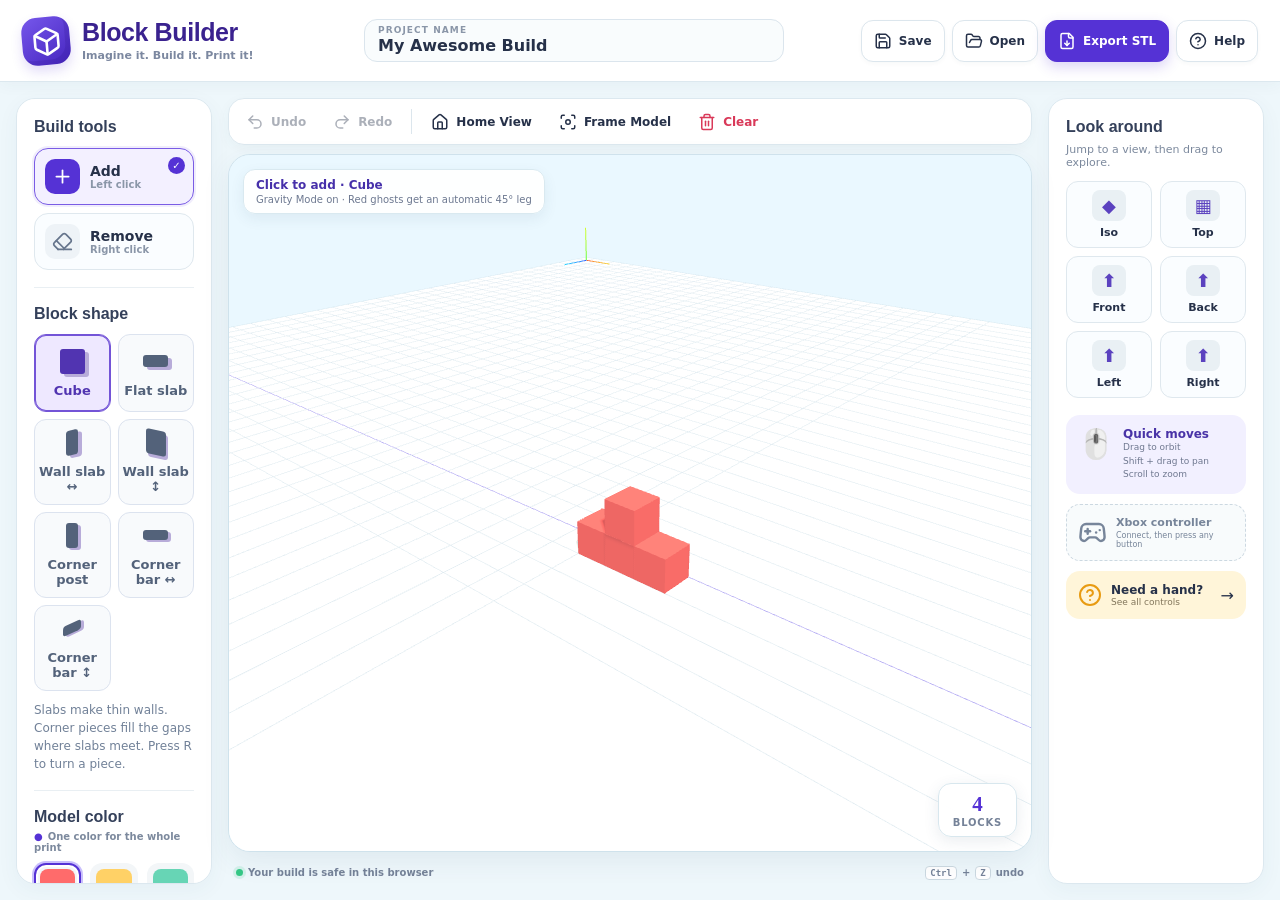
<file: games/block-builder/index.html>
<!doctype html>
<html lang="en">
  <head>
    <meta charset="UTF-8" />
    <meta name="viewport" content="width=device-width, initial-scale=1.0" />
    <meta name="theme-color" content="#5532d5" />
    <meta name="description" content="Build colorful 3D creations from blocks and export them for 3D printing." />
    <meta property="og:type" content="website" />
    <meta property="og:title" content="Block Builder" />
    <meta property="og:description" content="Imagine it. Build it. Print it!" />
    <meta property="og:image" content="http://localhost:5173/og.png" />
    <meta property="og:image:width" content="1200" />
    <meta property="og:image:height" content="630" />
    <meta property="og:image:alt" content="Block Builder with colorful toy-like voxel creations" />
    <meta name="twitter:card" content="summary_large_image" />
    <meta name="twitter:title" content="Block Builder" />
    <meta name="twitter:description" content="Imagine it. Build it. Print it!" />
    <meta name="twitter:image" content="http://localhost:5173/og.png" />
    <title>Block Builder</title>
    <script type="module" crossorigin src="/games/block-builder/assets/index-C-D2N-CK.js"></script>
    <link rel="stylesheet" crossorigin href="/games/block-builder/assets/index-Du6dbFU4.css">
  </head>
  <body><div id="root"></div></body>
</html>
</file>
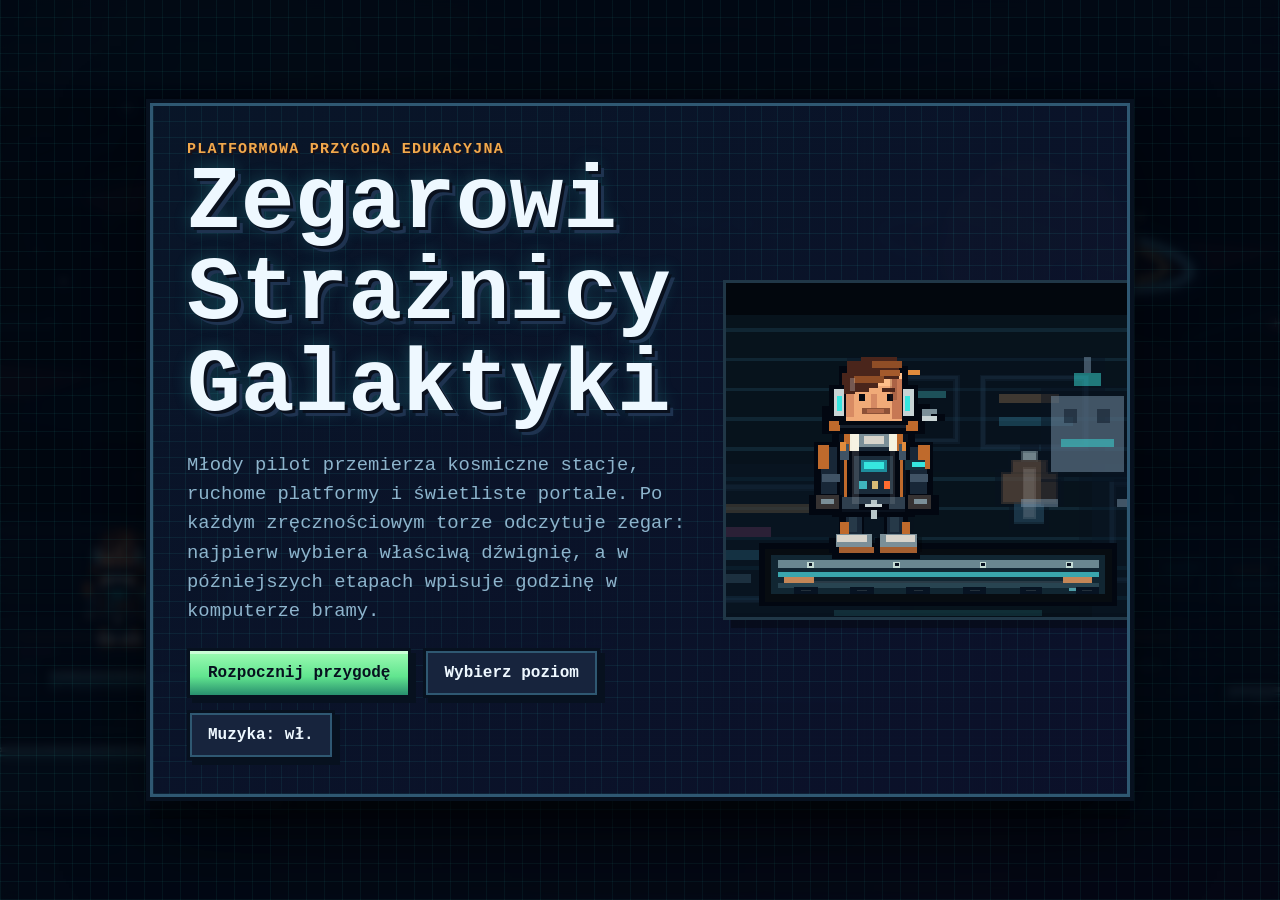
<file: games/clock/index.html>
<!doctype html>
<html lang="pl">
<head>
  <meta charset="utf-8">
  <meta name="viewport" content="width=device-width, initial-scale=1, viewport-fit=cover">
  <title>Zegarowi Strażnicy Galaktyki</title>
  <style>
    :root {
      --ink: #eef8ff;
      --muted: #8db4cc;
      --panel: rgba(8, 19, 37, 0.90);
      --panel-strong: rgba(7, 17, 34, 0.96);
      --cyan: #38e6df;
      --lime: #67f6a3;
      --gold: #f2a84b;
      --pink: #df4c9f;
      --violet: #5f73b7;
      --danger: #f0675e;
      --ok: #61e58f;
      --shadow: 0 0 0 4px #07111f, 0 22px 0 rgba(0, 0, 0, 0.24), 0 34px 80px rgba(0, 0, 0, 0.55);
    }

    * {
      box-sizing: border-box;
      -webkit-tap-highlight-color: transparent;
    }

    html,
    body {
      width: 100%;
      height: 100%;
      margin: 0;
      overflow: hidden;
      color: var(--ink);
      font-family: "Courier New", "Trebuchet MS", system-ui, monospace;
      background:
        linear-gradient(90deg, rgba(255,255,255,0.03) 1px, transparent 1px),
        linear-gradient(0deg, rgba(255,255,255,0.03) 1px, transparent 1px),
        radial-gradient(circle at 15% 8%, rgba(56, 230, 223, 0.12), transparent 28%),
        radial-gradient(circle at 78% 62%, rgba(223, 76, 159, 0.12), transparent 36%),
        linear-gradient(145deg, #030611 0%, #081728 44%, #180b25 100%);
      background-size: auto, 24px 24px, auto, auto, auto;
    }

    button {
      font: inherit;
    }

    #gameShell {
      position: relative;
      width: 100vw;
      height: 100vh;
      display: grid;
      place-items: center;
      isolation: isolate;
    }

    #gameCanvas {
      width: min(100vw, calc(100vh * 16 / 9));
      height: min(100vh, calc(100vw * 9 / 16));
      display: block;
      border-radius: 0;
      image-rendering: pixelated;
      image-rendering: crisp-edges;
      box-shadow: var(--shadow), inset 0 0 0 3px #1c3554, inset 0 0 0 6px #030611;
      background: #050b18;
    }

    .screen {
      position: absolute;
      inset: 0;
      z-index: 20;
      display: grid;
      place-items: center;
      padding: 22px;
      background:
        linear-gradient(90deg, rgba(56,230,223,0.06) 1px, transparent 1px),
        linear-gradient(0deg, rgba(56,230,223,0.06) 1px, transparent 1px),
        rgba(2, 7, 18, 0.86);
      background-size: 18px 18px;
      backdrop-filter: blur(4px);
    }

    .screen.hidden,
    .hidden {
      display: none !important;
    }

    .panel {
      width: min(980px, 94vw);
      max-height: min(92vh, 820px);
      overflow: auto;
      padding: clamp(20px, 3vw, 34px);
      border: 3px solid #2f5872;
      border-radius: 0;
      background:
        linear-gradient(90deg, rgba(56,230,223,0.07) 1px, transparent 1px),
        linear-gradient(0deg, rgba(56,230,223,0.07) 1px, transparent 1px),
        linear-gradient(145deg, rgba(9, 22, 41, 0.96), rgba(12, 17, 43, 0.94));
      background-size: 16px 16px, 16px 16px, auto;
      box-shadow: var(--shadow);
    }

    .panel.narrow {
      width: min(760px, 94vw);
    }

    .eyebrow {
      color: var(--gold);
      font-size: 0.94rem;
      font-weight: 800;
      letter-spacing: 0.08em;
      text-transform: uppercase;
      text-shadow: 2px 2px 0 #1b1117;
    }

    h1,
    h2 {
      margin: 0;
      letter-spacing: 0;
      line-height: 1.02;
    }

    h1 {
      max-width: 760px;
      font-size: clamp(2.25rem, 7vw, 5.8rem);
      text-shadow: 3px 3px 0 #09101d, 6px 6px 0 #1f3350, 0 0 18px rgba(56, 230, 223, 0.26);
    }

    h2 {
      font-size: clamp(1.7rem, 4vw, 3.2rem);
    }

    p {
      color: var(--muted);
      font-size: clamp(1rem, 2.2vw, 1.18rem);
      line-height: 1.55;
    }

    .hero-layout {
      display: grid;
      grid-template-columns: minmax(0, 1.15fr) minmax(240px, 0.85fr);
      gap: clamp(18px, 4vw, 36px);
      align-items: center;
    }

    .hero-art {
      min-height: 320px;
      position: relative;
      border-radius: 0;
      overflow: hidden;
      background:
        linear-gradient(90deg, rgba(56,230,223,0.11) 1px, transparent 1px),
        linear-gradient(0deg, rgba(56,230,223,0.08) 1px, transparent 1px),
        radial-gradient(circle at 78% 24%, rgba(223, 76, 159, 0.26), transparent 32%),
        linear-gradient(160deg, rgba(5, 13, 28, 0.96), rgba(15, 22, 46, 0.92));
      background-size: 18px 18px, 18px 18px, auto, auto;
      border: 3px solid #2f5872;
      box-shadow: inset 0 0 0 3px #07111f, 8px 8px 0 rgba(0,0,0,0.32);
    }

    .hero-art::before {
      content: "";
      position: absolute;
      width: 172px;
      height: 172px;
      left: 48%;
      top: 46%;
      transform: translate(-50%, -50%);
      border-radius: 50%;
      background:
        linear-gradient(90deg, transparent 0 22%, rgba(255,255,255,0.12) 22% 26%, transparent 26% 100%),
        radial-gradient(circle at 36% 30%, #fff4b2 0 0.48rem, transparent 0.54rem),
        radial-gradient(circle at 50% 50%, #f2a84b 0 36%, #cf6758 37% 58%, #5269a8 59% 100%);
      box-shadow: 0 0 0 4px #07111f, 0 0 0 8px #38e6df, 0 0 34px rgba(56, 230, 223, 0.34);
    }

    .hero-art::after {
      content: "";
      position: absolute;
      width: 250px;
      height: 54px;
      left: 48%;
      top: 46%;
      transform: translate(-50%, -50%) rotate(-12deg);
      border: 5px solid rgba(56, 230, 223, 0.62);
      border-left-color: transparent;
      border-right-color: transparent;
      border-radius: 50%;
      filter: drop-shadow(0 0 8px rgba(56, 230, 223, 0.65));
    }

    .hero-art.scene-card {
      min-height: 340px;
      aspect-ratio: 702 / 514;
      background: #03080e;
      border-color: #203747;
    }

    .hero-art.scene-card::before,
    .hero-art.scene-card::after {
      content: none;
    }

    .hero-scene {
      position: absolute;
      inset: 0;
      width: 100%;
      height: 100%;
      object-fit: cover;
      object-position: center;
      image-rendering: pixelated;
    }

    .tiny-ship,
    .tiny-robot,
    .tiny-sword,
    .tiny-astronaut,
    .tiny-astronaut span {
      position: absolute;
    }

    .tiny-ship,
    .tiny-robot,
    .tiny-sword,
    .tiny-astronaut {
      filter: drop-shadow(0 0 12px rgba(83, 225, 255, 0.48));
    }

    .tiny-ship {
      width: 108px;
      height: 54px;
      left: 10%;
      top: 18%;
      z-index: 1;
      border-radius: 0;
      background: linear-gradient(90deg, #6b7f99, #38e6df 55%, #24364e);
      clip-path: polygon(0 55%, 58% 10%, 100% 50%, 58% 90%);
      box-shadow: inset -8px -8px 0 rgba(0,0,0,0.28);
    }

    .tiny-robot {
      right: 13%;
      bottom: 15%;
      z-index: 2;
      width: 74px;
      height: 86px;
      border-radius: 0;
      background: linear-gradient(180deg, #b7d1d9, #38e6df);
      box-shadow: 0 0 0 4px #07111f, inset -8px -10px 0 rgba(30, 77, 150, 0.38);
    }

    .tiny-robot::before,
    .tiny-robot::after {
      content: "";
      position: absolute;
      top: 24px;
      width: 12px;
      height: 12px;
      border-radius: 0;
      background: #142650;
    }

    .tiny-robot::before {
      left: 20px;
    }

    .tiny-robot::after {
      right: 20px;
    }

    .tiny-sword {
      width: 12px;
      height: 136px;
      right: 28%;
      top: 12%;
      border-radius: 0;
      background: linear-gradient(180deg, transparent 0 12%, #82fff0 13% 82%, #45536f 83% 100%);
      box-shadow: 0 0 12px #38e6df, 0 0 28px rgba(56, 230, 223, 0.65);
      transform: rotate(35deg);
      z-index: 1;
    }

    .tiny-astronaut {
      left: 10%;
      bottom: 10%;
      width: 176px;
      height: 226px;
      filter: drop-shadow(10px 10px 0 rgba(0,0,0,0.34));
      z-index: 3;
    }

    .tiny-astronaut .pack {
      left: 16px;
      top: 88px;
      width: 36px;
      height: 82px;
      background: #314866;
      box-shadow: 0 0 0 5px #07111f, inset -8px -8px 0 #15243b;
    }

    .tiny-astronaut .torso {
      left: 50px;
      top: 86px;
      width: 78px;
      height: 100px;
      background: #1b2a45;
      box-shadow: 0 0 0 6px #07111f, inset 0 12px 0 #7f9cb2, inset 0 -14px 0 #0d1b32;
    }

    .tiny-astronaut .chest {
      left: 66px;
      top: 108px;
      width: 46px;
      height: 38px;
      background:
        linear-gradient(90deg, #38e6df 0 34%, transparent 34% 44%, #f2a84b 44% 62%, transparent 62% 72%, #61e58f 72%);
      box-shadow: 0 0 0 5px #07111f;
    }

    .tiny-astronaut .strap-a,
    .tiny-astronaut .strap-b {
      top: 96px;
      width: 14px;
      height: 96px;
      background: #c07a45;
      box-shadow: 0 0 0 4px #07111f;
    }

    .tiny-astronaut .strap-a {
      left: 52px;
      transform: skewX(-14deg);
    }

    .tiny-astronaut .strap-b {
      right: 48px;
      transform: skewX(14deg);
    }

    .tiny-astronaut .neck {
      left: 62px;
      top: 66px;
      width: 54px;
      height: 30px;
      background: #c07a45;
      box-shadow: 0 0 0 6px #07111f;
    }

    .tiny-astronaut .head {
      left: 54px;
      top: 30px;
      width: 66px;
      height: 58px;
      background: #f1b188;
      box-shadow: 0 0 0 6px #07111f, inset -8px -7px 0 #c78367;
    }

    .tiny-astronaut .hair {
      left: 48px;
      top: 16px;
      width: 76px;
      height: 30px;
      background: #6b3b2d;
      box-shadow: 0 0 0 5px #07111f, inset 18px 0 0 #8d5137, inset 42px 0 0 #4b2b24;
    }

    .tiny-astronaut .eye-a,
    .tiny-astronaut .eye-b {
      top: 54px;
      width: 7px;
      height: 7px;
      background: #07111f;
    }

    .tiny-astronaut .eye-a {
      left: 72px;
    }

    .tiny-astronaut .eye-b {
      left: 98px;
    }

    .tiny-astronaut .helmet {
      left: 0;
      bottom: 2px;
      width: 70px;
      height: 58px;
      background: #d2e2e8;
      box-shadow: 0 0 0 6px #07111f, inset 10px 12px 0 #38e6df, inset -10px -12px 0 #315071;
    }

    .tiny-astronaut .arm-a,
    .tiny-astronaut .arm-b {
      top: 98px;
      width: 24px;
      height: 82px;
      background: #223654;
      box-shadow: 0 0 0 5px #07111f, inset 0 18px 0 #c07a45;
    }

    .tiny-astronaut .arm-a {
      left: 26px;
      transform: rotate(13deg);
    }

    .tiny-astronaut .arm-b {
      right: 18px;
      transform: rotate(-18deg);
    }

    .tiny-astronaut .leg-a,
    .tiny-astronaut .leg-b {
      top: 184px;
      width: 30px;
      height: 40px;
      background: #223654;
      box-shadow: 0 0 0 5px #07111f, inset 0 25px 0 #c07a45;
    }

    .tiny-astronaut .leg-a {
      left: 58px;
    }

    .tiny-astronaut .leg-b {
      left: 98px;
    }

    .tiny-astronaut {
      left: 7%;
      bottom: 4%;
      width: 192px;
      height: 246px;
      filter: drop-shadow(12px 12px 0 rgba(0,0,0,0.38));
      z-index: 3;
    }

    .tiny-astronaut span {
      image-rendering: pixelated;
    }

    .tiny-astronaut .pack {
      left: 24px;
      top: 98px;
      width: 34px;
      height: 84px;
      background: linear-gradient(180deg, #30475e, #182536);
      box-shadow: 0 0 0 5px #050b15, inset -7px -8px 0 #0b1625, inset 0 14px 0 #496276;
      z-index: 1;
    }

    .tiny-astronaut .torso {
      left: 58px;
      top: 96px;
      width: 80px;
      height: 96px;
      background: linear-gradient(180deg, #263949, #0d1827 62%, #07101d);
      box-shadow:
        0 0 0 6px #050b15,
        inset 0 12px 0 #d8e5e8,
        inset 0 23px 0 #5d7182,
        inset -10px -8px 0 #07111f;
      z-index: 3;
    }

    .tiny-astronaut .chest {
      left: 74px;
      top: 124px;
      width: 48px;
      height: 42px;
      background:
        linear-gradient(90deg, transparent 0 10%, #38e6df 10% 62%, transparent 62% 100%),
        linear-gradient(180deg, #233648, #101c2b);
      box-shadow:
        0 0 0 5px #050b15,
        inset 0 -10px 0 #0a1320,
        8px 28px 0 -4px #f07a36,
        -8px 28px 0 -4px #67d6e6,
        0 28px 0 -4px #d5bb69;
      z-index: 5;
    }

    .tiny-astronaut .strap-a,
    .tiny-astronaut .strap-b {
      top: 104px;
      width: 12px;
      height: 88px;
      background: #edf4f0;
      box-shadow: 0 0 0 4px #050b15, inset -4px 0 0 #aab9bd;
      z-index: 4;
    }

    .tiny-astronaut .strap-a {
      left: 55px;
      transform: skewX(-10deg);
    }

    .tiny-astronaut .strap-b {
      right: 50px;
      transform: skewX(10deg);
    }

    .tiny-astronaut .belt {
      left: 56px;
      top: 186px;
      width: 82px;
      height: 18px;
      background: #111a24;
      box-shadow: 0 0 0 5px #050b15, inset 28px 0 0 #d0d7d8, inset 36px 4px 0 #526575, inset 58px 0 0 #c06d37;
      z-index: 6;
    }

    .tiny-astronaut .neck {
      left: 69px;
      top: 74px;
      width: 56px;
      height: 30px;
      background: #c06d37;
      box-shadow: 0 0 0 6px #050b15, inset 0 8px 0 #f0b783;
      z-index: 3;
    }

    .tiny-astronaut .head {
      left: 59px;
      top: 30px;
      width: 72px;
      height: 62px;
      background: #f0ab7a;
      box-shadow: 0 0 0 6px #050b15, inset -9px -8px 0 #bd7258, inset 14px 0 0 rgba(255,255,255,0.16);
      z-index: 7;
    }

    .tiny-astronaut .hair {
      left: 52px;
      top: 16px;
      width: 78px;
      height: 34px;
      background:
        linear-gradient(90deg, #9c562f 0 28%, #5d2c22 28% 56%, #301a19 56% 100%);
      box-shadow:
        0 0 0 5px #050b15,
        9px -7px 0 #6a3324,
        24px -9px 0 #3b201d,
        47px -5px 0 #2c1716,
        inset 0 10px 0 rgba(230, 137, 70, 0.25);
      z-index: 9;
    }

    .tiny-astronaut .eye-a,
    .tiny-astronaut .eye-b {
      top: 57px;
      width: 8px;
      height: 9px;
      background: #07111f;
      box-shadow: 0 -2px 0 #233648;
      z-index: 10;
    }

    .tiny-astronaut .eye-a {
      left: 76px;
    }

    .tiny-astronaut .eye-b {
      left: 104px;
    }

    .tiny-astronaut .mouth {
      left: 83px;
      top: 78px;
      width: 28px;
      height: 6px;
      background: #7b3f2c;
      box-shadow: 0 2px 0 #d58b64;
      z-index: 10;
    }

    .tiny-astronaut .ear-a,
    .tiny-astronaut .ear-b {
      top: 52px;
      width: 16px;
      height: 46px;
      background: #d7e0de;
      box-shadow: 0 0 0 5px #050b15, inset 5px 14px 0 #38e6df, inset -4px 0 0 #87979c;
      z-index: 8;
    }

    .tiny-astronaut .ear-a {
      left: 43px;
    }

    .tiny-astronaut .ear-b {
      left: 130px;
    }

    .tiny-astronaut .mic {
      left: 124px;
      top: 84px;
      width: 34px;
      height: 8px;
      background: #d7e0de;
      box-shadow: 0 0 0 4px #050b15, 22px 8px 0 -2px #d7e0de, 22px 8px 0 2px #050b15;
      z-index: 10;
    }

    .tiny-astronaut .shoulder-a,
    .tiny-astronaut .shoulder-b {
      top: 104px;
      width: 30px;
      height: 24px;
      background: #c06d37;
      box-shadow: 0 0 0 5px #050b15, inset -7px -5px 0 #733d27;
      z-index: 2;
    }

    .tiny-astronaut .shoulder-a {
      left: 34px;
    }

    .tiny-astronaut .shoulder-b {
      left: 132px;
    }

    .tiny-astronaut .arm-a,
    .tiny-astronaut .arm-b {
      top: 124px;
      width: 26px;
      height: 74px;
      background: #233648;
      box-shadow: 0 0 0 5px #050b15, inset 0 30px 0 #30475e, inset 0 48px 0 #c06d37;
      z-index: 2;
    }

    .tiny-astronaut .arm-a {
      left: 28px;
      transform: rotate(6deg);
    }

    .tiny-astronaut .arm-b {
      right: 22px;
      transform: rotate(-7deg);
    }

    .tiny-astronaut .glove-a,
    .tiny-astronaut .glove-b {
      top: 196px;
      width: 31px;
      height: 24px;
      background: #2c3134;
      box-shadow: 0 0 0 5px #050b15, inset 0 9px 0 #4a5052;
      z-index: 4;
    }

    .tiny-astronaut .glove-a {
      left: 22px;
    }

    .tiny-astronaut .glove-b {
      right: 16px;
    }

    .tiny-astronaut .leg-a,
    .tiny-astronaut .leg-b {
      top: 200px;
      width: 34px;
      height: 42px;
      background: #263949;
      box-shadow: 0 0 0 5px #050b15, inset 0 22px 0 #121c29, inset 0 -8px 0 #c06d37;
      z-index: 2;
    }

    .tiny-astronaut .leg-a {
      left: 62px;
    }

    .tiny-astronaut .leg-b {
      left: 106px;
    }

    .tiny-astronaut .boot-a,
    .tiny-astronaut .boot-b {
      top: 236px;
      width: 42px;
      height: 18px;
      background: #303335;
      box-shadow: 0 0 0 5px #050b15, inset 0 8px 0 #67615a;
      z-index: 3;
    }

    .tiny-astronaut .boot-a {
      left: 54px;
    }

    .tiny-astronaut .boot-b {
      left: 106px;
    }

    .tiny-astronaut .helmet {
      left: 0;
      bottom: 4px;
      width: 72px;
      height: 60px;
      background: #d8e5e8;
      box-shadow: 0 0 0 6px #050b15, inset 9px 12px 0 #38e6df, inset -12px -14px 0 #30475e;
      z-index: 5;
    }

    .tiny-astronaut .visor {
      left: 12px;
      bottom: 22px;
      width: 38px;
      height: 22px;
      background: #07111f;
      box-shadow: 0 0 0 4px #38e6df, inset 8px 4px 0 rgba(255,255,255,0.24);
      z-index: 6;
    }

    .actions,
    .row-actions {
      display: flex;
      flex-wrap: wrap;
      gap: 12px;
      align-items: center;
      margin-top: 22px;
    }

    .btn {
      min-height: 48px;
      padding: 13px 18px;
      border: 3px solid #07111f;
      border-radius: 0;
      color: #07111f;
      font-weight: 900;
      cursor: pointer;
      background: linear-gradient(180deg, #ffd779, #f2a84b 58%, #8e5438);
      box-shadow: 5px 5px 0 #07111f, inset 0 3px 0 rgba(255, 255, 255, 0.46);
      transition: transform 0.16s ease, filter 0.16s ease;
    }

    .btn:hover {
      transform: translateY(-2px);
      filter: brightness(1.06);
    }

    .btn:active {
      transform: translateY(1px) scale(0.99);
    }

    .btn.secondary {
      color: var(--ink);
      background: #17243d;
      box-shadow: 5px 5px 0 #07111f, inset 0 0 0 2px #2f5872;
    }

    .btn.green {
      background: linear-gradient(180deg, #9efcb4, #61e58f 58%, #288f6e);
      box-shadow: 5px 5px 0 #07111f, inset 0 3px 0 rgba(255, 255, 255, 0.46);
    }

    .level-grid {
      display: grid;
      grid-template-columns: repeat(2, minmax(0, 1fr));
      gap: 14px;
      margin: 22px 0;
    }

    .level-card {
      min-height: 158px;
      padding: 18px;
      border: 3px solid #2f5872;
      border-radius: 0;
      color: var(--ink);
      text-align: left;
      cursor: pointer;
      background:
        linear-gradient(90deg, rgba(56,230,223,0.06) 1px, transparent 1px),
        linear-gradient(145deg, rgba(12, 29, 52, 0.96), rgba(18, 25, 55, 0.92));
      background-size: 14px 14px, auto;
      box-shadow: 6px 6px 0 rgba(0, 0, 0, 0.38);
    }

    .level-card strong {
      display: block;
      font-size: 1.2rem;
      color: #fff;
      margin-bottom: 8px;
    }

    .level-card span {
      display: block;
      color: var(--muted);
      line-height: 1.38;
    }

    .tutorial-list {
      display: grid;
      grid-template-columns: repeat(2, minmax(0, 1fr));
      gap: 12px;
      margin: 18px 0;
    }

    .tip {
      padding: 14px 16px;
      border-radius: 0;
      background: #0d1b32;
      border: 2px solid #2f5872;
      color: #c9e3ef;
      line-height: 1.45;
    }

    #hud {
      position: absolute;
      z-index: 8;
      top: max(12px, env(safe-area-inset-top));
      right: max(12px, env(safe-area-inset-right));
      display: flex;
      flex-wrap: wrap;
      gap: 9px;
      justify-content: flex-end;
      max-width: min(720px, 58vw);
      pointer-events: none;
    }

    .hud-pill {
      min-height: 38px;
      display: inline-flex;
      align-items: center;
      gap: 8px;
      padding: 8px 12px;
      border-radius: 0;
      background: #081322;
      border: 2px solid #2f5872;
      color: #eaf3ff;
      font-weight: 800;
      box-shadow: 4px 4px 0 #030611;
    }

    #menuButton,
    #musicButton {
      pointer-events: auto;
      min-height: 38px;
      border-radius: 0;
      padding: 8px 13px;
      border: 2px solid #07111f;
      color: #07111f;
      font-weight: 900;
      background: linear-gradient(180deg, #a8ffff, #38e6df 62%, #237b8d);
      cursor: pointer;
    }

    #musicButton.off {
      color: #c9e3ef;
      background: linear-gradient(180deg, #25394d, #10203a 62%, #07111f);
      border-color: #2f5872;
    }

    #feedback {
      position: absolute;
      z-index: 11;
      left: 50%;
      top: max(18px, env(safe-area-inset-top));
      width: min(560px, 90vw);
      transform: translate(-50%, -140%);
      padding: 14px 18px;
      border-radius: 0;
      background: var(--panel-strong);
      border: 3px solid #2f5872;
      box-shadow: var(--shadow);
      opacity: 0;
      transition: transform 0.24s ease, opacity 0.24s ease;
      pointer-events: none;
      text-align: center;
    }

    #feedback.visible {
      transform: translate(-50%, 0);
      opacity: 1;
    }

    #feedback strong {
      display: block;
      font-size: 1.08rem;
      margin-bottom: 4px;
    }

    #feedback.ok strong {
      color: var(--ok);
    }

    #feedback.try strong {
      color: var(--gold);
    }

    #feedback small {
      display: block;
      color: #dbe8ff;
      font-size: 0.96rem;
      line-height: 1.35;
    }

    .terminal-overlay {
      position: absolute;
      inset: 0;
      z-index: 30;
      display: grid;
      place-items: center;
      padding: 18px;
      background: rgba(2, 7, 18, 0.54);
      backdrop-filter: blur(2px);
    }

    .terminal-card {
      width: min(760px, 94vw);
      padding: 22px;
      border: 3px solid #38e6df;
      border-radius: 0;
      background:
        linear-gradient(90deg, rgba(56,230,223,0.10) 1px, transparent 1px),
        linear-gradient(0deg, rgba(56,230,223,0.08) 1px, transparent 1px),
        #07111f;
      background-size: 16px 16px;
      box-shadow: var(--shadow), inset 0 0 0 3px #10203a;
    }

    .terminal-card h2 {
      margin-top: 6px;
      font-size: clamp(1.55rem, 4vw, 2.45rem);
    }

    .terminal-card p {
      margin: 12px 0;
      font-size: 1rem;
    }

    .terminal-content {
      display: grid;
      grid-template-columns: 220px minmax(0, 1fr);
      gap: 18px;
      align-items: center;
      margin-top: 14px;
    }

    #terminalClock {
      width: 220px;
      height: 220px;
      display: block;
      border: 3px solid #2f5872;
      background: #07111f;
      image-rendering: pixelated;
      box-shadow: inset 0 0 0 4px #030914, 0 0 22px rgba(56, 230, 223, 0.22);
    }

    .terminal-row {
      display: grid;
      grid-template-columns: minmax(0, 1fr) auto;
      gap: 12px;
      align-items: center;
      margin-top: 18px;
    }

    #terminalInput {
      width: 100%;
      min-height: 54px;
      padding: 10px 14px;
      border: 3px solid #2f5872;
      border-radius: 0;
      color: #eef8ff;
      font: 900 1.35rem "Courier New", monospace;
      background: #030914;
      outline: none;
      box-shadow: inset 0 0 0 3px #07111f;
    }

    #terminalInput:focus {
      border-color: #61e58f;
      box-shadow: 0 0 0 3px rgba(97, 229, 143, 0.24), inset 0 0 0 3px #07111f;
    }

    #terminalMessage {
      min-height: 24px;
      color: #bdf6c9;
      font-weight: 800;
    }

    @media (max-width: 560px) {
      .terminal-content,
      .terminal-row {
        grid-template-columns: 1fr;
      }

      #terminalClock {
        width: min(220px, 70vw);
        height: min(220px, 70vw);
        margin: 0 auto;
      }
    }

    #robotSpeech {
      position: absolute;
      z-index: 9;
      left: max(14px, env(safe-area-inset-left));
      bottom: max(16px, calc(env(safe-area-inset-bottom) + 12px));
      width: min(520px, calc(100vw - 28px));
      padding: 13px 16px 13px 58px;
      border-radius: 0;
      background: rgba(7, 17, 34, 0.94);
      border: 3px solid #2f5872;
      color: #eaf3ff;
      font-weight: 800;
      box-shadow: 5px 5px 0 #030611;
      pointer-events: none;
    }

    #robotSpeech::before {
      content: "";
      position: absolute;
      left: 14px;
      top: 50%;
      width: 30px;
      height: 30px;
      transform: translateY(-50%);
      border-radius: 0;
      background:
        linear-gradient(90deg, transparent 0 22%, #081322 22% 32%, transparent 32% 64%, #081322 64% 74%, transparent 74%),
        linear-gradient(180deg, #c5f7ff, #38e6df);
      box-shadow: 0 0 0 3px #07111f;
    }

    #touchControls {
      position: absolute;
      z-index: 10;
      inset: auto 0 max(14px, env(safe-area-inset-bottom)) 0;
      display: none;
      justify-content: space-between;
      align-items: flex-end;
      padding: 0 max(18px, env(safe-area-inset-right)) 0 max(18px, env(safe-area-inset-left));
      pointer-events: none;
    }

    .touch-cluster {
      display: flex;
      gap: 12px;
      pointer-events: auto;
    }

    .touch-btn {
      width: clamp(58px, 12vw, 78px);
      height: clamp(58px, 12vw, 78px);
      border-radius: 0;
      border: 3px solid #07111f;
      color: #fff;
      font-size: 1.55rem;
      font-weight: 900;
      background: #10203a;
      box-shadow: 5px 5px 0 rgba(0, 0, 0, 0.44), inset 0 0 0 2px #2f5872;
    }

    .touch-btn.jump {
      background: #f2a84b;
      color: #07111f;
    }

    .touch-btn.action {
      width: clamp(92px, 18vw, 124px);
      background: #61e58f;
      color: #07111f;
      font-size: 0.92rem;
    }

    @media (pointer: coarse), (max-width: 820px) {
      #touchControls.playing {
        display: flex;
      }

      #hud {
        left: 10px;
        right: 10px;
        max-width: none;
        justify-content: center;
      }

      #robotSpeech {
        bottom: 102px;
        font-size: 0.92rem;
      }
    }

    @media (max-width: 760px) {
      .hero-layout,
      .level-grid,
      .tutorial-list {
        grid-template-columns: 1fr;
      }

      .hero-art {
        min-height: 210px;
      }

      .tiny-astronaut {
        transform: scale(0.72);
        transform-origin: left bottom;
      }

      .panel {
        border-radius: 0;
      }
    }
  </style>
</head>
<body>
  <main id="gameShell" aria-label="Gra edukacyjna o zegarze analogowym">
    <canvas id="gameCanvas" width="1280" height="720"></canvas>

    <div id="hud" class="hidden">
      <div class="hud-pill" id="hudPlanet">Planeta 1</div>
      <div class="hud-pill" id="hudStage">Etap 1/4</div>
      <button id="musicButton" type="button" aria-pressed="true">Muzyka: wł.</button>
      <button id="menuButton" type="button">Menu</button>
    </div>

    <div id="feedback" role="status" aria-live="polite"></div>
    <div id="robotSpeech" class="hidden" aria-live="polite"></div>

    <div id="terminalOverlay" class="terminal-overlay hidden" role="dialog" aria-modal="true" aria-labelledby="terminalTitle">
      <form id="terminalForm" class="terminal-card">
        <div class="eyebrow">Komputer bramy</div>
        <h2 id="terminalTitle">Wpisz godzinę</h2>
        <div class="terminal-content">
          <canvas id="terminalClock" width="240" height="240" aria-label="Zegar do odczytania"></canvas>
          <div>
            <p>Odczytaj tarczę zegara i wpisz czas cyframi. Przykład: <strong>7:05</strong> albo <strong>7.05</strong>.</p>
            <div class="terminal-row">
              <input id="terminalInput" type="text" inputmode="numeric" autocomplete="off" spellcheck="false" placeholder="na przykład: 4.25" aria-label="Wpisz godzinę z zegara">
              <button class="btn green" type="submit">Podłącz</button>
            </div>
        <p id="terminalMessage" aria-live="polite">Wpisz godzinę i naciśnij Podłącz.</p>
          </div>
        </div>
        <div class="row-actions">
          <button class="btn secondary" type="button" id="terminalClose">Wróć do etapu</button>
        </div>
      </form>
    </div>

    <div id="touchControls" aria-label="Sterowanie dotykowe">
      <div class="touch-cluster">
        <button class="touch-btn" type="button" data-touch="left" aria-label="W lewo">‹</button>
        <button class="touch-btn" type="button" data-touch="right" aria-label="W prawo">›</button>
      </div>
      <div class="touch-cluster">
        <button class="touch-btn jump" type="button" data-touch="jump" aria-label="Skok">↑</button>
        <button class="touch-btn action" type="button" data-touch="action" aria-label="Użyj dźwigni albo komputera spacją">SPACJA</button>
      </div>
    </div>

    <section id="screen" class="screen"></section>
  </main>

  <script>
    (() => {
      "use strict";

      const canvas = document.getElementById("gameCanvas");
      const ctx = canvas.getContext("2d");
      const screen = document.getElementById("screen");
      const hud = document.getElementById("hud");
      const musicButton = document.getElementById("musicButton");
      const touchControls = document.getElementById("touchControls");
      const feedback = document.getElementById("feedback");
      const robotSpeech = document.getElementById("robotSpeech");
      const terminalOverlay = document.getElementById("terminalOverlay");
      const terminalForm = document.getElementById("terminalForm");
      const terminalInput = document.getElementById("terminalInput");
      const terminalMessage = document.getElementById("terminalMessage");
      const terminalClose = document.getElementById("terminalClose");
      const terminalClock = document.getElementById("terminalClock");
      const terminalClockCtx = terminalClock.getContext("2d");

      const W = canvas.width;
      const H = canvas.height;
      const TAU = Math.PI * 2;

      const keys = {
        left: false,
        right: false,
        jump: false,
        action: false,
        down: false
      };

      let jumpQueued = false;
      let actionQueued = false;
      let lastTime = 0;
      let audioCtx = null;
      let feedbackTimer = 0;
      let robotTimer = 0;

      const player = {
        x: 92,
        y: 480,
        w: 52,
        h: 76,
        vx: 0,
        vy: 0,
        onGround: false,
        onLadder: false,
        facing: 1,
        answerCooldown: 0,
        actionCooldown: 0,
        dead: false,
        coyote: 0
      };

      const state = {
        playing: false,
        mode: "adventure",
        pendingStart: null,
        levelIndex: 0,
        stageIndex: 0,
        currentQuestion: null,
        stageTask: null,
        answerMode: "lever",
        answerLevers: [],
        terminal: null,
        crate: null,
        layout: null,
        activeLever: null,
        activeTerminal: false,
        terminalOpen: false,
        worldWidth: 3260,
        cameraX: 0,
        gateOpen: false,
        stageSolved: false,
        resetTimer: 0,
        musicEnabled: true,
        stageTime: 0,
        hintShown: false,
        boss: null,
        particles: [],
        stars: []
      };

      const music = {
        master: null,
        timer: null,
        track: "moonlight",
        profileKey: "",
        nextTime: 0,
        step: 0,
        beatSeconds: 60 / 144,
        stepsPerBeat: 4,
        totalSteps: 512
      };

      const heroicBars = [
        { bass: 36, chord: [48, 55, 60, 63, 67], dyn: 0.78 },
        { bass: 31, chord: [43, 50, 55, 59, 62, 65], dyn: 0.82 },
        { bass: 39, chord: [51, 55, 60, 63, 67], dyn: 0.72 },
        { bass: 31, chord: [43, 50, 55, 59, 62, 67], dyn: 0.94 },
        { bass: 32, chord: [44, 51, 56, 60, 63], dyn: 1.08 },
        { bass: 41, chord: [41, 48, 53, 56, 60], dyn: 0.55 },
        { bass: 38, chord: [50, 56, 62, 65, 68], dyn: 0.68 },
        { bass: 31, chord: [43, 50, 55, 59, 62, 67], dyn: 1.16 },
        { bass: 39, chord: [51, 55, 58, 63, 67], dyn: 0.52 },
        { bass: 34, chord: [46, 53, 58, 62, 65], dyn: 0.50 },
        { bass: 36, chord: [48, 55, 60, 63, 67], dyn: 0.60 },
        { bass: 43, chord: [43, 50, 55, 58, 62], dyn: 0.46 },
        { bass: 32, chord: [44, 51, 56, 60, 63], dyn: 0.72 },
        { bass: 41, chord: [41, 48, 53, 56, 60], dyn: 0.62 },
        { bass: 38, chord: [50, 56, 62, 65, 68], dyn: 0.86 },
        { bass: 31, chord: [43, 50, 55, 59, 62, 67], dyn: 1.18 },
        { bass: 36, chord: [48, 54, 57, 63, 66], dyn: 0.72 },
        { bass: 41, chord: [41, 48, 53, 56, 65], dyn: 0.82 },
        { bass: 34, chord: [46, 53, 58, 62, 67], dyn: 0.88 },
        { bass: 39, chord: [51, 55, 58, 63, 70], dyn: 0.62 },
        { bass: 32, chord: [44, 51, 56, 59, 63], dyn: 1.06 },
        { bass: 39, chord: [51, 55, 60, 63, 67], dyn: 0.42 },
        { bass: 38, chord: [50, 56, 62, 65, 68], dyn: 0.94 },
        { bass: 31, chord: [43, 50, 55, 59, 62, 67], dyn: 1.28 },
        { bass: 36, chord: [48, 55, 60, 63, 67], dyn: 0.90 },
        { bass: 31, chord: [43, 50, 55, 59, 62, 65], dyn: 0.96 },
        { bass: 36, chord: [48, 55, 60, 63, 67], dyn: 0.78 },
        { bass: 41, chord: [41, 48, 53, 56, 60], dyn: 0.74 },
        { bass: 38, chord: [50, 56, 62, 65, 68], dyn: 1.12 },
        { bass: 31, chord: [43, 50, 55, 59, 62, 67], dyn: 1.24 },
        { bass: 36, chord: [48, 55, 60, 63, 67, 72], dyn: 1.34 },
        { bass: 31, chord: [43, 50, 55, 59, 62, 67, 72], dyn: 1.42 }
      ];

      const moonlightBars = [
        { bass: 37, chord: [49, 56, 61, 64, 68], melody: 73 },
        { bass: 44, chord: [44, 51, 56, 59, 63, 68], melody: 71 },
        { bass: 45, chord: [45, 52, 57, 61, 64, 69], melody: 76 },
        { bass: 40, chord: [40, 52, 56, 59, 64, 68], melody: 75 },
        { bass: 42, chord: [42, 49, 54, 57, 61, 66], melody: 73 },
        { bass: 44, chord: [44, 49, 56, 61, 64, 68], melody: 71 },
        { bass: 39, chord: [39, 51, 54, 57, 63, 66], melody: 70 },
        { bass: 44, chord: [44, 51, 56, 59, 63, 68], melody: 68 }
      ];

      const levelMusicProfiles = [
        {
          tempo: 144,
          transpose: 0,
          barOffset: 0,
          stringGain: 1,
          bassGain: 1,
          brassGain: 1,
          accentGain: 1,
          fluteGain: 0.8,
          sparkle: 0.25,
          arpeggioOctave: 0,
          bassOctave: 0,
          density: 1,
          motif: [0, 2, 4, 6],
          accentBars: [0, 8, 15, 23, 28, 30, 31]
        },
        {
          tempo: 156,
          transpose: 7,
          barOffset: 8,
          stringGain: 0.92,
          bassGain: 0.72,
          brassGain: 0.62,
          accentGain: 0.74,
          fluteGain: 1.35,
          sparkle: 1.2,
          arpeggioOctave: 12,
          bassOctave: 0,
          density: 1.34,
          motif: [0, 3, 6, 10],
          accentBars: [1, 5, 9, 13, 21, 25, 29]
        },
        {
          tempo: 150,
          transpose: 4,
          barOffset: 16,
          stringGain: 1.08,
          bassGain: 0.96,
          brassGain: 1.24,
          accentGain: 1.12,
          fluteGain: 1.05,
          sparkle: 0.72,
          arpeggioOctave: 0,
          bassOctave: 0,
          density: 1.16,
          motif: [0, 1, 4, 8],
          accentBars: [0, 4, 12, 16, 20, 24, 31]
        },
        {
          tempo: 132,
          transpose: -5,
          barOffset: 24,
          stringGain: 0.86,
          bassGain: 1.34,
          brassGain: 0.96,
          accentGain: 1.18,
          fluteGain: 0.58,
          sparkle: 0.35,
          arpeggioOctave: -5,
          bassOctave: -5,
          density: 0.86,
          motif: [0, 4, 8, 12],
          accentBars: [0, 7, 15, 16, 23, 30, 31]
        }
      ];

      const stageMusicVariants = [
        { tempoAdd: 0, transposeAdd: 0, barShift: 0, density: 1, accent: 1, color: 0 },
        { tempoAdd: 6, transposeAdd: 3, barShift: 3, density: 1.12, accent: 0.92, color: 1 },
        { tempoAdd: -4, transposeAdd: -2, barShift: 6, density: 0.92, accent: 1.18, color: 2 },
        { tempoAdd: 8, transposeAdd: 0, barShift: 11, density: 1.25, accent: 1.28, color: 3 }
      ];

      const motivational = [
        "Świetnie!",
        "Masz kosmiczny refleks!",
        "Zegarowy mistrz!",
        "Piękny skok przez czas!",
        "Wspaniale odczytany zegar!"
      ];

      const robotLines = {
        start: "Jestem R-0BI. Skacz po platformach, przepchnij skrzynię pod pulpit i pociągnij dobrą dźwignię.",
        full: "Krótka wskazówka mówi godzinę. Długa na 12 oznacza równo.",
        quarter: "Długa wskazówka pokazuje minuty: 3 to kwadrans, 6 to trzydzieści, 9 to za kwadrans.",
        five: "Każdy numer na tarczy to kolejne 5 minut. Policz: 1 to 5, 2 to 10, 3 to 15.",
        hard: "Przy trudnych minutach patrz na małe kreski między cyframi. Każda mała kreska to jedna minuta."
      };

      const levels = [
        {
          name: "Planeta Równych Godzin",
          shortName: "Pełne godziny",
          planet: "Aurelia",
          theme: ["#3aa6ad", "#c48658", "#9d4b57"],
          guide: robotLines.full,
          stageCount: 15,
          tasks: [
            q(1, 0, "pierwsza", ["pierwsza", "trzecia", "dziewiąta"], "Długa wskazówka jest na 12, więc jest równo. Krótka wskazuje 1."),
            q(7, 0, "siódma", ["druga", "siódma", "jedenasta"], "Długa wskazówka jest na 12, więc patrzymy na krótką. Ona wskazuje 7."),
            q(12, 0, "dwunasta", ["czwarta", "dwunasta", "ósma"], "Obie wskazówki są przy 12, więc to dwunasta równo."),
            q(5, 0, "piąta", ["piąta", "szósta", "dziewiąta"], "Długa wskazówka stoi na 12, a krótka na 5. To piąta.")
          ]
        },
        {
          name: "Księżyc Kwadransów",
          shortName: "Połówki i kwadranse",
          planet: "Lumina",
          theme: ["#78a88b", "#4c9ba5", "#6d668a"],
          guide: robotLines.quarter,
          stageCount: 15,
          tasks: [
            q(3, 15, "kwadrans po trzeciej (3:15)", ["kwadrans po trzeciej (3:15)", "wpół do trzeciej (2:30)", "za kwadrans czwarta (3:45)"], "Długa wskazówka jest na 3, więc to 15 minut: kwadrans po trzeciej."),
            q(6, 30, "wpół do siódmej (6:30)", ["wpół do siódmej (6:30)", "kwadrans po szóstej (6:15)", "za kwadrans szósta (5:45)"], "Długa wskazówka jest na 6, więc to 30 minut. Mówimy: wpół do siódmej."),
            q(8, 45, "za kwadrans dziewiąta (8:45)", ["kwadrans po ósmej (8:15)", "za kwadrans dziewiąta (8:45)", "wpół do dziewiątej (8:30)"], "Długa wskazówka jest na 9, więc zostało 15 minut do następnej godziny."),
            q(12, 15, "kwadrans po dwunastej (12:15)", ["kwadrans po dwunastej (12:15)", "wpół do pierwszej (12:30)", "za kwadrans dwunasta (11:45)"], "Długa wskazówka jest na 3, czyli 15 minut po dwunastej.")
          ]
        },
        {
          name: "Pas Pięciominutowych Meteorów",
          shortName: "Co 5 minut",
          planet: "Orionek",
          theme: ["#a8546a", "#c98b4d", "#3f9aa2"],
          guide: robotLines.five,
          stageCount: 15,
          tasks: [
            q(4, 5, "4:05", ["4:05", "4:25", "5:04"], "Długa wskazówka jest na 1. Jeden krok po 5 minut daje 5 minut, czyli 4:05."),
            q(9, 10, "9:10", ["9:10", "10:09", "9:50"], "Długa wskazówka jest na 2. Dwa razy 5 minut to 10 minut."),
            q(2, 25, "2:25", ["2:20", "2:25", "3:25"], "Długa wskazówka jest na 5. Pięć razy 5 minut to 25 minut."),
            q(11, 55, "11:55", ["11:55", "12:55", "11:05"], "Długa wskazówka jest na 11. Jedenaście razy 5 minut to 55 minut.")
          ]
        },
        {
          name: "Mgławica Dokładnych Minut",
          shortName: "Trudne minuty",
          planet: "Minutia",
          theme: ["#4d9ba5", "#b95452", "#c48a50"],
          guide: robotLines.hard,
          stageCount: 15,
          tasks: [
            q(7, 13, "7:13", ["7:13", "7:15", "8:13"], "Policz małe kreski. Długa wskazówka jest na 13. minucie, więc to 7:13."),
            q(10, 47, "10:47", ["10:47", "10:45", "11:47"], "Długa wskazówka minęła 9 i stoi na 47. małej kresce. To 10:47."),
            q(1, 29, "1:29", ["1:29", "1:30", "2:29"], "Długa wskazówka jest jedną kreskę przed 30 minutami. To 1:29."),
            {
              boss: true,
              questions: [
                q(2, 38, "2:38", ["2:38", "2:35", "3:38"], "Długa wskazówka jest na 38. minucie. Krótka jest po 2, więc to 2:38."),
                q(11, 56, "11:56", ["11:56", "12:56", "11:55"], "Długa wskazówka jest blisko 12, na 56. minucie. To 11:56."),
                q(4, 22, "4:22", ["4:22", "4:20", "5:22"], "Długa wskazówka jest dwie kreski po 20 minutach. To 4:22.")
              ]
            }
          ]
        }
      ];

      function q(hour, minute, correct, answers, explanation) {
        return {
          hour,
          minute,
          correct,
          answers,
          explanation,
          digital: formatTime(hour, minute)
        };
      }

      function levelStageCount(levelOrIndex) {
        const level = typeof levelOrIndex === "number" ? levels[levelOrIndex] : levelOrIndex;
        return level?.stageCount || level?.tasks?.length || 1;
      }

      function isTerminalStage(levelIndex = state.levelIndex, stageIndex = state.stageIndex) {
        const total = levelStageCount(levelIndex);
        return stageIndex >= Math.max(0, total - 5);
      }

      function minuteLabelsForStage(levelIndex = state.levelIndex, stageIndex = state.stageIndex) {
        if (stageIndex >= 5) {
          return [];
        }
        if (levelIndex === 1) {
          return [15, 30, 45];
        }
        if (levelIndex === 2 || levelIndex === 3) {
          return [5, 10, 15, 20, 25, 30, 35, 40, 45, 50, 55];
        }
        return [];
      }

      const hourNames = ["", "pierwsza", "druga", "trzecia", "czwarta", "piąta", "szósta", "siódma", "ósma", "dziewiąta", "dziesiąta", "jedenasta", "dwunasta"];
      const hourCaseNames = ["", "pierwszej", "drugiej", "trzeciej", "czwartej", "piątej", "szóstej", "siódmej", "ósmej", "dziewiątej", "dziesiątej", "jedenastej", "dwunastej"];

      function normalizeHour(hour) {
        return ((hour - 1 + 12) % 12) + 1;
      }

      function randomInt(min, max) {
        return Math.floor(Math.random() * (max - min + 1)) + min;
      }

      function buildAnswers(correct, makeWrong) {
        const answers = [correct];
        let guard = 0;
        while (answers.length < 3 && guard < 80) {
          const candidate = makeWrong();
          if (!answers.includes(candidate)) {
            answers.push(candidate);
          }
          guard += 1;
        }
        return answers;
      }

      function quarterAnswerLabel(hour, minute) {
        const nextHour = normalizeHour(hour + 1);
        if (minute === 15) {
          return `kwadrans po ${hourCaseNames[hour]} (${formatTime(hour, minute)})`;
        }
        if (minute === 30) {
          return `wpół do ${hourCaseNames[nextHour]} (${formatTime(hour, minute)})`;
        }
        return `za kwadrans ${hourNames[nextHour]} (${formatTime(hour, minute)})`;
      }

      function randomQuestionForLevel(levelIndex) {
        if (levelIndex === 0) {
          const hour = randomInt(1, 12);
          const correct = hourNames[hour];
          return q(
            hour,
            0,
            correct,
            buildAnswers(correct, () => hourNames[randomInt(1, 12)]),
            `Długa wskazówka jest na 12, więc jest równo. Krótka wskazuje ${hour}.`
          );
        }

        if (levelIndex === 1) {
          const hour = randomInt(1, 12);
          const minute = [15, 30, 45][randomInt(0, 2)];
          const nextHour = normalizeHour(hour + 1);
          const correct = quarterAnswerLabel(hour, minute);
          const explanation = minute === 15
            ? `Długa wskazówka jest na 3, więc to 15 minut: kwadrans po ${hourCaseNames[hour]}.`
            : minute === 30
              ? `Długa wskazówka jest na 6, więc to 30 minut. Mówimy: wpół do ${hourCaseNames[nextHour]}.`
              : `Długa wskazówka jest na 9, więc zostało 15 minut do następnej godziny: ${hourNames[nextHour]}.`;
          return q(
            hour,
            minute,
            correct,
            buildAnswers(correct, () => quarterAnswerLabel(randomInt(1, 12), [15, 30, 45][randomInt(0, 2)])),
            explanation
          );
        }

        if (levelIndex === 2) {
          const hour = randomInt(1, 12);
          const minute = randomInt(1, 11) * 5;
          const minuteMark = minute / 5;
          const correct = formatTime(hour, minute);
          return q(
            hour,
            minute,
            correct,
            buildAnswers(correct, () => formatTime(randomInt(1, 12), randomInt(1, 11) * 5)),
            `Długa wskazówka jest na ${minuteMark}. ${minuteMark} razy 5 minut to ${minute} minut, czyli ${correct}.`
          );
        }

        const hour = randomInt(1, 12);
        let minute = randomInt(1, 59);
        while (minute % 5 === 0) {
          minute = randomInt(1, 59);
        }
        const correct = formatTime(hour, minute);
        const roundedMinute = clamp(Math.round(minute / 5) * 5, 1, 59);
        return q(
          hour,
          minute,
          correct,
          buildAnswers(correct, () => {
            const variant = randomInt(0, 2);
            if (variant === 0) return formatTime(hour, roundedMinute === minute ? clamp(minute + 1, 1, 59) : roundedMinute);
            if (variant === 1) return formatTime(normalizeHour(hour + 1), minute);
            return formatTime(randomInt(1, 12), randomInt(1, 59));
          }),
          `Policz małe kreski. Długa wskazówka jest na ${minute}. minucie, więc to ${correct}.`
        );
      }

      function formatTime(hour, minute) {
        return `${hour}:${String(minute).padStart(2, "0")}`;
      }

      function startStars() {
        const stars = [];
        for (let i = 0; i < 160; i += 1) {
          stars.push({
            x: Math.random() * W,
            y: Math.random() * H,
            r: 0.7 + Math.random() * 1.9,
            speed: 0.08 + Math.random() * 0.35,
            twinkle: Math.random() * TAU
          });
        }
        state.stars = stars;
      }

      function musicLabel() {
        return `Muzyka: ${state.musicEnabled ? "wł." : "wył."}`;
      }

      function showStartScreen() {
        state.playing = false;
        closeTerminal();
        hud.classList.add("hidden");
        touchControls.classList.remove("playing");
        robotSpeech.classList.add("hidden");
        screen.classList.remove("hidden");
        setMusicTrack("moonlight");
        screen.innerHTML = `
          <div class="panel">
            <div class="hero-layout">
              <div>
                <div class="eyebrow">Platformowa przygoda edukacyjna</div>
                <h1>Zegarowi Strażnicy Galaktyki</h1>
                <p>Młody pilot przemierza kosmiczne stacje, ruchome platformy i świetliste portale. Po każdym zręcznościowym torze odczytuje zegar: najpierw wybiera właściwą dźwignię, a w późniejszych etapach wpisuje godzinę w komputerze bramy.</p>
                <div class="actions">
                  <button class="btn green" type="button" data-action="adventure">Rozpocznij przygodę</button>
                  <button class="btn secondary" type="button" data-action="levels">Wybierz poziom</button>
                  <button class="btn secondary" type="button" data-action="toggleMusic">${musicLabel()}</button>
                </div>
              </div>
              <div class="hero-art scene-card" aria-hidden="true">
                <img class="hero-scene" src="assets/title-pilot-scene.png" alt="">
              </div>
            </div>
          </div>
        `;
        updateMusicButton();
      }

      function showLevelScreen() {
        closeTerminal();
        setMusicTrack("moonlight");
        screen.classList.remove("hidden");
        screen.innerHTML = `
          <div class="panel">
            <div class="eyebrow">Wybór planety</div>
            <h2>Wybierz poziom trudności</h2>
            <p>Każdy poziom ma 15 etapów: pierwsze 5 z podpowiedziami i dźwigniami, drugie 5 bez podpowiedzi i z dźwigniami, ostatnie 5 bez podpowiedzi i z komputerem bramy.</p>
            <div class="level-grid">
              ${levels.map((level, index) => `
                <button class="level-card" type="button" data-action="level" data-level="${index}">
                  <strong>Poziom ${index + 1}: ${level.shortName}</strong>
                  <span>${level.name}</span>
                  <span>${levelStageCount(level)} plansz do ukończenia</span>
                  <span>1-5: podpowiedzi + dźwignie</span>
                  <span>6-10: dźwignie bez podpowiedzi</span>
                  <span>11-15: komputer bramy</span>
                </button>
              `).join("")}
            </div>
            <div class="row-actions">
              <button class="btn green" type="button" data-action="adventure">Przygoda od początku</button>
              <button class="btn secondary" type="button" data-action="toggleMusic">${musicLabel()}</button>
              <button class="btn secondary" type="button" data-action="back">Powrót</button>
            </div>
          </div>
        `;
        updateMusicButton();
      }

      function showTutorial(startConfig) {
        state.pendingStart = startConfig;
        setMusicTrack("moonlight");
        screen.classList.remove("hidden");
        screen.innerHTML = `
          <div class="panel narrow">
            <div class="eyebrow">Krótki samouczek</div>
            <h2>Jak otwierać kosmiczne portale?</h2>
            <div class="tutorial-list">
              <div class="tip">Poruszaj się klawiszami <strong>strzałek</strong> albo <strong>WASD</strong>.</div>
              <div class="tip">Naciśnij <strong>W</strong> albo <strong>strzałkę w górę</strong>, żeby skoczyć.</div>
              <div class="tip">Podejdź do jasno oznaczonej skrzyni PCHAJ i przesuń ją pod wysoki pulpit.</div>
              <div class="tip">Przy dźwigni naciśnij <strong>spację</strong>. Na telefonie użyj zielonego przycisku SPACJA.</div>
              <div class="tip">W końcowych planszach podłącz się do komputera i wpisz godzinę cyframi, np. <strong>8:45</strong>.</div>
            </div>
            <p>Krótka wskazówka pokazuje godzinę, a długa minuty. Skacz po platformach i omijaj pionowe czerwone lasery w dobrym momencie. Zła dźwignia, błędny kod albo laser uruchamia impuls czasu i etap zaczyna się od początku z podpowiedzią robota.</p>
            <div class="row-actions">
              <button class="btn green" type="button" data-action="tutorialStart">Start</button>
              <button class="btn secondary" type="button" data-action="toggleMusic">${musicLabel()}</button>
              <button class="btn secondary" type="button" data-action="levels">Wybierz inną planetę</button>
            </div>
          </div>
        `;
        updateMusicButton();
      }

      function showStageComplete() {
        const level = levels[state.levelIndex];
        const stageTotal = levelStageCount(level);
        const isLastStage = state.stageIndex >= stageTotal - 1;
        const isLastLevel = state.levelIndex >= levels.length - 1;

        state.playing = false;
        touchControls.classList.remove("playing");
        screen.classList.remove("hidden");
        setMusicTrack("moonlight");

        let title = "Etap ukończony!";
        let copy = `${randomMotivation()} Plansza ${state.stageIndex + 1}/${stageTotal} za Tobą.`;
        let primary = "Następny etap";
        let action = "nextStage";

        if (isLastStage && isLastLevel) {
          title = "Galaktyka uratowana!";
          copy = "Ostatni kod czasu stabilizuje galaktykę. Jesteś Zegarowym Mistrzem!";
          primary = "Zagraj od początku";
          action = "adventure";
        } else if (isLastStage) {
          title = "Planeta ukończona!";
          copy = `${level.name} świeci spokojnie. Możesz ruszyć na następną planetę.`;
          primary = state.mode === "adventure" ? "Następna planeta" : "Wybierz planetę";
          action = state.mode === "adventure" ? "nextLevel" : "levels";
        }

        screen.innerHTML = `
          <div class="panel narrow">
            <div class="eyebrow">${level.planet}</div>
            <h2>${title}</h2>
            <p>${copy}</p>
            <p><strong>Poprawna godzina:</strong> ${state.currentQuestion.digital}. ${state.currentQuestion.explanation}</p>
            <div class="row-actions">
              <button class="btn green" type="button" data-action="${action}">${primary}</button>
              <button class="btn secondary" type="button" data-action="levels">Poziomy</button>
              <button class="btn secondary" type="button" data-action="toggleMusic">${musicLabel()}</button>
              <button class="btn secondary" type="button" data-action="back">Menu</button>
            </div>
          </div>
        `;
        updateMusicButton();
      }

      function randomMotivation() {
        return motivational[Math.floor(Math.random() * motivational.length)];
      }

      function beginGame(config) {
        initAudio();
        state.mode = config.mode === "level" ? "level" : "adventure";
        state.levelIndex = config.levelIndex || 0;
        state.stageIndex = config.stageIndex || 0;
        state.stageTask = null;
        screen.classList.add("hidden");
        hud.classList.remove("hidden");
        touchControls.classList.add("playing");
        setupStage();
        setMusicTrack("heroic");
      }

      function setupStage(options = {}) {
        const level = levels[state.levelIndex];
        const keepStageTask = (options.preserveQuestion || options.preserveLayout) && state.stageTask;
        const task = keepStageTask ? state.stageTask : createStageTask(level);
        state.stageTask = task;

        state.boss = null;
        if (task.boss) {
          state.boss = {
            questions: task.questions,
            index: 0,
            hits: 0
          };
          applyQuestion(task.questions[0]);
        } else {
          applyQuestion(task);
        }

        state.gateOpen = false;
        state.stageSolved = false;
        state.resetTimer = 0;
        state.stageTime = 0;
        state.hintShown = false;
        state.particles.length = 0;
        if (!options.preserveLayout || !state.layout) {
          state.layout = createStageLayout();
        }
        state.crate = {
          x: state.layout.crateStartX,
          y: state.layout.crateY,
          w: state.layout.crateW,
          h: state.layout.crateH,
          minX: state.layout.crateMinX,
          maxX: state.layout.crateTargetX,
          glow: 0
        };
        state.activeLever = null;
        state.activeTerminal = false;
        closeTerminal();
        player.x = 90;
        player.y = 470;
        player.vx = 0;
        player.vy = 0;
        player.answerCooldown = 0;
        player.actionCooldown = 0;
        player.dead = false;
        player.coyote = 0;
        player.onLadder = false;
        state.cameraX = 0;
        state.playing = true;
        const finalInstruction = state.answerMode === "terminal"
          ? "Po torze zręcznościowym podejdź do komputera bramy, naciśnij spację i wpisz godzinę cyframi."
          : "Po torze zręcznościowym wybierz dobrą dźwignię spacją.";
        setRobot(`${level.guide} Skacz tylko po platformach. Pionowe lasery przeskakuj, gdy platforma jest w dobrym miejscu. ${finalInstruction}`, 6400);
        updateHud();
      }

      function createStageLayout() {
        const startGround = { x: -80, y: 650, w: 330, h: 90, active: true };
        const crateGround = { x: 1420, y: 650, w: 780, h: 90, active: true, safeZone: true };
        const endGround = { x: 2700, y: 650, w: 460, h: 90, active: true };
        const answerDeck = { x: 2020, y: 420, w: 650, h: 32, active: true, deck: true };
        const crateMinX = 1480;
        const crateTargetX = 1920;
        const crateSafeStart = crateMinX - 80;
        const variants = [
          {
            platforms: [
              startGround,
              crateGround,
              endGround,
              { x: 50, y: 575, w: 210, h: 32, active: true },
              { x: 330, y: 598, w: 116, h: 26, active: true },
              { x: 535, y: 542, w: 138, h: 26, active: true },
              { x: 770, y: 590, w: 138, h: 26, active: true },
              { x: 1010, y: 550, w: 130, h: 26, active: true },
              { x: 1215, y: 590, w: 130, h: 26, active: true },
              answerDeck
            ],
            lasers: [
              { x: 454, y: 494, w: 16, h: 156, label: "LASER", vertical: true },
              { x: 668, y: 500, w: 16, h: 150, label: "LASER", vertical: true },
              { x: 934, y: 488, w: 16, h: 162, label: "LASER", vertical: true },
              { x: 1162, y: 498, w: 16, h: 152, label: "LASER", vertical: true }
            ]
          },
          {
            platforms: [
              startGround,
              crateGround,
              endGround,
              { x: 46, y: 590, w: 170, h: 30, active: true },
              { x: 286, y: 552, w: 126, h: 26, active: true },
              { x: 510, y: 602, w: 122, h: 26, active: true },
              { x: 746, y: 548, w: 140, h: 26, active: true },
              { x: 1002, y: 590, w: 120, h: 26, active: true },
              { x: 1228, y: 552, w: 122, h: 26, active: true },
              answerDeck
            ],
            lasers: [
              { x: 236, y: 502, w: 16, h: 148, label: "LASER", vertical: true },
              { x: 452, y: 490, w: 16, h: 160, label: "LASER", vertical: true },
              { x: 908, y: 498, w: 16, h: 152, label: "LASER", vertical: true },
              { x: 1154, y: 488, w: 16, h: 162, label: "LASER", vertical: true }
            ]
          },
          {
            platforms: [
              startGround,
              crateGround,
              endGround,
              { x: 64, y: 560, w: 128, h: 28, active: true },
              { x: 278, y: 610, w: 120, h: 26, active: true },
              { x: 492, y: 550, w: 132, h: 26, active: true },
              { x: 732, y: 592, w: 116, h: 26, active: true },
              { x: 982, y: 540, w: 132, h: 26, active: true },
              { x: 1218, y: 592, w: 128, h: 26, active: true },
              answerDeck
            ],
            lasers: [
              { x: 220, y: 500, w: 16, h: 150, label: "LASER", vertical: true },
              { x: 424, y: 492, w: 16, h: 158, label: "LASER", vertical: true },
              { x: 852, y: 500, w: 16, h: 150, label: "LASER", vertical: true },
              { x: 1146, y: 490, w: 16, h: 160, label: "LASER", vertical: true }
            ]
          },
          {
            platforms: [
              startGround,
              crateGround,
              endGround,
              { x: 38, y: 584, w: 184, h: 30, active: true },
              { x: 308, y: 544, w: 118, h: 26, active: true },
              { x: 532, y: 596, w: 116, h: 26, active: true },
              { x: 778, y: 560, w: 122, h: 26, active: true },
              { x: 1028, y: 596, w: 116, h: 26, active: true },
              { x: 1240, y: 548, w: 124, h: 26, active: true },
              answerDeck
            ],
            lasers: [
              { x: 252, y: 498, w: 16, h: 152, label: "LASER", vertical: true },
              { x: 466, y: 486, w: 16, h: 164, label: "LASER", vertical: true },
              { x: 904, y: 498, w: 16, h: 152, label: "LASER", vertical: true },
              { x: 1168, y: 492, w: 16, h: 158, label: "LASER", vertical: true }
            ]
          }
        ];
        const variant = variants[Math.floor(Math.random() * variants.length)];
        const safeLasers = variant.lasers.filter((laser) => laser.x + laser.w < crateSafeStart);
        const difficultyLasers = clamp(state.levelIndex + 1, 1, safeLasers.length);
        const lasers = shuffle(safeLasers.slice()).slice(0, difficultyLasers).sort((a, b) => a.x - b.x);

        return {
          platforms: variant.platforms.map((platform, index) => decoratePlatform(platform, index)),
          lasers: lasers.map((laser, index) => ({ ...laser, phase: Math.random() * TAU + index })),
          crateStartX: 1570,
          crateY: 568,
          crateW: 78,
          crateH: 82,
          crateMinX,
          crateTargetX,
          crateTargetY: 650
        };
      }

      function createStageTask(level) {
        const question = randomQuestionForLevel(state.levelIndex);
        return {
          ...question,
          answerMode: isTerminalStage(state.levelIndex, state.stageIndex) ? "terminal" : "lever",
          minuteLabels: minuteLabelsForStage(state.levelIndex, state.stageIndex)
        };
      }

      function decoratePlatform(platform, index) {
        const canFloat = platform.w <= 220 && platform.y < 635 && !platform.deck && !platform.safeZone;
        return {
          ...platform,
          baseY: platform.y,
          floatAmp: canFloat ? (5 + index % 3 * 2) * 4 : 0,
          floatSpeed: canFloat ? 1.05 + index % 4 * 0.18 : 0,
          floatPhase: canFloat ? Math.random() * TAU + index * 0.7 : 0
        };
      }

      function platformY(platform, time = state.stageTime) {
        const baseY = platform.baseY ?? platform.y;
        if (!platform.floatAmp) return baseY;
        return Math.round(baseY + Math.sin(time * platform.floatSpeed + platform.floatPhase) * platform.floatAmp);
      }

      function resolvedPlatform(platform, time = state.stageTime) {
        return { ...platform, y: platformY(platform, time) };
      }

      function applyQuestion(question, answerMode = question.answerMode || "lever") {
        state.currentQuestion = question;
        state.answerMode = answerMode;
        state.activeLever = null;
        state.activeTerminal = false;
        state.terminal = answerMode === "terminal"
          ? { x: 2350, y: 420, w: 136, h: 120, pulse: 0, error: 0 }
          : null;
        if (answerMode === "terminal") {
          state.answerLevers = [];
          return;
        }

        const shuffled = shuffle(question.answers.slice());
        const xs = [2098, 2290, 2482];
        state.answerLevers = shuffled.map((answer, index) => ({
          x: xs[index],
          y: 420,
          w: 42,
          h: 72,
          label: answer,
          correct: answer === question.correct,
          pulled: false,
          pulse: 0,
          shake: 0
        }));
      }

      function shuffle(items) {
        for (let i = items.length - 1; i > 0; i -= 1) {
          const j = Math.floor(Math.random() * (i + 1));
          [items[i], items[j]] = [items[j], items[i]];
        }
        return items;
      }

      function updateHud() {
        const level = levels[state.levelIndex];
        document.getElementById("hudPlanet").textContent = `Poziom ${state.levelIndex + 1}: ${level.shortName}`;
        document.getElementById("hudStage").textContent = `Etap ${state.stageIndex + 1}/${levelStageCount(level)}`;
      }

      function initAudio() {
        if (!audioCtx) {
          const AudioContext = window.AudioContext || window.webkitAudioContext;
          if (AudioContext) {
            audioCtx = new AudioContext();
          }
        }
        if (audioCtx && audioCtx.state === "suspended") {
          audioCtx.resume();
        }
        ensureMusicMaster();
      }

      function playTone(frequency, duration, type, gainValue, delay = 0) {
        if (!audioCtx) return;
        const now = audioCtx.currentTime + delay;
        const osc = audioCtx.createOscillator();
        const gain = audioCtx.createGain();
        osc.type = type;
        osc.frequency.setValueAtTime(frequency, now);
        gain.gain.setValueAtTime(0.0001, now);
        gain.gain.exponentialRampToValueAtTime(gainValue, now + 0.015);
        gain.gain.exponentialRampToValueAtTime(0.0001, now + duration);
        osc.connect(gain);
        gain.connect(audioCtx.destination);
        osc.start(now);
        osc.stop(now + duration + 0.03);
      }

      function playSuccess() {
        playTone(523.25, 0.18, "sine", 0.08);
        playTone(659.25, 0.18, "sine", 0.07, 0.09);
        playTone(783.99, 0.24, "triangle", 0.07, 0.18);
      }

      function playWrong() {
        playTone(220, 0.16, "triangle", 0.055);
        playTone(196, 0.18, "sine", 0.045, 0.12);
      }

      function playPortal() {
        playTone(392, 0.16, "sine", 0.06);
        playTone(784, 0.32, "triangle", 0.045, 0.08);
      }

      function ensureMusicMaster() {
        if (!audioCtx || music.master) return;
        music.master = audioCtx.createGain();
        music.master.gain.value = state.musicEnabled ? 0.16 : 0;
        music.master.connect(audioCtx.destination);
      }

      function updateMusicButton() {
        const label = musicLabel();
        musicButton.textContent = label;
        musicButton.setAttribute("aria-pressed", String(state.musicEnabled));
        musicButton.classList.toggle("off", !state.musicEnabled);
        screen.querySelectorAll("[data-action='toggleMusic']").forEach((button) => {
          button.textContent = label;
        });
      }

      function loadMusicPreference() {
        try {
          const saved = localStorage.getItem("zegarowi-straznicy-muzyka");
          if (saved !== null) state.musicEnabled = saved === "true";
        } catch (error) {
          state.musicEnabled = true;
        }
        updateMusicButton();
      }

      function saveMusicPreference() {
        try {
          localStorage.setItem("zegarowi-straznicy-muzyka", String(state.musicEnabled));
        } catch (error) {
          // Muzyka ma działać także wtedy, gdy localStorage jest niedostępne.
        }
      }

      function toggleMusic() {
        state.musicEnabled = !state.musicEnabled;
        saveMusicPreference();
        if (state.musicEnabled) {
          initAudio();
          startMusic(state.playing ? "heroic" : "moonlight");
        } else {
          stopMusic();
        }
        updateMusicButton();
      }

      function setMusicTrack(track) {
        const profileKey = musicProfileKey(track);
        const changed = music.track !== track || music.profileKey !== profileKey;
        if (changed) {
          music.track = track;
          music.profileKey = profileKey;
          resetMusicTimeline();
        }
        if (state.musicEnabled && audioCtx) {
          startMusic(track);
        } else {
          updateMusicButton();
        }
      }

      function resetMusicTimeline() {
        const profile = music.track === "heroic" ? activeHeroicProfile() : null;
        const config = music.track === "moonlight"
          ? { tempo: 54, stepsPerBeat: 3, totalSteps: 96 }
          : { tempo: profile.tempo, stepsPerBeat: 4, totalSteps: 512 };
        music.beatSeconds = 60 / config.tempo;
        music.stepsPerBeat = config.stepsPerBeat;
        music.totalSteps = config.totalSteps;
        music.step = 0;
        music.nextTime = audioCtx ? audioCtx.currentTime + 0.08 : 0;
        music.profileKey = musicProfileKey(music.track);
      }

      function startMusic(track = music.track) {
        if (!state.musicEnabled || !audioCtx) {
          updateMusicButton();
          return;
        }
        ensureMusicMaster();
        const profileKey = musicProfileKey(track);
        if (music.track !== track || music.profileKey !== profileKey) {
          music.track = track;
          music.profileKey = profileKey;
          resetMusicTimeline();
        } else if (!music.nextTime || music.nextTime < audioCtx.currentTime) {
          resetMusicTimeline();
        }
        music.master.gain.cancelScheduledValues(audioCtx.currentTime);
        music.master.gain.setTargetAtTime(music.track === "moonlight" ? 0.13 : 0.16, audioCtx.currentTime, 0.18);
        if (!music.timer) {
          music.timer = setInterval(scheduleMusic, 90);
        }
        scheduleMusic();
        updateMusicButton();
      }

      function musicProfileKey(track) {
        if (track !== "heroic") return track;
        return `${track}:${state.levelIndex}:${state.stageIndex}:${state.mode}`;
      }

      function activeHeroicProfile() {
        const base = levelMusicProfiles[state.levelIndex] || levelMusicProfiles[0];
        const variant = stageMusicVariants[state.stageIndex % stageMusicVariants.length] || stageMusicVariants[0];
        return {
          ...base,
          tempo: base.tempo + variant.tempoAdd,
          transpose: base.transpose + variant.transposeAdd,
          barOffset: base.barOffset + variant.barShift,
          density: base.density * variant.density,
          accentGain: base.accentGain * variant.accent,
          stageColor: variant.color
        };
      }

      function stopMusic() {
        if (music.timer) {
          clearInterval(music.timer);
          music.timer = null;
        }
        if (audioCtx && music.master) {
          music.master.gain.cancelScheduledValues(audioCtx.currentTime);
          music.master.gain.setTargetAtTime(0.0001, audioCtx.currentTime, 0.08);
        }
      }

      function scheduleMusic() {
        if (!audioCtx || !state.musicEnabled || !music.master) return;
        const stepSeconds = music.beatSeconds / music.stepsPerBeat;
        const horizon = audioCtx.currentTime + 1.15;
        if (music.nextTime < audioCtx.currentTime) {
          music.nextTime = audioCtx.currentTime + 0.04;
        }
        while (music.nextTime < horizon) {
          if (music.track === "moonlight") {
            scheduleMoonlightStep(music.step, music.nextTime);
          } else {
            scheduleHeroicStep(music.step, music.nextTime);
          }
          music.step = (music.step + 1) % music.totalSteps;
          music.nextTime += stepSeconds;
        }
      }

      function scheduleHeroicStep(step, time) {
        const profile = activeHeroicProfile();
        const stepInBar = step % 16;
        const rawBar = Math.floor(step / 16);
        const bar = (rawBar + profile.barOffset) % heroicBars.length;
        const data = heroicBars[bar];
        const bass = data.bass + profile.transpose + profile.bassOctave;
        const chord = data.chord.map((note) => note + profile.transpose);
        const motif = [chord[2], chord[2], chord[4] || chord[3] + 7, chord[3] || chord[2] + 3];
        const arpeggio = [chord[1], chord[2], chord[3], chord[4] || chord[2] + 7, chord[3], chord[2], chord[1], chord[2]]
          .map((note) => note + profile.arpeggioOctave);
        const phrase = Math.floor(rawBar / 8);
        const dynamic = data.dyn * (phrase === 2 ? 1.08 : 1);
        const arpIndex = (step + profile.stageColor) % arpeggio.length;

        playMusicNote(arpeggio[arpIndex], time, 0.18, "strings", 0.34 * dynamic * profile.stringGain * profile.density);
        if ((phrase === 2 || profile.density > 1.1) && step % 2 === 1) {
          playMusicNote((arpeggio[(arpIndex + 3) % arpeggio.length] || chord[2]) + 12, time, 0.12, "strings", 0.13 * dynamic * profile.stringGain * profile.density);
        }

        if (stepInBar === 0 || stepInBar === 8) {
          playMusicNote(bass, time, profile.stageColor === 3 ? 0.78 : 0.55, "bass", 0.78 * dynamic * profile.bassGain);
          playMusicNote(bass + 12, time, 0.30, "bass", 0.32 * dynamic * profile.bassGain);
        }

        const motifIndex = profile.motif.indexOf(stepInBar);
        if (motifIndex !== -1) {
          const longNote = motifIndex === profile.motif.length - 1;
          const octaveKick = profile.stageColor === 1 && motifIndex >= 2 ? 12 : 0;
          playMusicNote(motif[motifIndex % motif.length] + octaveKick, time, longNote ? 0.72 : 0.18, "brass", (longNote ? 0.78 : 0.46) * dynamic * profile.brassGain);
        }

        if (profile.accentBars.includes(bar) && stepInBar === 0) {
          playMusicChord(chord.slice(1).concat([chord[2] + 12]), time, 0.46, "accent", 0.70 * dynamic * profile.accentGain);
        }

        if ((bar === 23 || bar === 31) && [0, 4, 8, 12].includes(stepInBar)) {
          playMusicChord([bass + 24, chord[2] + 12, chord[3] + 12], time, 0.14, "accent", 0.56 * dynamic * profile.accentGain);
        }

        if ((bar >= 8 && bar <= 11 && stepInBar === 4) || (profile.stageColor === 1 && stepInBar === 10)) {
          playMusicNote((chord[4] || chord[3]) + 12, time, 1.1, "flute", 0.24 * dynamic * profile.fluteGain);
        }

        if (profile.sparkle > 0.5 && step % (profile.stageColor === 1 ? 3 : 6) === 0) {
          const sparkleNote = chord[(step + rawBar) % chord.length] + 24;
          playMusicNote(sparkleNote, time, 0.10, "flute", 0.08 * dynamic * profile.sparkle);
        }

        if (profile.stageColor === 2 && [4, 12].includes(stepInBar)) {
          playMusicChord([chord[1], chord[3], chord[4] || chord[3] + 4].map((note) => note + 12), time, 0.20, "accent", 0.22 * dynamic * profile.accentGain);
        }

        if (profile.stageColor === 3 && stepInBar === 0) {
          playMusicNote(Math.max(24, bass - 12), time, 1.35, "bass", 0.38 * dynamic * profile.bassGain);
        }
      }

      function scheduleMoonlightStep(step, time) {
        const stepInBar = step % 12;
        const bar = Math.floor(step / 12) % moonlightBars.length;
        const data = moonlightBars[bar];
        const triplet = step % 3;
        const pattern = [data.chord[2], data.chord[3], data.chord[4] || data.chord[3] + 4];

        playMusicNote(pattern[triplet], time, 0.70, "piano", triplet === 0 ? 0.34 : 0.25);
        if (stepInBar === 0) {
          playMusicNote(data.bass, time, 3.8, "pianoBass", 0.48);
          playMusicNote(data.bass + 12, time + 0.02, 3.2, "pianoBass", 0.22);
        }
        if (stepInBar === 3 || stepInBar === 9) {
          playMusicNote(data.melody, time, 1.6, "pianoLead", 0.30);
        }
      }

      function playMusicChord(notes, time, beats, instrument, velocity) {
        notes.forEach((note, index) => {
          playMusicNote(note, time + index * 0.006, beats, instrument, velocity * (index === 0 ? 0.92 : 1));
        });
      }

      function playMusicNote(midi, time, beats, instrument, velocity = 1) {
        if (!audioCtx || !music.master) return;
        const preset = musicPreset(instrument);
        const duration = Math.max(0.045, beats * music.beatSeconds);
        const release = preset.release;
        const level = Math.max(0.0001, preset.gain * velocity);
        const osc = audioCtx.createOscillator();
        const gain = audioCtx.createGain();
        const filter = audioCtx.createBiquadFilter();

        osc.type = preset.type;
        osc.frequency.setValueAtTime(midiToFrequency(midi), time);
        if (preset.detune) osc.detune.setValueAtTime(preset.detune, time);
        filter.type = "lowpass";
        filter.frequency.setValueAtTime(preset.filter, time);
        filter.Q.setValueAtTime(preset.q, time);

        gain.gain.setValueAtTime(0.0001, time);
        gain.gain.exponentialRampToValueAtTime(level, time + preset.attack);
        gain.gain.setTargetAtTime(level * preset.sustain, time + Math.max(preset.attack, duration * 0.42), duration * 0.32);
        gain.gain.exponentialRampToValueAtTime(0.0001, time + duration + release);

        osc.connect(filter);
        filter.connect(gain);
        gain.connect(music.master);
        osc.start(time);
        osc.stop(time + duration + release + 0.05);

        if (preset.secondType) {
          const osc2 = audioCtx.createOscillator();
          osc2.type = preset.secondType;
          osc2.frequency.setValueAtTime(midiToFrequency(midi), time);
          osc2.detune.setValueAtTime(preset.secondDetune || 0, time);
          osc2.connect(filter);
          osc2.start(time);
          osc2.stop(time + duration + release + 0.05);
        }
      }

      function musicPreset(instrument) {
        const presets = {
          strings: { type: "sawtooth", secondType: "triangle", secondDetune: 5, gain: 0.010, attack: 0.01, sustain: 0.56, release: 0.08, filter: 1750, q: 0.65 },
          brass: { type: "square", secondType: "sawtooth", secondDetune: -7, gain: 0.020, attack: 0.012, sustain: 0.64, release: 0.10, filter: 1050, q: 0.55 },
          bass: { type: "triangle", secondType: "sine", secondDetune: -4, gain: 0.025, attack: 0.012, sustain: 0.70, release: 0.18, filter: 650, q: 0.55 },
          accent: { type: "sawtooth", secondType: "square", secondDetune: 3, gain: 0.018, attack: 0.006, sustain: 0.52, release: 0.12, filter: 1250, q: 0.80 },
          flute: { type: "sine", secondType: "triangle", secondDetune: 6, gain: 0.015, attack: 0.035, sustain: 0.78, release: 0.22, filter: 2200, q: 0.45 },
          piano: { type: "triangle", secondType: "sine", secondDetune: 4, gain: 0.020, attack: 0.006, sustain: 0.34, release: 0.46, filter: 1900, q: 0.50 },
          pianoBass: { type: "triangle", secondType: "sine", secondDetune: -5, gain: 0.026, attack: 0.010, sustain: 0.42, release: 0.72, filter: 850, q: 0.42 },
          pianoLead: { type: "sine", secondType: "triangle", secondDetune: 3, gain: 0.022, attack: 0.020, sustain: 0.72, release: 0.62, filter: 1800, q: 0.45 }
        };
        return presets[instrument] || presets.piano;
      }

      function midiToFrequency(midi) {
        return 440 * Math.pow(2, (midi - 69) / 12);
      }

      function setRobot(text, duration = 4200) {
        robotSpeech.textContent = text;
        robotSpeech.classList.remove("hidden");
        robotTimer = duration;
      }

      function showFeedback(title, text, type = "ok", duration = 2500) {
        feedback.className = `${type} visible`;
        feedback.innerHTML = `<strong>${title}</strong><small>${text}</small>`;
        feedbackTimer = duration;
      }

      function openTerminal() {
        if (!state.terminal || state.stageSolved || player.dead) return;
        state.terminalOpen = true;
        actionQueued = false;
        jumpQueued = false;
        keys.left = false;
        keys.right = false;
        keys.jump = false;
        keys.action = false;
        keys.down = false;
        terminalInput.value = "";
        terminalMessage.textContent = "Wpisz godzinę cyframi. Dwukropek i kropka działają tak samo.";
        drawTerminalClockPreview();
        terminalOverlay.classList.remove("hidden");
        setTimeout(() => terminalInput.focus(), 0);
      }

      function closeTerminal(restoreFocus = true) {
        state.terminalOpen = false;
        terminalOverlay.classList.add("hidden");
        if (restoreFocus) {
          terminalInput.blur();
        }
      }

      function simplifyPolishText(value) {
        const map = { ą: "a", ć: "c", ę: "e", ł: "l", ń: "n", ó: "o", ś: "s", ż: "z", ź: "z" };
        return String(value).toLowerCase().replace(/[ąćęłńóśżź]/g, (letter) => map[letter] || letter);
      }

      function polishHourFromInput(value) {
        const compact = simplifyPolishText(value).replace(/[^a-z]/g, "");
        for (let i = 1; i <= 12; i += 1) {
          if (compact === simplifyPolishText(hourNames[i]) || compact === simplifyPolishText(hourCaseNames[i])) {
            return i;
          }
        }
        return null;
      }

      function normalizeTypedTime(value) {
        let raw = String(value).trim().toLowerCase();
        if (!raw) return null;
        raw = raw.replace(/[.,：]/g, ":").replace(/\s+/g, "");
        const namedHour = polishHourFromInput(raw);
        if (namedHour) {
          return formatTime(namedHour, 0);
        }

        let hour = null;
        let minute = null;
        if (raw.includes(":")) {
          const parts = raw.split(":");
          if (parts.length !== 2 || !/^\d{1,2}$/.test(parts[0]) || !/^\d{1,2}$/.test(parts[1])) return null;
          hour = Number(parts[0]);
          minute = Number(parts[1]);
        } else if (/^\d{1,4}$/.test(raw)) {
          if (raw.length <= 2) {
            hour = Number(raw);
            minute = 0;
          } else if (raw.length === 3) {
            hour = Number(raw.slice(0, 1));
            minute = Number(raw.slice(1));
          } else {
            hour = Number(raw.slice(0, 2));
            minute = Number(raw.slice(2));
          }
        }

        if (hour === 0) hour = 12;
        if (!Number.isInteger(hour) || !Number.isInteger(minute) || hour < 1 || hour > 12 || minute < 0 || minute > 59) {
          return null;
        }
        return formatTime(hour, minute);
      }

      function isCorrectTypedTime(value, question) {
        return normalizeTypedTime(value) === question.digital;
      }

      function drawTerminalClockPreview() {
        const question = state.currentQuestion;
        if (!question || !terminalClockCtx) return;
        const c = terminalClockCtx;
        const cw = terminalClock.width;
        const ch = terminalClock.height;
        const cx = cw / 2;
        const cy = ch / 2;
        const r = 92;
        const minuteLabels = question.minuteLabels || [];
        c.imageSmoothingEnabled = false;
        c.clearRect(0, 0, cw, ch);
        c.fillStyle = "#07111f";
        c.fillRect(0, 0, cw, ch);
        c.fillStyle = "#edf7fa";
        c.beginPath();
        c.arc(cx, cy, r, 0, TAU);
        c.fill();
        c.strokeStyle = "#d8fbff";
        c.lineWidth = 5;
        c.stroke();
        c.strokeStyle = "#07111f";
        c.lineWidth = 6;
        c.beginPath();
        c.arc(cx, cy, r - 7, 0, TAU);
        c.stroke();

        for (let i = 0; i < 60; i += 1) {
          const angle = i / 60 * TAU - Math.PI / 2;
          const major = i % 5 === 0;
          const quarter = i % 15 === 0;
          const len = quarter ? 18 : major ? 14 : 7;
          c.strokeStyle = quarter ? "#020711" : major ? "#07111f" : "rgba(7,17,31,0.60)";
          c.lineWidth = quarter ? 4 : major ? 3 : 1.4;
          c.beginPath();
          c.moveTo(cx + Math.cos(angle) * (r - len - 5), cy + Math.sin(angle) * (r - len - 5));
          c.lineTo(cx + Math.cos(angle) * (r - 9), cy + Math.sin(angle) * (r - 9));
          c.stroke();
        }

        c.textAlign = "center";
        c.textBaseline = "middle";
        c.font = "900 21px Courier New, monospace";
        for (let n = 1; n <= 12; n += 1) {
          const angle = n / 12 * TAU - Math.PI / 2;
          const tx = cx + Math.cos(angle) * r * 0.67;
          const ty = cy + Math.sin(angle) * r * 0.67 + 1;
          const padW = n >= 10 ? 27 : 20;
          c.fillStyle = "rgba(210,226,232,0.94)";
          c.fillRect(Math.round(tx - padW / 2), Math.round(ty - 10), padW, 20);
          c.fillStyle = "#07111f";
          c.fillText(String(n), tx, ty);
        }

        if (minuteLabels.length) {
          c.font = "900 13px Courier New, monospace";
          for (const minuteValue of minuteLabels) {
            const angle = minuteValue / 60 * TAU - Math.PI / 2;
            const tx = cx + Math.cos(angle) * r * 0.89;
            const ty = cy + Math.sin(angle) * r * 0.89;
            const label = String(minuteValue);
            const padW = label.length > 1 ? 26 : 18;
            c.fillStyle = "rgba(7,17,31,0.90)";
            c.fillRect(Math.round(tx - padW / 2), Math.round(ty - 8), padW, 16);
            c.fillStyle = "#b9ffff";
            c.fillText(label, tx, ty + 1);
          }
        }

        const minuteAngle = question.minute / 60 * TAU - Math.PI / 2;
        const hourAngle = ((question.hour % 12) + question.minute / 60) / 12 * TAU - Math.PI / 2;
        c.lineCap = "round";
        c.strokeStyle = "#c07a45";
        c.lineWidth = 8;
        c.beginPath();
        c.moveTo(cx + Math.cos(hourAngle + Math.PI) * r * 0.08, cy + Math.sin(hourAngle + Math.PI) * r * 0.08);
        c.lineTo(cx + Math.cos(hourAngle) * r * 0.40, cy + Math.sin(hourAngle) * r * 0.40);
        c.stroke();
        c.strokeStyle = "#38e6df";
        c.lineWidth = 5;
        c.beginPath();
        c.moveTo(cx + Math.cos(minuteAngle + Math.PI) * r * 0.10, cy + Math.sin(minuteAngle + Math.PI) * r * 0.10);
        c.lineTo(cx + Math.cos(minuteAngle) * r * 0.84, cy + Math.sin(minuteAngle) * r * 0.84);
        c.stroke();
        c.fillStyle = "#07111f";
        c.beginPath();
        c.arc(cx, cy, 8, 0, TAU);
        c.fill();
        c.fillStyle = "#dffbff";
        c.beginPath();
        c.arc(cx - 2, cy - 2, 3, 0, TAU);
        c.fill();
      }

      function submitTerminalAnswer(event) {
        event.preventDefault();
        if (!state.terminalOpen || !state.currentQuestion) return;
        const typed = terminalInput.value;
        const terminal = state.terminal || { x: player.x + player.w / 2, y: player.y };
        const sourceX = terminal.x;
        const sourceY = terminal.y - 82;
        closeTerminal();
        player.answerCooldown = 0.9;
        player.actionCooldown = 0.35;

        if (isCorrectTypedTime(typed, state.currentQuestion)) {
          if (state.terminal) state.terminal.pulse = 1;
          addBurst(sourceX, sourceY, levels[state.levelIndex].theme[1], 30);
          playSuccess();
          state.stageSolved = true;
          state.gateOpen = true;
          updateHud();
          showFeedback("Kod przyjęty!", `To ${state.currentQuestion.digital}. Portal jest otwarty!`, "ok");
          setRobot(`Poprawnie: ${state.currentQuestion.explanation}`, 5600);
          return;
        }

        addBurst(sourceX, sourceY, "#ff8f9f", 24);
        playWrong();
        showFeedback("Błędny kod!", `${state.currentQuestion.explanation} Etap zaraz zacznie się od początku.`, "try", 4300);
        setRobot("Komputer odrzucił kod. Po restarcie wpisz godzinę w formacie 7:05.", 4300);
        restartStageWithFlash();
      }

      function triggerAnswer(lever) {
        if (!state.playing || player.dead || player.answerCooldown > 0 || state.stageSolved && !state.boss) return;
        player.answerCooldown = 0.9;
        player.actionCooldown = 0.35;
        lever.pulled = true;

        if (lever.correct) {
          lever.pulse = 1;
          addBurst(lever.x + lever.w / 2, lever.y - 62, levels[state.levelIndex].theme[1], 26);
          playSuccess();

          if (state.boss) {
            state.boss.hits += 1;
            state.boss.index += 1;
            if (state.boss.index < state.boss.questions.length) {
              showFeedback("Celny odczyt!", `Zawirowanie słabnie. Trafienia: ${state.boss.hits}/3.`, "ok");
              setRobot("Jeszcze jedna dźwignia. Oddychaj spokojnie i policz minuty.", 3600);
              setTimeout(() => {
                if (state.playing && state.boss && !state.stageSolved) {
                  applyQuestion(state.boss.questions[state.boss.index]);
                  state.stageTime = 0;
                  state.hintShown = false;
                }
              }, 850);
              return;
            }
          }

          state.stageSolved = true;
          state.gateOpen = true;
          updateHud();
          showFeedback(randomMotivation(), `To ${state.currentQuestion.digital}. Portal jest otwarty!`, "ok");
          setRobot(`Poprawnie: ${state.currentQuestion.explanation}`, 5600);
        } else {
          lever.shake = 0.45;
          addBurst(lever.x + lever.w / 2, lever.y - 54, "#ff8f9f", 22);
          playWrong();
          showFeedback("Zła dźwignia!", `${state.currentQuestion.explanation} Etap zaraz zacznie się od początku.`, "try", 4200);
          setRobot("Impuls czasu trafia bohatera. Po restarcie spróbuj z właściwą dźwignią.", 4200);
          restartStageWithFlash();
        }
      }

      function restartStageWithFlash() {
        player.dead = true;
        player.vx = 0;
        player.vy = -260;
        state.resetTimer = 1.15;
      }

      function addBurst(x, y, color, count) {
        for (let i = 0; i < count; i += 1) {
          const angle = Math.random() * TAU;
          const speed = 70 + Math.random() * 260;
          state.particles.push({
            x,
            y,
            vx: Math.cos(angle) * speed,
            vy: Math.sin(angle) * speed - 60,
            life: 0.5 + Math.random() * 0.75,
            maxLife: 1.2,
            color,
            r: 2 + Math.random() * 4
          });
        }
      }

      function update(dt) {
        if (!state.playing) return;

        state.stageTime += dt;
        if (feedbackTimer > 0) {
          feedbackTimer -= dt * 1000;
          if (feedbackTimer <= 0) {
            feedback.classList.remove("visible");
          }
        }
        if (robotTimer > 0) {
          robotTimer -= dt * 1000;
          if (robotTimer <= 0) {
            robotSpeech.classList.add("hidden");
          }
        }

        if (state.levelIndex === 3 && !state.stageSolved && state.stageTime > 7 && !state.hintShown) {
          state.hintShown = true;
          setRobot("Podpowiedź: podświetliłem długą wskazówkę. Policz małe kreski minutowe.", 5200);
        }

        if (state.terminalOpen) {
          actionQueued = false;
          jumpQueued = false;
          updateParticles(dt);
          return;
        }

        if (state.resetTimer > 0) {
          state.resetTimer -= dt;
          player.vy += 1200 * dt;
          player.y += player.vy * dt;
          player.x += Math.sin(state.resetTimer * 32) * 1.6;
          updateParticles(dt);
          if (state.resetTimer <= 0) {
            setupStage({ preserveLayout: true });
          }
          actionQueued = false;
          return;
        }

        const left = keys.left ? 1 : 0;
        const right = keys.right ? 1 : 0;
        const dir = right - left;
        const accel = player.onGround ? 3200 : 2100;
        const maxSpeed = 430;
        const friction = player.onGround ? 2600 : 600;
        const canClimb = canUseLadder();
        player.onLadder = canClimb && rectsOverlap(playerHitbox(), ladderRect());

        if (dir !== 0) {
          player.vx += dir * accel * dt;
          player.vx = clamp(player.vx, -maxSpeed, maxSpeed);
          player.facing = dir;
        } else {
          player.vx = approach(player.vx, 0, friction * dt);
        }

        if (player.onLadder) {
          player.coyote = 0;
          player.onGround = false;
          if (keys.jump) {
            player.vy = -300;
          } else if (keys.down) {
            player.vy = 260;
          } else {
            player.vy = 0;
          }
          jumpQueued = false;
        } else {
          player.coyote = player.onGround ? 0.1 : Math.max(0, player.coyote - dt);
        }

        if (!player.onLadder && jumpQueued && (player.onGround || player.coyote > 0)) {
          player.vy = -760;
          player.onGround = false;
          player.coyote = 0;
          playTone(330, 0.08, "triangle", 0.035);
        }
        jumpQueued = false;

        if (!player.onLadder) {
          player.vy += 1800 * dt;
          player.vy = Math.min(player.vy, 980);
        }
        player.answerCooldown = Math.max(0, player.answerCooldown - dt);
        player.actionCooldown = Math.max(0, player.actionCooldown - dt);

        const previous = {
          x: player.x,
          y: player.y,
          bottom: player.y + player.h,
          right: player.x + player.w
        };

        player.x += player.vx * dt;
        handleBounds();
        handleCratePush(previous);
        handleGateCollision(previous);

        player.y += player.vy * dt;
        player.onGround = false;
        collidePlatforms(previous, dt);
        collideCrateVertical(previous);
        handleGateCollision(previous);
        handleLaserCollision();

        state.activeLever = getNearbyLever();
        state.activeTerminal = getNearbyTerminal();
        if (actionQueued) {
          if (state.activeTerminal && player.actionCooldown <= 0.02) {
            player.actionCooldown = 0.35;
            openTerminal();
          } else if (state.activeLever && player.actionCooldown <= 0.02) {
            triggerAnswer(state.activeLever);
          } else if (!state.gateOpen && !state.stageSolved && player.actionCooldown <= 0.02) {
            player.actionCooldown = 0.35;
            setRobot(state.answerMode === "terminal" ? "Podejdź bliżej komputera bramy i naciśnij spację." : "Podejdź bliżej świecącej dźwigni i naciśnij spację.", 2600);
          }
          actionQueued = false;
        }

        if (player.y > H + 70) {
          showFeedback("Kosmiczna przepaść!", "Etap zaczyna się od początku. Użyj platform i skrzyni spokojnie.", "try", 3000);
          setRobot("To był upadek w próżnię. Wracamy na start etapu.", 3000);
          restartStageWithFlash();
        }

        if (state.gateOpen && rectsOverlap(player, portalRect())) {
          playPortal();
          showStageComplete();
        }

        updateParticles(dt);
        updateCamera();
      }

      function approach(value, target, amount) {
        if (value < target) return Math.min(value + amount, target);
        if (value > target) return Math.max(value - amount, target);
        return target;
      }

      function clamp(value, min, max) {
        return Math.max(min, Math.min(max, value));
      }

      function handleBounds() {
        player.x = clamp(player.x, 12, state.worldWidth - player.w - 20);
      }

      function handleGateCollision(previous) {
        if (state.gateOpen) return;
        const gate = gateRect();
        if (!rectsOverlap(player, gate)) return;

        if (previous.right <= gate.x && player.vx > 0) {
          player.x = gate.x - player.w;
          player.vx = 0;
        } else if (previous.x >= gate.x + gate.w && player.vx < 0) {
          player.x = gate.x + gate.w;
          player.vx = 0;
        } else if (previous.bottom <= gate.y && player.vy > 0) {
          player.y = gate.y - player.h;
          player.vy = 0;
          player.onGround = true;
        } else if (previous.y >= gate.y + gate.h && player.vy < 0) {
          player.y = gate.y + gate.h;
          player.vy = 0;
        } else {
          player.x = gate.x - player.w - 1;
          player.vx = 0;
        }
      }

      function handleCratePush(previous) {
        const crate = state.crate;
        if (!crate || player.dead || !rectsOverlap(player, crate)) return;

        if (previous.right <= crate.x && player.vx > 0) {
          const overlap = player.x + player.w - crate.x;
          const nextX = clamp(crate.x + overlap, crate.minX, crate.maxX);
          crate.glow = 0.8;
          crate.x = nextX;
          player.x = crate.x - player.w;
          if (nextX >= crate.maxX - 0.1) {
            player.vx = 0;
          } else {
            player.vx *= 0.72;
          }
        } else if (previous.x >= crate.x + crate.w && player.vx < 0) {
          const overlap = crate.x + crate.w - player.x;
          const nextX = clamp(crate.x - overlap, crate.minX, crate.maxX);
          crate.glow = 0.8;
          crate.x = nextX;
          player.x = crate.x + crate.w;
          if (nextX <= crate.minX + 0.1) {
            player.vx = 0;
          } else {
            player.vx *= 0.72;
          }
        }
      }

      function collideCrateVertical(previous) {
        const crate = state.crate;
        if (!crate || !rectsOverlap(player, crate)) return;

        if (previous.bottom <= crate.y + 6 && player.vy >= 0) {
          player.y = crate.y - player.h;
          player.vy = 0;
          player.onGround = true;
        } else if (previous.y >= crate.y + crate.h - 4 && player.vy < 0) {
          player.y = crate.y + crate.h;
          player.vy = 40;
        } else if (previous.right <= crate.x && player.vx > 0) {
          player.x = crate.x - player.w;
          player.vx = 0;
        } else if (previous.x >= crate.x + crate.w && player.vx < 0) {
          player.x = crate.x + crate.w;
          player.vx = 0;
        }
      }

      function collidePlatforms(previous, dt) {
        const platforms = getPlatforms();
        const previousTime = Math.max(0, state.stageTime - dt);
        for (const rawPlatform of platforms) {
          const p = resolvedPlatform(rawPlatform);
          const prevP = resolvedPlatform(rawPlatform, previousTime);
          const wasOverPlatform = previous.right > prevP.x + 4 && previous.x < prevP.x + prevP.w - 4;
          const isOverPlatform = player.x + player.w > p.x + 4 && player.x < p.x + p.w - 4;
          const wasStandingOnTop = wasOverPlatform && previous.bottom >= prevP.y - 12 && previous.bottom <= prevP.y + 10;
          const closeToCurrentTop = player.y + player.h >= p.y - 18 && player.y + player.h <= p.y + 36;

          if (wasStandingOnTop && isOverPlatform && closeToCurrentTop && player.vy >= 0) {
            player.y = p.y - player.h;
            player.vy = 0;
            player.onGround = true;
            continue;
          }

          if (!rectsOverlap(player, p)) continue;

          if (previous.bottom <= prevP.y + 6 && player.vy >= 0) {
            player.y = p.y - player.h;
            player.vy = 0;
            player.onGround = true;
          } else if (previous.y >= prevP.y + prevP.h - 4 && player.vy < 0) {
            player.y = p.y + p.h;
            player.vy = 40;
          } else if (previous.right <= p.x && player.vx > 0) {
            player.x = p.x - player.w;
            player.vx = 0;
          } else if (previous.x >= p.x + p.w && player.vx < 0) {
            player.x = p.x + p.w;
            player.vx = 0;
          }
        }
      }

      function getPlatforms() {
        return state.layout?.platforms || [
          { x: -80, y: 650, w: 370, h: 90, active: true },
          { x: 1420, y: 650, w: 780, h: 90, active: true, safeZone: true },
          { x: 2700, y: 650, w: 460, h: 90, active: true },
          { x: 42, y: 575, w: 220, h: 32, active: true },
          { x: 318, y: 598, w: 110, h: 26, active: true },
          { x: 492, y: 542, w: 132, h: 26, active: true },
          { x: 732, y: 598, w: 132, h: 26, active: true },
          { x: 1002, y: 560, w: 132, h: 26, active: true },
          { x: 1220, y: 590, w: 132, h: 26, active: true },
          { x: 2020, y: 420, w: 650, h: 32, active: true, deck: true }
        ];
      }

      function handleLaserCollision() {
        if (player.dead || state.stageSolved || state.gateOpen) return;
        const lasers = state.layout?.lasers || [];
        const hit = lasers.find((laser) => rectsOverlap(playerHitbox(), laser));
        if (!hit) return;

        addBurst(player.x + player.w / 2, player.y + player.h / 2, "#f0675e", 24);
        playWrong();
        showFeedback("Laser czasu!", "Przeskocz czerwone wiązki. Etap zaczyna się od początku.", "try", 3200);
        setRobot("Pionowy laser jest aktywną przeszkodą. Poczekaj na dobrą wysokość platformy i skocz wcześniej.", 4200);
        restartStageWithFlash();
      }

      function gateRect() {
        return { x: 2700, y: 332, w: 48, h: 320 };
      }

      function ladderRect() {
        const gate = gateRect();
        return { x: gate.x - 28, y: gate.y + 8, w: gate.w + 56, h: gate.h - 8 };
      }

      function canUseLadder() {
        return state.gateOpen && !player.dead;
      }

      function portalRect() {
        return { x: 2870, y: 480, w: 110, h: 170 };
      }

      function playerHitbox() {
        return {
          x: player.x + 7,
          y: player.y + 7,
          w: player.w - 14,
          h: player.h - 11
        };
      }

      function getNearbyLever() {
        if (!state.answerLevers.length || state.stageSolved || player.dead) return null;
        const px = player.x + player.w / 2;
        const py = player.y + player.h / 2;
        return state.answerLevers.find((lever) => {
          const lx = lever.x + lever.w / 2;
          const ly = lever.y - 28;
          return Math.abs(px - lx) < 58 && Math.abs(py - ly) < 94;
        }) || null;
      }

      function getNearbyTerminal() {
        if (!state.terminal || state.stageSolved || player.dead) return false;
        const px = player.x + player.w / 2;
        const py = player.y + player.h / 2;
        const terminal = state.terminal;
        return Math.abs(px - terminal.x) < 94 && Math.abs(py - (terminal.y - 54)) < 112;
      }

      function rectsOverlap(a, b) {
        return a.x < b.x + b.w && a.x + a.w > b.x && a.y < b.y + b.h && a.y + a.h > b.y;
      }

      function updateParticles(dt) {
        for (let i = state.particles.length - 1; i >= 0; i -= 1) {
          const p = state.particles[i];
          p.life -= dt;
          p.x += p.vx * dt;
          p.y += p.vy * dt;
          p.vy += 260 * dt;
          if (p.life <= 0) state.particles.splice(i, 1);
        }

        if (state.crate) {
          state.crate.glow = Math.max(0, state.crate.glow - dt * 1.6);
        }

        for (const lever of state.answerLevers) {
          lever.pulse = Math.max(0, lever.pulse - dt * 1.8);
          lever.shake = Math.max(0, lever.shake - dt * 2.5);
        }

        if (state.terminal) {
          state.terminal.pulse = Math.max(0, state.terminal.pulse - dt * 1.8);
          state.terminal.error = Math.max(0, state.terminal.error - dt * 2.5);
        }
      }

      function updateCamera() {
        const target = clamp(player.x - 420, 0, state.worldWidth - W);
        state.cameraX += (target - state.cameraX) * 0.1;
      }

      function draw(time) {
        ctx.imageSmoothingEnabled = false;
        ctx.clearRect(0, 0, W, H);
        drawBackground(time);
        drawWorld(time);
        drawQuestionPanel(time);
      }

      function drawBackground(time) {
        const level = levels[state.levelIndex] || levels[0];
        const bg = levelBackgrounds[state.levelIndex] || levelBackgrounds[0];
        ctx.fillStyle = bg.space;
        ctx.fillRect(0, 0, W, H);
        drawNebulaLayer(time, bg);
        drawSpaceBrushwork(time, bg);
        drawStarField(time, bg);
        drawLevelBackdrop(time);

        ctx.fillStyle = bg.floor;
        ctx.fillRect(0, 430, W, 290);
        ctx.fillStyle = bg.floorLine;
        for (let y = 438; y < H; y += 18) {
          ctx.fillRect(0, y, W, 2);
        }
        ctx.fillStyle = "rgba(3,9,20,0.34)";
        ctx.fillRect(0, 610, W, 110);
        drawHangarSilhouette(time, level.theme[0]);
      }

      const levelBackgrounds = [
        { space: "#02070d", floor: "#07131c", floorLine: "#0f2633", nebulaA: "rgba(38,84,92,0.34)", nebulaB: "rgba(110,49,63,0.26)", star: "#d4f3ef", haze: "#244d52", ink: "#10272a", ember: "#9d4b57" },
        { space: "#03090d", floor: "#0a151c", floorLine: "#172b34", nebulaA: "rgba(135,93,54,0.20)", nebulaB: "rgba(70,112,94,0.16)", star: "#e9dcc0", haze: "#564636", ink: "#162a26", ember: "#b06146" },
        { space: "#070609", floor: "#12141d", floorLine: "#2b2029", nebulaA: "rgba(154,69,62,0.22)", nebulaB: "rgba(173,109,55,0.24)", star: "#f1dab1", haze: "#653536", ink: "#261818", ember: "#c96a45" },
        { space: "#02070f", floor: "#071420", floorLine: "#10273f", nebulaA: "rgba(52,117,122,0.18)", nebulaB: "rgba(75,82,127,0.30)", star: "#d1eceb", haze: "#2e3c64", ink: "#101c30", ember: "#b95452" }
      ];

      function drawNebulaLayer(time, bg) {
        const drift = (state.cameraX * 0.045) % 180;
        const nebula = ctx.createLinearGradient(-100 - drift, 104, W + 180 - drift, 390);
        nebula.addColorStop(0, "rgba(11,35,64,0)");
        nebula.addColorStop(0.28, bg.nebulaA);
        nebula.addColorStop(0.58, bg.nebulaB);
        nebula.addColorStop(1, "rgba(11,35,64,0)");
        ctx.fillStyle = nebula;
        steppedPoly([
          [-60, 332], [118, 286], [324, 314], [510, 245], [722, 282],
          [926, 216], [1124, 242], [1336, 306], [1220, 374], [1012, 344],
          [800, 382], [610, 336], [392, 370], [164, 350]
        ]);
        ctx.fill();

        ctx.save();
        ctx.globalAlpha = 0.18;
        ctx.fillStyle = bg.haze;
        for (let i = 0; i < 7; i += 1) {
          const x = ((i * 245 - state.cameraX * 0.08 + time * 0.004) % (W + 260)) - 120;
          pxRect(x, 230 + (i % 3) * 34, 170 + (i % 2) * 80, 12, bg.haze);
        }
        ctx.restore();
      }

      function drawSpaceBrushwork(time, bg) {
        ctx.save();
        ctx.globalAlpha = 0.34;
        for (let i = 0; i < 24; i += 1) {
          const x = ((i * 87 - state.cameraX * (0.04 + i % 5 * 0.01) + time * 0.002) % (W + 220)) - 120;
          const y = 34 + i % 9 * 36 + Math.sin(time * 0.0008 + i) * 5;
          const w = 58 + i % 6 * 24;
          const h = 4 + i % 3 * 2;
          ctx.fillStyle = i % 3 === 0 ? bg.haze : bg.ink;
          ctx.save();
          ctx.translate(x, y);
          ctx.rotate(-0.34);
          pxRect(0, 0, w, h, ctx.fillStyle);
          pxRect(w * 0.24, h + 5, w * 0.46, 2, "rgba(196,221,213,0.09)");
          ctx.restore();
        }
        ctx.globalAlpha = 0.18;
        for (let i = 0; i < 9; i += 1) {
          const x = ((i * 190 - state.cameraX * 0.07 + 1000) % (W + 280)) - 120;
          const y = 86 + i % 4 * 62;
          ctx.fillStyle = bg.ember;
          steppedPoly([
            [x, y + 24],
            [x + 80, y],
            [x + 210, y + 12],
            [x + 138, y + 36],
            [x + 32, y + 40]
          ]);
          ctx.fill();
        }
        ctx.restore();
      }

      function drawStarField(time, bg) {
        for (const star of state.stars) {
          const x = (star.x - state.cameraX * star.speed + W * 2) % W;
          const glow = 0.45 + Math.sin(time * 0.002 + star.twinkle) * 0.35;
          ctx.globalAlpha = 0.42 + glow * 0.52;
          ctx.fillStyle = star.r > 1.7 ? bg.star : "#7fa8c4";
          const size = star.r > 1.7 ? 3 : 2;
          ctx.fillRect(Math.round(x), Math.round(star.y), size, size);
          if (star.r > 2.2) {
            ctx.fillRect(Math.round(x) - 3, Math.round(star.y) + 1, 9, 1);
            ctx.fillRect(Math.round(x) + 1, Math.round(star.y) - 3, 1, 9);
          }
        }
        ctx.globalAlpha = 1;
      }

      function drawLevelBackdrop(time) {
        if (state.levelIndex === 1) {
          drawCometAsteroidScene(time);
        } else if (state.levelIndex === 2) {
          drawMercurySunScene(time);
        } else if (state.levelIndex === 3) {
          drawJupiterMoonsScene(time);
        } else {
          drawShipSaturnScene(time);
        }
      }

      function drawShipSaturnScene(time) {
        drawPixelSaturn(1036 - state.cameraX * 0.13, 162, 96, time * 0.00025);
        drawPixelCruiser(694 - state.cameraX * 0.22, 132 + Math.sin(time * 0.001) * 4, 1.05, levels[0].theme[0]);
        drawPixelCruiser(888 - state.cameraX * 0.28, 102 + Math.sin(time * 0.0014 + 2) * 3, 0.48, "#c48658");
      }

      function drawPlanet(x, y, r, colorA, colorB, angle) {
        ctx.save();
        ctx.translate(x, y);
        ctx.rotate(angle);
        ctx.fillStyle = "#07111f";
        ctx.beginPath();
        ctx.arc(0, 0, r + 6, 0, TAU);
        ctx.fill();
        ctx.fillStyle = colorB;
        ctx.beginPath();
        ctx.arc(0, 0, r, 0, TAU);
        ctx.fill();
        ctx.fillStyle = colorA;
        for (let yy = -r + 12; yy < r; yy += 18) {
          const width = Math.sqrt(Math.max(0, r * r - yy * yy)) * 2;
          ctx.fillRect(Math.round(-width / 2), yy, Math.round(width), 8);
        }
        ctx.fillStyle = "rgba(255,255,255,0.22)";
        ctx.fillRect(-r * 0.45, -r * 0.52, r * 0.28, r * 0.14);
        ctx.strokeStyle = "#2f5872";
        ctx.lineWidth = 4;
        ctx.beginPath();
        ctx.ellipse(0, 0, r * 1.48, r * 0.34, -0.2, 0, TAU);
        ctx.stroke();
        ctx.strokeStyle = "#07111f";
        ctx.lineWidth = 3;
        ctx.beginPath();
        ctx.arc(0, 0, r + 2, 0, TAU);
        ctx.stroke();
        ctx.restore();
      }

      function drawPixelSaturn(x, y, r, angle) {
        ctx.save();
        ctx.translate(x, y);
        ctx.rotate(angle);
        ctx.save();
        ctx.rotate(-0.20);
        ctx.strokeStyle = "#07111f";
        ctx.lineWidth = 18;
        ctx.beginPath();
        ctx.ellipse(0, 0, r * 1.72, r * 0.42, 0, 0, TAU);
        ctx.stroke();
        ctx.strokeStyle = "#5ea9c6";
        ctx.lineWidth = 8;
        ctx.beginPath();
        ctx.ellipse(0, 0, r * 1.62, r * 0.34, 0, 0, TAU);
        ctx.stroke();
        ctx.strokeStyle = "#f2c16f";
        ctx.lineWidth = 4;
        ctx.beginPath();
        ctx.ellipse(0, 0, r * 1.36, r * 0.26, 0, 0, TAU);
        ctx.stroke();
        ctx.restore();

        ctx.fillStyle = "#07111f";
        ctx.beginPath();
        ctx.arc(0, 0, r + 7, 0, TAU);
        ctx.fill();
        const bands = [
          ["#e9b465", -0.92, -0.58],
          ["#d66f78", -0.58, -0.32],
          ["#efc379", -0.32, -0.02],
          ["#c45d7a", -0.02, 0.28],
          ["#e4a45d", 0.28, 0.58],
          ["#bf536e", 0.58, 0.92]
        ];
        ctx.beginPath();
        ctx.arc(0, 0, r, 0, TAU);
        ctx.clip();
        bands.forEach(([color, from, to]) => {
          ctx.fillStyle = color;
          ctx.fillRect(-r, from * r, r * 2, (to - from) * r);
        });
        ctx.fillStyle = "rgba(255,255,255,0.20)";
        pxRect(-r * 0.46, -r * 0.50, r * 0.26, r * 0.13, "rgba(255,255,255,0.20)");
        ctx.fillStyle = "rgba(6,12,25,0.20)";
        pxRect(r * 0.20, -r * 0.80, r * 0.38, r * 1.55, "rgba(6,12,25,0.20)");
        ctx.restore();
      }

      function drawPixelCruiser(x, y, scale, accent) {
        ctx.save();
        ctx.translate(x, y);
        ctx.scale(scale, scale);
        ctx.fillStyle = "#07111f";
        steppedPoly([[-82, 8], [-44, -22], [22, -26], [92, -8], [122, 8], [70, 30], [-36, 28]]);
        ctx.fill();
        ctx.fillStyle = "#273039";
        steppedPoly([[-70, 6], [-36, -16], [22, -19], [84, -6], [104, 7], [62, 21], [-34, 20]]);
        ctx.fill();
        ctx.fillStyle = "#52656a";
        steppedPoly([[-28, -13], [20, -15], [64, -5], [36, 4], [-40, 4]]);
        ctx.fill();
        pxRect(-64, 3, 20, 5, "#141a20");
        pxRect(-40, -5, 20, 5, "#141a20");
        pxRect(-14, -10, 26, 5, accent);
        pxRect(18, -8, 18, 4, "#22282e");
        pxRect(38, -2, 22, 5, "#4d9ba5");
        pxRect(-50, 8, 28, 6, "#1c2838");
        pxRect(66, 9, 20, 5, "#c4ddd5");
        pxRect(82, 0, 15, 4, "#8b3f45");
        for (let rib = -54; rib <= 54; rib += 18) {
          pxRect(rib, -1 + Math.abs(rib) % 3, 4, 18 - Math.abs(rib) % 5, "#111820");
          pxRect(rib + 5, 4, 7, 2, "rgba(196,221,213,0.18)");
        }
        pxRect(-76, 7, 20, 7, "#07111f");
        pxRect(70, -5, 5, 5, "#b95452");
        pxRect(82, -1, 5, 5, "#b95452");
        pxRect(92, 5, 5, 5, "#b95452");
        ctx.fillStyle = "#b95452";
        ctx.fillRect(-92, 8, 24, 6);
        ctx.fillStyle = "#c48658";
        ctx.fillRect(-106, 10, 16, 3);
        ctx.fillStyle = "rgba(77,155,165,0.18)";
        ctx.fillRect(-20, 16, 72, 4);
        ctx.fillStyle = "rgba(2,7,13,0.34)";
        steppedPoly([[-70, 10], [-10, 13], [58, 8], [96, 10], [62, 21], [-34, 20]]);
        ctx.fill();
        ctx.restore();
      }

      function drawCometAsteroidScene(time) {
        const beltY = 162;
        for (let i = 0; i < 18; i += 1) {
          const x = ((i * 96 - state.cameraX * 0.18 + 1600) % 1480) - 120;
          const y = beltY + Math.sin(i * 1.7 + time * 0.001) * 58;
          drawAsteroid(x, y, 0.42 + (i % 5) * 0.08, i);
        }
        const cometX = 1010 - state.cameraX * 0.21 + Math.sin(time * 0.0008) * 12;
        const cometY = 110 + Math.sin(time * 0.0012) * 10;
        ctx.save();
        ctx.globalAlpha = 0.90;
        for (let i = 0; i < 8; i += 1) {
          ctx.fillStyle = i % 2 ? "rgba(97,229,143,0.14)" : "rgba(242,168,75,0.14)";
          steppedPoly([
            [cometX - 48 - i * 28, cometY + 12 + i * 4],
            [cometX - 14 - i * 22, cometY - 4 + i * 2],
            [cometX + 28, cometY + 6],
            [cometX - 12 - i * 18, cometY + 24 + i * 2]
          ]);
          ctx.fill();
        }
        ctx.restore();
        drawAsteroid(cometX + 28, cometY + 8, 1.0, 23, "#f2a84b");
      }

      function drawAsteroid(x, y, scale, seed, core = "#8a6d4c") {
        ctx.save();
        ctx.translate(x, y);
        ctx.scale(scale, scale);
        ctx.rotate((seed % 7) * 0.08);
        ctx.fillStyle = "#07111f";
        steppedPoly([[-32, -18], [-12, -34], [22, -28], [38, -8], [28, 18], [2, 34], [-26, 24], [-42, 0]]);
        ctx.fill();
        ctx.fillStyle = core;
        steppedPoly([[-26, -16], [-10, -28], [18, -22], [32, -7], [22, 15], [2, 27], [-20, 19], [-34, 0]]);
        ctx.fill();
        pxRect(-17, -17, 18, 8, "#b99468");
        pxRect(8, -4, 12, 8, "#60485b");
        pxRect(-5, 13, 17, 7, "#614a41");
        ctx.restore();
      }

      function drawMercurySunScene(time) {
        const sunX = 1048 - state.cameraX * 0.05;
        const sunY = 210;
        ctx.save();
        ctx.globalAlpha = 0.28;
        for (let r = 260; r >= 96; r -= 34) {
          ctx.fillStyle = r % 68 === 0 ? "rgba(240,103,94,0.10)" : "rgba(242,168,75,0.12)";
          ctx.beginPath();
          ctx.arc(sunX, sunY, r, 0, TAU);
          ctx.fill();
        }
        ctx.restore();
        drawPixelSun(sunX, sunY, 126, time);
        drawPixelMercury(sunX - 318, sunY - 72, 42, time);
      }

      function drawPixelSun(x, y, r, time) {
        ctx.save();
        ctx.translate(x, y);
        for (let i = 0; i < 20; i += 1) {
          const angle = i / 20 * TAU + Math.sin(time * 0.001) * 0.08;
          ctx.fillStyle = i % 2 ? "#f0675e" : "#f2a84b";
          steppedPoly([
            [Math.cos(angle) * (r + 8), Math.sin(angle) * (r + 8)],
            [Math.cos(angle + 0.055) * (r + 48), Math.sin(angle + 0.055) * (r + 48)],
            [Math.cos(angle + 0.11) * (r + 8), Math.sin(angle + 0.11) * (r + 8)]
          ]);
          ctx.fill();
        }
        ctx.fillStyle = "#07111f";
        ctx.beginPath();
        ctx.arc(0, 0, r + 8, 0, TAU);
        ctx.fill();
        ctx.fillStyle = "#f7c75d";
        ctx.beginPath();
        ctx.arc(0, 0, r, 0, TAU);
        ctx.fill();
        ctx.fillStyle = "#f0675e";
        for (let yy = -r + 16; yy < r; yy += 24) {
          const width = Math.sqrt(Math.max(0, r * r - yy * yy)) * 2;
          pxRect(-width / 2, yy, width, 9, "rgba(240,103,94,0.42)");
        }
        ctx.restore();
      }

      function drawPixelMercury(x, y, r, time) {
        ctx.save();
        ctx.translate(x, y + Math.sin(time * 0.001) * 5);
        ctx.fillStyle = "#07111f";
        ctx.beginPath();
        ctx.arc(0, 0, r + 5, 0, TAU);
        ctx.fill();
        ctx.fillStyle = "#8e8275";
        ctx.beginPath();
        ctx.arc(0, 0, r, 0, TAU);
        ctx.fill();
        pxRect(-23, -18, 22, 8, "#b2a28f");
        pxRect(4, -6, 24, 9, "#5d5860");
        pxRect(-12, 14, 20, 7, "#6b625e");
        pxRect(-r, -r, r * 0.46, r * 2, "rgba(3,7,18,0.22)");
        ctx.restore();
      }

      function drawJupiterMoonsScene(time) {
        const baseX = 1015 - state.cameraX * 0.11;
        drawMoon(baseX - 284, 92 + Math.sin(time * 0.001) * 6, 25, "#c9b995", "#7f6c55");
        drawMoon(baseX - 112, 252 + Math.sin(time * 0.0012 + 1) * 7, 36, "#d9d1bd", "#817b72");
        drawJupiterSlice(baseX + 88, 176, 132);
        drawMoon(baseX + 154, 304 + Math.sin(time * 0.0011 + 4) * 6, 22, "#9bb7c9", "#567183");
        drawMoon(baseX + 242, 90 + Math.sin(time * 0.0014 + 2) * 5, 28, "#b88c6a", "#765847");
      }

      function drawJupiterSlice(x, y, r) {
        ctx.save();
        ctx.translate(x, y);
        ctx.fillStyle = "#07111f";
        ctx.beginPath();
        ctx.arc(0, 0, r + 8, 0, TAU);
        ctx.fill();
        ctx.beginPath();
        ctx.arc(0, 0, r, 0, TAU);
        ctx.clip();
        const bands = ["#d6a15e", "#8f5a4d", "#f0c173", "#bc6a57", "#ead19b", "#7b4c58", "#d39b62"];
        for (let i = 0; i < bands.length; i += 1) {
          pxRect(-r, -r + i * 38, r * 2, 30, bands[i]);
        }
        pxRect(18, 38, 62, 23, "#a84653");
        pxRect(30, 43, 36, 11, "#f2a84b");
        ctx.restore();
      }

      function drawMoon(x, y, r, color, crater) {
        ctx.save();
        ctx.translate(x, y);
        ctx.fillStyle = "#07111f";
        ctx.beginPath();
        ctx.arc(0, 0, r + 4, 0, TAU);
        ctx.fill();
        ctx.fillStyle = color;
        ctx.beginPath();
        ctx.arc(0, 0, r, 0, TAU);
        ctx.fill();
        pxRect(-r * 0.45, -r * 0.24, r * 0.34, r * 0.18, crater);
        pxRect(r * 0.10, r * 0.12, r * 0.30, r * 0.16, crater);
        pxRect(-r * 0.10, -r * 0.62, r * 0.24, r * 0.12, "rgba(255,255,255,0.24)");
        ctx.restore();
      }

      function drawHangarSilhouette(time, accent) {
        ctx.save();
        ctx.globalAlpha = 0.42;
        for (let x = -160; x < W + 220; x += 260) {
          const px = x - (state.cameraX * 0.05) % 260;
          pxRect(px, 455, 156, 70, "#07111f");
          pxStrokeRect(px + 14, 468, 52, 38, "#203a52", 3);
          pxRect(px + 22, 476, 38, 4, accent);
          pxRect(px + 22, 488, 26, 3, "#4b7188");
          pxStrokeRect(px + 82, 468, 62, 42, "#203a52", 3);
          pxRect(px + 92, 478, 36, 5, "#8a6d4c");
          pxRect(px + 92, 492, 44, 5, "#2d7590");
        }
        ctx.restore();
      }

      function drawWorld(time) {
        ctx.save();
        ctx.translate(-state.cameraX, 0);
        drawDecorations(time);
        drawPlatforms();
        drawLasers(time);
        drawCrate(time);
        drawTerminal(time);
        drawLevers(time);
        drawGate(time);
        drawLadder(time);
        drawPortal(time);
        if (state.boss) {
          drawBoss(time);
        }
        drawParticles();
        drawPlayer(time);
        drawTerminalPrompt(time);
        drawLeverPrompt(time);
        ctx.restore();
      }

      function drawDecorations(time) {
        const theme = levels[state.levelIndex].theme;
        ctx.save();
        ctx.globalAlpha = 0.30;
        for (let x = -120; x < state.worldWidth; x += 360) {
          pxRect(x, 512, 260, 118, "#06101d");
          pxRect(x + 8, 520, 244, 102, "#0a1728");
          pxStrokeRect(x + 20, 532, 86, 58, "#203a52", 3);
          pxRect(x + 28, 540, 70, 42, "rgba(56,230,223,0.10)");
          for (let line = 0; line < 5; line += 1) {
            pxRect(x + 34, 548 + line * 7, 42 + (line % 2) * 18, 2, "#2d7590");
          }
          pxStrokeRect(x + 128, 534, 96, 68, "#203a52", 3);
          pxRect(x + 138, 544, 76, 6, "#8a6d4c");
          pxRect(x + 138, 558, 36, 6, "#7b3c68");
          pxRect(x + 138, 572, 62, 6, "#2d7590");
          pxRect(x + 138, 586, 24, 6, "#4b7188");
        }
        ctx.restore();

        ctx.save();
        ctx.globalAlpha = 0.48;
        drawCrystal(210, 535 + Math.sin(time * 0.004) * 3, "#83634b", 0.75);
        drawCrystal(1328, 535 + Math.sin(time * 0.004 + 1) * 3, "#236979", 0.65);
        drawRobotGuide(245, 514 + Math.sin(time * 0.003) * 3);
        ctx.restore();

        ctx.save();
        ctx.globalAlpha = 0.48;
        for (let x = 90; x < state.worldWidth; x += 190) {
          pxRect(x, 640, 112, 4, "rgba(56,230,223,0.22)");
          pxRect(x + 28, 628, 84, 3, "rgba(242,168,75,0.20)");
        }
        ctx.restore();
      }

      function drawCrystal(x, y, color, scale) {
        ctx.save();
        ctx.translate(x, y);
        ctx.scale(scale, scale);
        pxRect(-8, -36, 16, 8, "#07111f");
        pxRect(-18, -28, 36, 10, "#07111f");
        pxRect(-28, -16, 56, 30, "#07111f");
        pxRect(-16, 14, 32, 20, "#07111f");
        pxRect(-6, -30, 12, 8, "#dffbff");
        pxRect(-14, -22, 28, 10, color);
        pxRect(-22, -12, 44, 24, color);
        pxRect(-12, 12, 24, 16, "#2f5872");
        pxRect(-5, -16, 10, 40, "rgba(255,255,255,0.32)");
        ctx.restore();
      }

      function drawRobotGuide(x, y) {
        ctx.save();
        ctx.translate(x, y);
        pxRect(-28, -38, 56, 58, "#07111f");
        pxRect(-22, -32, 44, 46, "#7f9cb2");
        pxRect(-14, -24, 8, 8, "#081322");
        pxRect(6, -24, 8, 8, "#081322");
        pxRect(-16, -6, 32, 5, "#38e6df");
        pxRect(-28, 18, 12, 16, "#07111f");
        pxRect(16, 18, 12, 16, "#07111f");
        pxRect(-40, 30, 22, 5, "#7f9cb2");
        pxRect(18, 30, 22, 5, "#7f9cb2");
        pxRect(-8, -46, 16, 8, "#38e6df");
        pxRect(-2, -56, 4, 10, "#7f9cb2");
        ctx.restore();
      }

      function drawPlatforms() {
        const level = levels[state.levelIndex];
        const platforms = getPlatforms();
        for (const rawPlatform of platforms) {
          const p = resolvedPlatform(rawPlatform);
          drawPlatform(p.x, p.y, p.w, p.h, level.theme[0], Boolean(rawPlatform.floatAmp));
        }
      }

      function drawPlatform(x, y, w, h, color, floating = false) {
        ctx.save();
        if (floating) {
          pxRect(x + w * 0.20, y + h + 5, w * 0.60, 4, "rgba(58,166,173,0.18)");
          pxRect(x + w * 0.34, y + h + 10, w * 0.32, 3, "rgba(196,138,80,0.16)");
        }
        pxRect(x - 3, y - 3, w + 6, h + 6, "#020711");
        pxRect(x, y, w, h, "#070c12");
        pxRect(x + 4, y + 4, w - 8, h - 8, "#122532");
        pxRect(x + 8, y + 7, w - 16, 5, "#6a8790");
        pxRect(x + 8, y + 14, w - 16, 3, color);
        pxRect(x + 12, y + 20, w - 24, 2, "rgba(204,221,213,0.12)");
        if (floating) {
          pxRect(x + 12, y + h - 15, 18, 4, "#c48658");
          pxRect(x + w - 30, y + h - 15, 18, 4, "#c48658");
          pxRect(x + 18, y + h - 9, 8, 3, "#4d9ba5");
          pxRect(x + w - 26, y + h - 9, 8, 3, "#4d9ba5");
        }
        pxRect(x + 8, y + h - 11, w - 16, 3, "#284451");
        for (let step = x + 18; step < x + w - 18; step += 34) {
          pxRect(step, y + h - 9, 14, 5, "#081322");
          pxRect(step + 4, y + h - 7, 6, 1, "rgba(196,221,213,0.14)");
        }
        if (w > 160) {
          for (let rivet = x + 26; rivet < x + w - 20; rivet += 52) {
            pxRect(rivet, y + 8, 4, 4, "#c4ddd5");
            pxRect(rivet + 1, y + 9, 2, 2, "#07111f");
          }
        }
        ctx.restore();
      }

      function drawLasers(time) {
        const lasers = state.layout?.lasers || [];
        lasers.forEach((laser) => {
          if (laser.vertical) {
            drawVerticalLaser(laser, time);
            return;
          }
          const pulse = 0.70 + Math.sin(time * 0.014 + laser.phase) * 0.22;
          const beamY = laser.y + Math.round(Math.sin(time * 0.007 + laser.phase) * 1.4);
          const scan = ((time * 0.14 + laser.phase * 31) % (laser.w + 46)) - 23;
          const spark = Math.sin(time * 0.024 + laser.phase) > 0.35;
          ctx.save();
          pxRect(laser.x - 8, laser.y - 12, 10, laser.h + 24, "#07111f");
          pxRect(laser.x + laser.w - 2, laser.y - 12, 10, laser.h + 24, "#07111f");
          pxRect(laser.x - 5, laser.y - 8, 5, laser.h + 16, "#8a6d4c");
          pxRect(laser.x + laser.w, laser.y - 8, 5, laser.h + 16, "#8a6d4c");
          pxRect(laser.x - 3, beamY - 8, laser.w + 6, laser.h + 16, `rgba(240,103,94,${0.18 + pulse * 0.08})`);
          pxRect(laser.x, beamY - 2, laser.w, laser.h + 4, "#b62445");
          pxRect(laser.x, beamY, laser.w, laser.h, "#f0675e");
          pxRect(laser.x, beamY + 3, laser.w, Math.max(2, laser.h - 6), `rgba(255,217,135,${pulse})`);
          for (let segment = laser.x + 10; segment < laser.x + laser.w - 8; segment += 22) {
            const segmentPulse = 0.45 + Math.sin(time * 0.018 + segment * 0.08 + laser.phase) * 0.28;
            pxRect(segment, beamY - 4, 10, laser.h + 8, `rgba(255,248,180,${segmentPulse})`);
          }
          pxRect(laser.x + scan, beamY - 7, 18, laser.h + 14, "rgba(216,251,255,0.34)");
          pxRect(laser.x + scan + 5, beamY - 3, 8, laser.h + 6, "rgba(255,255,255,0.50)");
          pxRect(laser.x + 8, laser.y - 18, 42, 8, "#07111f");
          pxRect(laser.x + 12, laser.y - 16, 34, 4, "#f0675e");
          if (spark) {
            pxRect(laser.x - 18, beamY - 5, 8, 4, "#ffd987");
            pxRect(laser.x + laser.w + 13, beamY + laser.h + 1, 8, 4, "#ffd987");
            pxRect(laser.x - 25, beamY + laser.h + 6, 5, 3, "#d8fbff");
            pxRect(laser.x + laser.w + 24, beamY - 8, 5, 3, "#d8fbff");
          }
          ctx.fillStyle = "#ffd987";
          ctx.font = "900 12px Courier New, monospace";
          ctx.textAlign = "center";
          ctx.fillText("LASER", laser.x + laser.w / 2, laser.y - 10);
          ctx.restore();
        });
      }

      function drawVerticalLaser(laser, time) {
        const pulse = 0.70 + Math.sin(time * 0.014 + laser.phase) * 0.22;
        const beamX = laser.x + Math.round(Math.sin(time * 0.007 + laser.phase) * 1.4);
        const scan = ((time * 0.13 + laser.phase * 27) % (laser.h + 46)) - 23;
        const spark = Math.sin(time * 0.024 + laser.phase) > 0.35;
        ctx.save();
        pxRect(laser.x - 13, laser.y - 12, laser.w + 26, 10, "#07111f");
        pxRect(laser.x - 8, laser.y - 8, laser.w + 16, 5, "#8a6d4c");
        pxRect(laser.x - 13, laser.y + laser.h + 2, laser.w + 26, 10, "#07111f");
        pxRect(laser.x - 8, laser.y + laser.h + 4, laser.w + 16, 5, "#8a6d4c");
        pxRect(beamX - 8, laser.y - 4, laser.w + 16, laser.h + 8, `rgba(240,103,94,${0.18 + pulse * 0.08})`);
        pxRect(beamX - 3, laser.y, laser.w + 6, laser.h, "#b62445");
        pxRect(beamX, laser.y, laser.w, laser.h, "#f0675e");
        pxRect(beamX + 4, laser.y, Math.max(3, laser.w - 8), laser.h, `rgba(255,217,135,${pulse})`);
        for (let segment = laser.y + 10; segment < laser.y + laser.h - 8; segment += 22) {
          const segmentPulse = 0.45 + Math.sin(time * 0.018 + segment * 0.08 + laser.phase) * 0.28;
          pxRect(beamX - 5, segment, laser.w + 10, 10, `rgba(255,248,180,${segmentPulse})`);
        }
        pxRect(beamX - 7, laser.y + scan, laser.w + 14, 18, "rgba(216,251,255,0.34)");
        pxRect(beamX - 3, laser.y + scan + 5, laser.w + 6, 8, "rgba(255,255,255,0.50)");
        if (spark) {
          pxRect(beamX - 20, laser.y - 20, 8, 4, "#ffd987");
          pxRect(beamX + laser.w + 11, laser.y + laser.h + 15, 8, 4, "#ffd987");
          pxRect(beamX - 27, laser.y + laser.h + 22, 5, 3, "#d8fbff");
          pxRect(beamX + laser.w + 22, laser.y - 27, 5, 3, "#d8fbff");
        }
        ctx.fillStyle = "#ffd987";
        ctx.font = "900 12px Courier New, monospace";
        ctx.textAlign = "center";
        ctx.fillText("LASER", laser.x + laser.w / 2, laser.y - 20);
        ctx.restore();
      }

      function drawCrate(time) {
        const crate = state.crate;
        if (!crate) return;
        const targetX = state.layout?.crateTargetX - 6 || 1914;
        const targetY = state.layout?.crateTargetY || 650;
        const near = Math.abs(player.x + player.w / 2 - (crate.x + crate.w / 2)) < 112 && Math.abs(player.y + player.h / 2 - (crate.y + crate.h / 2)) < 112;

        ctx.save();
        ctx.globalAlpha = 0.86;
        pxStrokeRect(targetX, targetY - 94, 92, 94, "rgba(97,229,143,0.62)", 3);
        pxRect(targetX + 6, targetY - 88, 80, 82, "rgba(97,229,143,0.12)");
        ctx.fillStyle = "#bdf6c9";
        ctx.font = "900 16px Courier New, monospace";
        ctx.textAlign = "center";
        ctx.fillText("TU USTAW", targetX + 46, targetY - 86);
        ctx.globalAlpha = 1;
        ctx.restore();

        ctx.save();
        pxRect(crate.x - 5, crate.y - 5, crate.w + 10, crate.h + 10, near || crate.glow > 0 ? "#61e58f" : "#020711");
        pxRect(crate.x, crate.y, crate.w, crate.h, "#07111f");
        pxRect(crate.x + 5, crate.y + 5, crate.w - 10, crate.h - 10, crate.glow > 0 || near ? "#d08b48" : "#9a6140");
        pxRect(crate.x + 10, crate.y + 10, crate.w - 20, 10, "#f2a84b");
        pxRect(crate.x + 10, crate.y + crate.h - 20, crate.w - 20, 8, "#4d3c55");
        pxRect(crate.x + 14, crate.y + 25, 10, crate.h - 42, "#07111f");
        pxRect(crate.x + crate.w - 24, crate.y + 25, 10, crate.h - 42, "#07111f");
        pxRect(crate.x + 25, crate.y + 35, crate.w - 50, 8, "#07111f");
        pxRect(crate.x + 25, crate.y + 52, crate.w - 50, 8, "#07111f");
        pxRect(crate.x + 18, crate.y + 15, 14, 8, "rgba(255,255,255,0.35)");
        pxRect(crate.x - 18, crate.y + 28, 16, 26, "#07111f");
        pxRect(crate.x + crate.w + 2, crate.y + 28, 16, 26, "#07111f");
        pxRect(crate.x - 13, crate.y + 34, 8, 14, "#f2a84b");
        pxRect(crate.x + crate.w + 6, crate.y + 34, 8, 14, "#f2a84b");
        pxRect(crate.x + 13, crate.y + crate.h - 7, 16, 7, "#07111f");
        pxRect(crate.x + crate.w - 29, crate.y + crate.h - 7, 16, 7, "#07111f");

        ctx.fillStyle = near ? "#e8fff0" : "#ffd987";
        ctx.font = "900 15px Courier New, monospace";
        ctx.textAlign = "center";
        ctx.fillText("PCHAJ", crate.x + crate.w / 2, crate.y - 13);
        const arrowOffset = Math.sin(time * 0.01) > 0 ? 0 : 4;
        pxRect(crate.x - 38 - arrowOffset, crate.y + 18, 18, 6, "#61e58f");
        pxRect(crate.x - 44 - arrowOffset, crate.y + 14, 8, 14, "#61e58f");
        pxRect(crate.x + crate.w + 20 + arrowOffset, crate.y + 18, 18, 6, "#61e58f");
        pxRect(crate.x + crate.w + 38 + arrowOffset, crate.y + 14, 8, 14, "#61e58f");
        ctx.restore();
      }

      function drawTerminal(time) {
        const terminal = state.terminal;
        if (!terminal) return;
        const active = state.activeTerminal;
        const level = levels[state.levelIndex];
        const pulse = active ? 0.5 + Math.sin(time * 0.008) * 0.18 : terminal.pulse;
        const x = terminal.x;
        const y = terminal.y;
        ctx.save();
        pxRect(x - 76, y - 18, 152, 22, "#07111f");
        pxRect(x - 68, y - 13, 136, 13, "#20314a");
        pxRect(x - 50, y - 112, 100, 96, "#07111f");
        pxRect(x - 42, y - 104, 84, 68, active ? "#0d2e38" : "#0b1a30");
        pxStrokeRect(x - 36, y - 98, 72, 54, active ? "#61e58f" : level.theme[0], 3);
        pxRect(x - 28, y - 88, 56, 6, "#38e6df");
        pxRect(x - 28, y - 74, 38, 4, "#8db4cc");
        pxRect(x - 28, y - 64, 48, 4, "#8db4cc");
        pxRect(x - 28, y - 54, 24, 4, "#f2a84b");
        pxRect(x - 36, y - 30, 72, 18, "#14243d");
        for (let i = 0; i < 4; i += 1) {
          pxRect(x - 28 + i * 18, y - 25, 8, 7, i === 2 ? "#f2a84b" : "#38e6df");
        }
        pxRect(x - 58, y - 96, 14, 56, "#10203a");
        pxRect(x + 44, y - 96, 14, 56, "#10203a");
        pxRect(x - 55, y - 88, 8, 34, level.theme[1]);
        pxRect(x + 47, y - 88, 8, 34, level.theme[2]);
        pxRect(x - 70, y - 134, 140, 24, "#07111f");
        pxRect(x - 64, y - 129, 128, 15, active ? "#17343b" : "#10203a");
        ctx.fillStyle = active ? "#bdf6c9" : "#d8fbff";
        ctx.font = "900 14px Courier New, monospace";
        ctx.textAlign = "center";
        ctx.fillText("KOMPUTER BRAMY", x, y - 117);

        if (pulse > 0) {
          ctx.globalAlpha = clamp(pulse, 0, 0.8);
          pxStrokeRect(x - 88, y - 126, 176, 126, "#61e58f", 4);
          ctx.globalAlpha = 1;
        }
        ctx.restore();
      }

      function drawLevers(time) {
        const level = levels[state.levelIndex];
        state.answerLevers.forEach((lever, index) => {
          const active = state.activeLever === lever;
          const shakeX = lever.shake > 0 ? Math.sin(performance.now() * 0.07) * 8 * lever.shake : 0;
          const cx = lever.x + lever.w / 2;
          const color = lever.correct && state.stageSolved ? "#a9ff68" : level.theme[(index + 1) % level.theme.length];
          ctx.save();
          ctx.translate(shakeX, 0);

          pxRect(cx - 92, lever.y - 188, 184, 86, "#07111f");
          pxRect(cx - 86, lever.y - 181, 172, 72, active ? "#17343b" : "#0b1a30");
          pxRect(cx - 78, lever.y - 173, 156, 4, color);
          pxRect(cx - 78, lever.y - 113, 156, 4, "#2f5872");
          ctx.fillStyle = "#f8fbff";
          ctx.font = "900 16px Courier New, monospace";
          wrapText(ctx, lever.label, cx, lever.y - 142, 152, 18, 3);

          pxRect(lever.x - 20, lever.y - 12, lever.w + 40, 22, "#07111f");
          pxRect(lever.x - 14, lever.y - 8, lever.w + 28, 14, "#213451");
          pxRect(lever.x, lever.y - 30, lever.w, 30, "#07111f");
          pxRect(lever.x + 5, lever.y - 25, lever.w - 10, 20, color);
          pxRect(lever.x + 10, lever.y - 21, lever.w - 20, 5, "rgba(255,255,255,0.36)");

          const angle = lever.pulled ? 0.78 : active ? -0.72 + Math.sin(time * 0.009) * 0.05 : -0.62;
          ctx.save();
          ctx.translate(cx, lever.y - 28);
          ctx.rotate(angle);
          pxRect(-4, -45, 8, 45, "#d2e2e8");
          pxRect(-10, -58, 20, 16, active ? "#61e58f" : "#f2a84b");
          pxRect(-6, -54, 12, 5, "rgba(255,255,255,0.45)");
          ctx.restore();

          if (active) {
            ctx.fillStyle = "#bdf6c9";
            ctx.font = "900 15px Courier New, monospace";
            ctx.textAlign = "center";
            ctx.fillText("SPACJA", cx, lever.y - 202);
          }
          ctx.restore();
        });
      }

      function drawLeverPrompt(time) {
        if (!state.activeLever || state.stageSolved || player.dead) return;
        const x = player.x + player.w / 2;
        const y = player.y - 32 + Math.sin(time * 0.006) * 4;
        ctx.save();
        pxRect(x - 104, y - 31, 208, 38, "#07111f");
        pxRect(x - 100, y - 27, 200, 30, "#10203a");
        pxStrokeRect(x - 100, y - 27, 200, 30, "#61e58f", 2);
        ctx.fillStyle = "#bdf6c9";
        ctx.font = "900 16px Courier New, monospace";
        ctx.textAlign = "center";
        ctx.textBaseline = "middle";
        ctx.fillText("Pociągnij: SPACJA", x, y - 13);
        ctx.restore();
      }

      function drawTerminalPrompt(time) {
        if (!state.activeTerminal || state.stageSolved || player.dead) return;
        const x = player.x + player.w / 2;
        const y = player.y - 32 + Math.sin(time * 0.006) * 4;
        ctx.save();
        pxRect(x - 122, y - 31, 244, 38, "#07111f");
        pxRect(x - 118, y - 27, 236, 30, "#10203a");
        pxStrokeRect(x - 118, y - 27, 236, 30, "#61e58f", 2);
        ctx.fillStyle = "#bdf6c9";
        ctx.font = "900 16px Courier New, monospace";
        ctx.textAlign = "center";
        ctx.textBaseline = "middle";
        ctx.fillText("Podłącz komputer: SPACJA", x, y - 13);
        ctx.restore();
      }

      function drawGate(time) {
        const gate = gateRect();
        const theme = levels[state.levelIndex].theme;
        ctx.save();
        ctx.translate(gate.x + gate.w / 2, gate.y + gate.h / 2);
        const open = state.gateOpen ? 1 : 0;
        const doorColor = state.gateOpen ? "#61e58f" : theme[2];
        pxRect(-38 - open * 44, -160, 26, 320, "#07111f");
        pxRect(12 + open * 44, -160, 26, 320, "#07111f");
        pxRect(-31 - open * 44, -150, 12, 300, doorColor);
        pxRect(19 + open * 44, -150, 12, 300, doorColor);
        if (!state.gateOpen) {
          for (let y = -126; y <= 126; y += 36) {
            pxRect(-20, y, 40, 5, "#d2e2e8");
          }
          ctx.fillStyle = "#fff";
          ctx.font = "900 18px Courier New, monospace";
          ctx.textAlign = "center";
          ctx.fillText("BRAMA", 0, -178);
        } else {
          ctx.fillStyle = "#bdf6c9";
          ctx.font = "900 19px Courier New, monospace";
          ctx.textAlign = "center";
          ctx.fillText("OTWARTE", 0, -178);
        }
        ctx.restore();
      }

      function drawLadder(time) {
        if (!state.gateOpen) return;
        const ladder = ladderRect();
        const active = rectsOverlap(playerHitbox(), ladder);
        ctx.save();
        pxRect(ladder.x + 18, ladder.y, 10, ladder.h, "#07111f");
        pxRect(ladder.x + ladder.w - 28, ladder.y, 10, ladder.h, "#07111f");
        pxRect(ladder.x + 21, ladder.y + 4, 4, ladder.h - 8, active ? "#61e58f" : "#d2e2e8");
        pxRect(ladder.x + ladder.w - 25, ladder.y + 4, 4, ladder.h - 8, active ? "#61e58f" : "#d2e2e8");
        for (let y = ladder.y + 28; y < ladder.y + ladder.h - 12; y += 32) {
          pxRect(ladder.x + 20, y, ladder.w - 40, 6, "#07111f");
          pxRect(ladder.x + 26, y + 1, ladder.w - 52, 3, active ? "#bdf6c9" : "#8db4cc");
        }
        ctx.fillStyle = active ? "#bdf6c9" : "#d8fbff";
        ctx.font = "900 14px Courier New, monospace";
        ctx.textAlign = "center";
        ctx.fillText("DRABINA", ladder.x + ladder.w / 2, ladder.y - 12 + Math.sin(time * 0.005) * 2);
        if (active) {
          ctx.fillText("W / ↑", ladder.x + ladder.w / 2, ladder.y + ladder.h + 22);
        }
        ctx.restore();
      }

      function drawPortal(time) {
        const portal = portalRect();
        const cx = portal.x + portal.w / 2;
        const cy = portal.y + portal.h / 2 - 4;
        const active = state.gateOpen;
        const theme = levels[state.levelIndex].theme;
        ctx.save();
        ctx.translate(cx, cy);
        ctx.globalAlpha = active ? 1 : 0.42;
        for (let i = 0; i < 4; i += 1) {
          ctx.save();
          ctx.rotate(time * 0.0012 + i * 0.35);
          pxStrokeRect(-44 - i * 5, -74 + i * 4, 88 + i * 10, 148 - i * 8, i % 2 === 0 ? theme[0] : theme[1], 4);
          ctx.restore();
        }
        pxRect(-32, -58, 64, 116, active ? "rgba(97,229,143,0.18)" : "rgba(255,255,255,0.08)");
        ctx.globalAlpha = 1;
        ctx.fillStyle = "#fff";
        ctx.font = "900 18px Courier New, monospace";
        ctx.textAlign = "center";
        ctx.fillText(active ? "PORTAL" : "ZAMKNIĘTY", 0, -104);
        ctx.restore();
      }

      function drawBoss(time) {
        const x = 2848;
        const y = 290 + Math.sin(time * 0.002) * 10;
        const hits = state.boss?.hits || 0;
        ctx.save();
        ctx.translate(x, y);
        pxRect(-78, -78, 156, 156, "#07111f");
        pxRect(-68, -68, 136, 136, "rgba(242,168,75,0.18)");
        pxStrokeRect(-58, -58, 116, 116, "#d2e2e8", 5);
        drawClockFaceOnly(0, 0, 48, true);
        ctx.fillStyle = "#fff";
        ctx.font = "900 18px Courier New, monospace";
        ctx.textAlign = "center";
        ctx.fillText("Zawirowanie Czasu", 0, 105);
        ctx.fillStyle = "#f2a84b";
        ctx.fillText(`${hits}/3`, 0, 132);
        ctx.restore();
      }

      function drawParticles() {
        for (const p of state.particles) {
          const alpha = clamp(p.life / p.maxLife, 0, 1);
          ctx.save();
          ctx.globalAlpha = alpha;
          ctx.fillStyle = p.color;
          ctx.shadowColor = p.color;
          ctx.shadowBlur = 12;
          ctx.beginPath();
          ctx.arc(p.x, p.y, p.r, 0, TAU);
          ctx.fill();
          ctx.restore();
        }
      }

      function drawPlayer(time) {
        ctx.save();
        ctx.translate(player.x + player.w / 2, player.y + player.h / 2);
        ctx.scale(player.facing, 1);
        if (player.dead) {
          ctx.globalAlpha = 0.55 + Math.sin(time * 0.05) * 0.22;
        }

        const running = Math.abs(player.vx) > 35 && player.onGround;
        const airborne = !player.onGround;
        const bob = running ? Math.round(Math.sin(time * 0.013) * 2) : airborne ? -2 : 0;
        const legSwing = running ? Math.round(Math.sin(time * 0.015) * 7) : airborne ? Math.round(Math.sin(time * 0.015) * 2) : 0;
        const armSwing = running ? Math.round(Math.sin(time * 0.012) * 5) : airborne ? Math.round(Math.sin(time * 0.012)) : 0;

        ctx.translate(0, bob - 25);

        const suitDark = "#09111d";
        const suitMid = "#172737";
        const suitLight = "#304557";
        const metal = "#c9d4d5";
        const metalShadow = "#7b8f98";
        const orange = "#c06a2c";
        const orangeLight = "#e18b3b";
        const cyan = "#38e6df";
        const cyanDim = "#1d8d9c";
        const skin = "#f0aa78";
        const skinLight = "#ffc08a";
        const skinShade = "#c77854";
        const hair = "#4a251b";
        const hairLight = "#8f4d25";
        const outline = "#020711";

        pxRect(-27 + legSwing, 56, 27, 9, "rgba(0,0,0,0.30)");
        pxRect(2 - legSwing, 56, 27, 9, "rgba(0,0,0,0.30)");

        pxRect(-21 + legSwing, 34, 15, 26, outline);
        pxRect(-17 + legSwing, 36, 10, 20, suitMid);
        pxRect(-15 + legSwing, 38, 5, 15, "#263849");
        pxRect(-20 + legSwing, 47, 5, 12, orange);
        pxRect(-27 + legSwing, 57, 26, 9, outline);
        pxRect(-23 + legSwing, 54, 22, 8, metalShadow);
        pxRect(-22 + legSwing, 55, 18, 4, "#d7d4cb");
        pxRect(-25 + legSwing, 62, 28, 7, outline);
        pxRect(-21 + legSwing, 62, 22, 4, "#a35e30");

        pxRect(6 - legSwing, 34, 15, 26, outline);
        pxRect(8 - legSwing, 36, 10, 20, suitMid);
        pxRect(10 - legSwing, 38, 5, 15, "#263849");
        pxRect(17 - legSwing, 47, 5, 12, orange);
        pxRect(1 - legSwing, 57, 26, 9, outline);
        pxRect(4 - legSwing, 54, 22, 8, metalShadow);
        pxRect(7 - legSwing, 55, 18, 4, "#d7d4cb");
        pxRect(0 - legSwing, 62, 28, 7, outline);
        pxRect(4 - legSwing, 62, 22, 4, "#a35e30");

        pxRect(-25, -12, 50, 56, outline);
        pxRect(-21, -8, 42, 49, suitDark);
        pxRect(-17, -5, 34, 42, suitMid);
        pxRect(-10, -7, 20, 9, metalShadow);
        pxRect(-6, -5, 12, 5, "#d7d4cb");
        pxRect(-18, -10, 7, 47, orange);
        pxRect(11, -10, 7, 47, orange);
        pxRect(-14, -6, 5, 40, "#f3f0df");
        pxRect(9, -6, 5, 40, "#f3f0df");
        pxRect(-16, 4, 32, 30, outline);
        pxRect(-12, 7, 24, 23, "#1b2b3a");
        pxRect(-8, 10, 16, 7, cyanDim);
        pxRect(-6, 11, 12, 4, cyan);
        pxRect(-9, 22, 5, 5, "#40b4bd");
        pxRect(-1, 22, 4, 5, "#d7bc76");
        pxRect(6, 22, 4, 5, "#ff6c2f");
        pxRect(-19, 32, 38, 7, "#2f3f4e");
        pxRect(-2, 34, 4, 11, "#b9c6c8");
        pxRect(-9, 36, 18, 4, outline);
        pxRect(-5, 36, 10, 2, metal);
        pxRect(-20, 0, 5, 10, "#405365");
        pxRect(15, 0, 5, 10, "#405365");
        pxRect(-23, -1, 6, 5, orangeLight);
        pxRect(17, -1, 6, 5, orangeLight);
        pxRect(-13, -8, 4, 44, "rgba(255,255,255,0.13)");
        pxRect(10, -8, 3, 44, "rgba(255,255,255,0.10)");

        pxRect(-36, -1 + armSwing, 16, 37, outline);
        pxRect(-32, 2 + armSwing, 10, 28, suitMid);
        pxRect(-34, 1 + armSwing, 7, 14, orange);
        pxRect(-31, 18 + armSwing, 11, 5, "#405365");
        pxRect(-39, 31 + armSwing, 20, 12, outline);
        pxRect(-35, 31 + armSwing, 14, 8, "#363232");
        pxRect(-32, 33 + armSwing, 8, 3, metalShadow);

        pxRect(20, -1 - armSwing, 16, 37, outline);
        pxRect(22, 2 - armSwing, 10, 28, suitMid);
        pxRect(27, 1 - armSwing, 7, 14, orange);
        pxRect(22, 18 - armSwing, 11, 5, "#405365");
        pxRect(19, 10 - armSwing, 12, 6, "#15323f");
        pxRect(23, 11 - armSwing, 8, 3, cyan);
        pxRect(19, 31 - armSwing, 20, 12, outline);
        pxRect(21, 31 - armSwing, 14, 8, "#363232");
        pxRect(24, 33 - armSwing, 8, 3, metalShadow);

        pxRect(-31, -23, 62, 17, outline);
        pxRect(-25, -20, 50, 10, "#161f2c");
        pxRect(-20, -18, 40, 6, "#d4c9b7");
        pxRect(-18, -17, 36, 3, "#7f8b90");
        pxRect(-27, -17, 7, 9, orange);
        pxRect(20, -17, 7, 9, orange);

        pxRect(-21, -47, 42, 35, outline);
        pxRect(-17, -42, 34, 28, skin);
        pxRect(-12, -43, 29, 8, skinLight);
        pxRect(11, -39, 6, 24, skinShade);
        pxRect(-17, -35, 5, 19, "#d88b63");
        pxRect(-13, -46, 28, 7, hair);
        pxRect(-19, -43, 22, 9, hair);
        pxRect(-16, -50, 26, 7, hair);
        pxRect(-8, -53, 22, 5, hair);
        pxRect(-1, -50, 18, 4, hairLight);
        pxRect(-18, -38, 7, 8, hair);
        pxRect(-12, -41, 18, 4, hairLight);
        pxRect(4, -45, 12, 4, "#a45a2c");
        pxRect(-11, -34, 8, 3, hair);
        pxRect(5, -34, 8, 3, hair);
        pxRect(-9, -30, 4, 4, outline);
        pxRect(8, -30, 4, 4, outline);
        pxRect(-2, -30, 4, 9, "#d58964");
        pxRect(-7, -22, 17, 4, "#8d5137");
        pxRect(-4, -21, 10, 2, "#b46a4b");
        pxRect(-14, -40, 3, 8, "rgba(255,255,255,0.24)");
        pxRect(10, -41, 4, 14, "rgba(90,36,28,0.26)");

        pxRect(-27, -36, 9, 22, outline);
        pxRect(-24, -33, 6, 16, metal);
        pxRect(-22, -29, 3, 9, cyan);
        pxRect(18, -36, 9, 22, outline);
        pxRect(18, -33, 6, 16, metal);
        pxRect(19, -29, 3, 9, cyan);
        pxRect(24, -24, 10, 5, outline);
        pxRect(29, -21, 9, 4, metalShadow);
        pxRect(35, -18, 8, 4, outline);
        pxRect(29, -17, 9, 3, metal);
        pxRect(21, -45, 7, 3, orangeLight);

        if (player.dead) {
          pxStrokeRect(-38, -56, 76, 116, "rgba(240,103,94,0.74)", 4);
          pxRect(-48, -8, 10, 6, "#f0675e");
          pxRect(38, -2, 10, 6, "#f0675e");
        }
        ctx.restore();
      }

      function drawQuestionPanel(time) {
        if (!state.currentQuestion) return;
        const qn = state.currentQuestion;
        const level = levels[state.levelIndex];
        const x = 22;
        const y = 18;
        const w = 342;
        const h = 316;
        ctx.save();
        pxRect(x, y, w, h, "#07111f");
        pxRect(x + 5, y + 5, w - 10, h - 10, "rgba(7,14,22,0.94)");
        pxStrokeRect(x + 12, y + 12, w - 24, h - 24, "#284451", 2);
        pxRect(x + 18, y + 54, w - 36, 3, "rgba(77,155,165,0.30)");
        pxStrokeRect(x + 28, y + 68, 286, 220, "rgba(77,155,165,0.16)", 3);
        pxRect(x + 34, y + 74, 274, 208, "rgba(196,221,213,0.025)");

        ctx.fillStyle = level.theme[1];
        ctx.font = "900 17px Courier New, monospace";
        ctx.textAlign = "left";
        ctx.fillText(state.answerMode === "terminal" ? "Komputer bramy czeka" : "Otwórz kosmiczną bramę", x + 24, y + 36);

        const minuteLabels = qn.minuteLabels || [];
        const detailed = state.levelIndex >= 3 || minuteLabels.length > 0;
        const highlightMinute = state.hintShown && !state.stageSolved;
        drawClock(x + 171, y + 182, 116, qn.hour, qn.minute, detailed, highlightMinute, time, minuteLabels);
        ctx.restore();
      }

      function drawClock(cx, cy, r, hour, minute, detailed, highlightMinute, time, minuteLabels = []) {
        ctx.save();
        ctx.translate(cx, cy);
        ctx.shadowColor = "rgba(56,230,223,0.55)";
        ctx.shadowBlur = 18;
        ctx.fillStyle = "#07111f";
        ctx.beginPath();
        ctx.arc(0, 0, r + 12, 0, TAU);
        ctx.fill();
        ctx.fillStyle = "#edf7fa";
        ctx.beginPath();
        ctx.arc(0, 0, r, 0, TAU);
        ctx.fill();
        ctx.shadowBlur = 0;
        ctx.strokeStyle = "#d8fbff";
        ctx.lineWidth = 5;
        ctx.stroke();
        ctx.strokeStyle = "#07111f";
        ctx.lineWidth = 6;
        ctx.beginPath();
        ctx.arc(0, 0, r - 8, 0, TAU);
        ctx.stroke();

        drawClockFaceOnly(0, 0, r, detailed, false, minuteLabels);

        const minuteAngle = minute / 60 * TAU - Math.PI / 2;
        const hourAngle = ((hour % 12) + minute / 60) / 12 * TAU - Math.PI / 2;

        if (highlightMinute) {
          ctx.strokeStyle = "rgba(56,230,223,0.30)";
          ctx.lineWidth = 18 + Math.sin(time * 0.008) * 3;
          ctx.lineCap = "round";
          ctx.beginPath();
          ctx.moveTo(0, 0);
          ctx.lineTo(Math.cos(minuteAngle) * r * 0.82, Math.sin(minuteAngle) * r * 0.82);
          ctx.stroke();
        }

        ctx.strokeStyle = "#c07a45";
        ctx.lineWidth = Math.max(8, r * 0.074);
        ctx.lineCap = "round";
        ctx.beginPath();
        ctx.moveTo(Math.cos(hourAngle + Math.PI) * r * 0.08, Math.sin(hourAngle + Math.PI) * r * 0.08);
        ctx.lineTo(Math.cos(hourAngle) * r * 0.40, Math.sin(hourAngle) * r * 0.40);
        ctx.stroke();
        ctx.fillStyle = "#f2a84b";
        ctx.beginPath();
        ctx.arc(Math.cos(hourAngle) * r * 0.40, Math.sin(hourAngle) * r * 0.40, Math.max(3, r * 0.028), 0, TAU);
        ctx.fill();

        ctx.strokeStyle = "#38e6df";
        ctx.lineWidth = Math.max(4, r * 0.040);
        ctx.beginPath();
        ctx.moveTo(Math.cos(minuteAngle + Math.PI) * r * 0.10, Math.sin(minuteAngle + Math.PI) * r * 0.10);
        ctx.lineTo(Math.cos(minuteAngle) * r * 0.84, Math.sin(minuteAngle) * r * 0.84);
        ctx.stroke();
        ctx.fillStyle = "#b9ffff";
        ctx.beginPath();
        ctx.arc(Math.cos(minuteAngle) * r * 0.84, Math.sin(minuteAngle) * r * 0.84, Math.max(2.5, r * 0.020), 0, TAU);
        ctx.fill();

        ctx.fillStyle = "#07111f";
        ctx.beginPath();
        ctx.arc(0, 0, Math.max(7, r * 0.07), 0, TAU);
        ctx.fill();
        ctx.fillStyle = "#dffbff";
        ctx.beginPath();
        ctx.arc(-r * 0.02, -r * 0.02, Math.max(3, r * 0.028), 0, TAU);
        ctx.fill();

        drawClockNumbers(0, 0, r, true);
        if (minuteLabels.length) {
          drawMinuteLabels(0, 0, r, minuteLabels);
        }
        ctx.restore();
      }

      function drawClockFaceOnly(cx, cy, r, detailed, showNumbers = true, minuteLabels = []) {
        ctx.save();
        ctx.translate(cx, cy);
        for (let i = 0; i < 60; i += 1) {
          const angle = i / 60 * TAU - Math.PI / 2;
          const major = i % 5 === 0;
          const quarter = i % 15 === 0;
          const len = quarter ? r * 0.18 : major ? r * 0.14 : detailed ? r * 0.075 : r * 0.045;
          ctx.strokeStyle = quarter ? "#020711" : major ? "#07111f" : detailed ? "rgba(7,17,31,0.62)" : "rgba(7,17,31,0.28)";
          ctx.lineWidth = quarter ? Math.max(4, r * 0.034) : major ? Math.max(3, r * 0.027) : Math.max(1.1, r * 0.012);
          ctx.beginPath();
          ctx.moveTo(Math.cos(angle) * (r - len - 5), Math.sin(angle) * (r - len - 5));
          ctx.lineTo(Math.cos(angle) * (r - 9), Math.sin(angle) * (r - 9));
          ctx.stroke();
        }

        if (minuteLabels.length) {
          drawMinuteLabels(0, 0, r, minuteLabels);
        }

        if (showNumbers) {
          drawClockNumbers(0, 0, r);
        }
        ctx.restore();
      }

      function drawMinuteLabels(cx, cy, r, labels) {
        ctx.save();
        ctx.translate(cx, cy);
        ctx.font = `900 ${Math.max(13, r * 0.11)}px Courier New, monospace`;
        ctx.textAlign = "center";
        ctx.textBaseline = "middle";
        labels.forEach((minuteValue) => {
          const angle = minuteValue / 60 * TAU - Math.PI / 2;
          const tx = Math.cos(angle) * r * 0.88;
          const ty = Math.sin(angle) * r * 0.88;
          const label = String(minuteValue);
          const padW = label.length > 1 ? r * 0.22 : r * 0.16;
          pxRect(tx - padW / 2, ty - r * 0.066, padW, r * 0.132, "rgba(7,17,31,0.90)");
          ctx.fillStyle = "#b9ffff";
          ctx.fillText(label, tx, ty + 1);
        });
        ctx.restore();
      }

      function drawClockNumbers(cx, cy, r, withPads = false) {
        ctx.save();
        ctx.translate(cx, cy);
        ctx.fillStyle = "#07111f";
        ctx.font = `900 ${Math.max(15, r * 0.22)}px Courier New, monospace`;
        ctx.textAlign = "center";
        ctx.textBaseline = "middle";
        for (let n = 1; n <= 12; n += 1) {
          const angle = n / 12 * TAU - Math.PI / 2;
          const tx = Math.cos(angle) * r * 0.67;
          const ty = Math.sin(angle) * r * 0.67 + 1;
          if (withPads) {
            const padW = n >= 10 ? r * 0.25 : r * 0.18;
            const padH = r * 0.19;
            pxRect(tx - padW / 2, ty - padH / 2, padW, padH, "rgba(210,226,232,0.92)");
          }
          ctx.fillStyle = "#07111f";
          ctx.fillText(String(n), tx, ty);
        }
        ctx.restore();
      }

      function wrapText(context, text, x, y, maxWidth, lineHeight, maxLines = 3, align = "center") {
        const words = String(text).split(" ");
        let line = "";
        const lines = [];
        for (let i = 0; i < words.length; i += 1) {
          const testLine = line ? `${line} ${words[i]}` : words[i];
          if (context.measureText(testLine).width > maxWidth && line) {
            lines.push(line);
            line = words[i];
          } else {
            line = testLine;
          }
        }
        if (line) lines.push(line);
        const visible = lines.slice(0, maxLines);
        if (lines.length > maxLines) {
          visible[maxLines - 1] = `${visible[maxLines - 1].replace(/\s+\S*$/, "")}…`;
        }

        context.textAlign = align;
        context.textBaseline = "middle";
        const startY = y - (visible.length - 1) * lineHeight / 2;
        visible.forEach((lineText, index) => {
          context.fillText(lineText, x, startY + index * lineHeight);
        });
      }

      function pxRect(x, y, w, h, color) {
        ctx.fillStyle = color;
        ctx.fillRect(Math.round(x), Math.round(y), Math.round(w), Math.round(h));
      }

      function pxStrokeRect(x, y, w, h, color, width = 3) {
        ctx.strokeStyle = color;
        ctx.lineWidth = width;
        ctx.strokeRect(Math.round(x), Math.round(y), Math.round(w), Math.round(h));
      }

      function steppedPoly(points) {
        ctx.beginPath();
        points.forEach(([x, y], index) => {
          if (index === 0) {
            ctx.moveTo(Math.round(x), Math.round(y));
          } else {
            ctx.lineTo(Math.round(x), Math.round(y));
          }
        });
        ctx.closePath();
      }

      function roundRect(context, x, y, w, h, r) {
        const radius = Math.min(r, w / 2, h / 2);
        context.beginPath();
        context.moveTo(x + radius, y);
        context.lineTo(x + w - radius, y);
        context.quadraticCurveTo(x + w, y, x + w, y + radius);
        context.lineTo(x + w, y + h - radius);
        context.quadraticCurveTo(x + w, y + h, x + w - radius, y + h);
        context.lineTo(x + radius, y + h);
        context.quadraticCurveTo(x, y + h, x, y + h - radius);
        context.lineTo(x, y + radius);
        context.quadraticCurveTo(x, y, x + radius, y);
        context.closePath();
      }

      function nextStage() {
        const level = levels[state.levelIndex];
        if (state.stageIndex < levelStageCount(level) - 1) {
          state.stageIndex += 1;
          screen.classList.add("hidden");
          touchControls.classList.add("playing");
          setupStage();
          setMusicTrack("heroic");
        } else {
          nextLevel();
        }
      }

      function nextLevel() {
        if (state.levelIndex < levels.length - 1) {
          state.levelIndex += 1;
          state.stageIndex = 0;
          screen.classList.add("hidden");
          touchControls.classList.add("playing");
          setupStage();
          setMusicTrack("heroic");
        } else {
          showStartScreen();
        }
      }

      function handleAction(target) {
        const action = target.dataset.action;
        if (!action) return;

        if (action === "adventure") {
          showTutorial({ mode: "adventure", levelIndex: 0, stageIndex: 0 });
        } else if (action === "levels") {
          showLevelScreen();
        } else if (action === "level") {
          const levelIndex = Number(target.dataset.level) || 0;
          showTutorial({ mode: "level", levelIndex, stageIndex: 0 });
        } else if (action === "tutorialStart") {
          beginGame(state.pendingStart || { mode: "adventure", levelIndex: 0, stageIndex: 0 });
        } else if (action === "nextStage") {
          nextStage();
        } else if (action === "nextLevel") {
          nextLevel();
        } else if (action === "toggleMusic") {
          toggleMusic();
        } else if (action === "back") {
          showStartScreen();
        }
      }

      function handleKeyDown(event) {
        if (state.terminalOpen) {
          if (event.code === "Escape") {
            event.preventDefault();
            closeTerminal();
          }
          return;
        }
        if (["ArrowLeft", "ArrowRight", "ArrowUp", "ArrowDown", "Space", "KeyA", "KeyD", "KeyW", "KeyS"].includes(event.code)) {
          event.preventDefault();
        }
        if (event.code === "ArrowLeft" || event.code === "KeyA") keys.left = true;
        if (event.code === "ArrowRight" || event.code === "KeyD") keys.right = true;
        if (event.code === "ArrowDown" || event.code === "KeyS") keys.down = true;
        if (event.code === "ArrowUp" || event.code === "KeyW") {
          if (!keys.jump) jumpQueued = true;
          keys.jump = true;
        }
        if (event.code === "Space") {
          if (!keys.action) actionQueued = true;
          keys.action = true;
        }
        if (event.code === "Escape") {
          showStartScreen();
        }
      }

      function handleKeyUp(event) {
        if (event.code === "ArrowLeft" || event.code === "KeyA") keys.left = false;
        if (event.code === "ArrowRight" || event.code === "KeyD") keys.right = false;
        if (event.code === "ArrowDown" || event.code === "KeyS") keys.down = false;
        if (event.code === "ArrowUp" || event.code === "KeyW") keys.jump = false;
        if (event.code === "Space") keys.action = false;
      }

      function bindTouchControls() {
        touchControls.querySelectorAll("[data-touch]").forEach((button) => {
          const control = button.dataset.touch;
          const set = (value) => {
            if (control === "left") keys.left = value;
            if (control === "right") keys.right = value;
            if (control === "jump") {
              if (value && !keys.jump) jumpQueued = true;
              keys.jump = value;
            }
            if (control === "action") {
              if (value && !keys.action) actionQueued = true;
              keys.action = value;
            }
          };
          button.addEventListener("pointerdown", (event) => {
            event.preventDefault();
            initAudio();
            button.setPointerCapture(event.pointerId);
            set(true);
          });
          button.addEventListener("pointerup", () => set(false));
          button.addEventListener("pointercancel", () => set(false));
          button.addEventListener("lostpointercapture", () => set(false));
        });
      }

      function gameLoop(timestamp) {
        const dt = Math.min(0.033, (timestamp - lastTime) / 1000 || 0);
        lastTime = timestamp;
        update(dt);
        draw(timestamp);
        requestAnimationFrame(gameLoop);
      }

      screen.addEventListener("click", (event) => {
        const target = event.target.closest("[data-action]");
        if (target) {
          initAudio();
          handleAction(target);
        }
      });

      document.getElementById("menuButton").addEventListener("click", () => {
        showStartScreen();
      });

      musicButton.addEventListener("click", () => {
        initAudio();
        toggleMusic();
      });

      terminalForm.addEventListener("submit", submitTerminalAnswer);
      terminalClose.addEventListener("click", () => closeTerminal());

      window.addEventListener("keydown", handleKeyDown, { passive: false });
      window.addEventListener("keyup", handleKeyUp);
      window.addEventListener("blur", () => {
        keys.left = false;
        keys.right = false;
        keys.jump = false;
        keys.action = false;
        keys.down = false;
      });

      loadMusicPreference();
      startStars();
      bindTouchControls();
      showStartScreen();
      requestAnimationFrame(gameLoop);
    })();
  </script>
</body>
</html>
</file>
<file: games/block-builder/assets/index-Du6dbFU4.css>
:root{font-family:Nunito,system-ui,sans-serif;color:#263149;background:#eef7fb;font-synthesis:none;--purple:#5532d5;--purple-dark:#3e25a6;--ink:#263149;--muted:#6c7890;--line:#dce8ef;--panel:#fff;--yellow:#ffd166}*{box-sizing:border-box}body{margin:0;min-width:320px;min-height:100vh;overflow:hidden}button,input,select{font:inherit}button{color:inherit}button:focus-visible,input:focus-visible,select:focus-visible{outline:4px solid #89d8ff;outline-offset:2px}.app-shell{height:100vh;display:flex;flex-direction:column;background:linear-gradient(180deg,#fff 0,#fff 82px,#eef7fb 82px)}.topbar{height:82px;flex:0 0 82px;display:grid;grid-template-columns:minmax(260px,1fr) minmax(240px,420px) minmax(450px,1fr);align-items:center;gap:24px;padding:12px 22px;background:#fff;border-bottom:1px solid var(--line);box-shadow:0 3px 15px #28435a0b;z-index:2}.brand{display:flex;align-items:center;gap:12px}.brand-cube{width:48px;height:48px;display:grid;place-items:center;color:#fff;background:linear-gradient(145deg,#7657eb,#4625bf);border-radius:15px;box-shadow:inset -5px -5px #2f178d33,0 6px 12px #5532d52b;transform:rotate(-5deg)}.brand-cube svg{width:31px;height:31px}.brand h1{font:700 25px/1 Fredoka,sans-serif;margin:0;color:#3a228f;letter-spacing:-.4px}.brand span{display:block;font-size:11px;color:#7c88a0;margin-top:4px;font-weight:700}.name-field{border:1.5px solid #dbe5ed;border-radius:13px;padding:5px 13px;background:#f9fcfd;display:block}.name-field span{display:block;text-transform:uppercase;font-size:9px;font-weight:800;letter-spacing:.12em;color:#8a96a8}.name-field input{border:0;background:transparent;width:100%;font-weight:800;color:var(--ink);outline:0;padding:1px 0}.top-actions,.edit-bar{display:flex;align-items:center;justify-content:flex-end;gap:7px}.action-btn{min-height:42px;border:1.5px solid #dce6ed;background:#fff;border-radius:12px;padding:8px 12px;display:flex;align-items:center;justify-content:center;gap:7px;font-weight:800;font-size:12px;cursor:pointer;box-shadow:0 2px 4px #26314908;transition:transform .15s,background .15s}.action-btn:hover:not(:disabled){transform:translateY(-1px);background:#f7fbfd}.action-btn svg{width:18px;height:18px}.action-btn.primary{background:var(--purple);border-color:var(--purple);color:#fff;box-shadow:0 5px 13px #5532d536}.action-btn.primary:hover{background:var(--purple-dark)}.action-btn.danger{color:#d93959}.action-btn:disabled{opacity:.38;cursor:not-allowed}.workspace{flex:1;min-height:0;display:grid;grid-template-columns:196px minmax(480px,1fr) 216px;gap:16px;padding:16px}.left-panel,.right-panel{background:#fff;border:1px solid var(--line);border-radius:19px;padding:17px;box-shadow:0 6px 22px #3152680c;overflow:auto}.left-panel h2,.right-panel h2{font:700 16px/1.1 Fredoka,sans-serif;margin:2px 0 12px;color:#34405a}.tool-stack{display:grid;gap:8px}.tool-btn{position:relative;border:1.5px solid #dfe8ee;background:#fafdff;border-radius:14px;padding:10px;display:flex;align-items:center;text-align:left;gap:10px;cursor:pointer}.tool-btn>svg{width:35px;height:35px;padding:7px;border-radius:10px;background:#eef3f7;color:#66758c}.tool-btn span{display:flex;flex-direction:column}.tool-btn b{font-size:14px}.tool-btn small{font-size:10px;color:#8a96a8;font-weight:700}.tool-btn i{position:absolute;right:8px;top:8px;width:17px;height:17px;border-radius:50%;display:grid;place-items:center;background:var(--purple);color:#fff;font-size:10px;font-style:normal}.tool-btn.active{border-color:#7a5ce5;background:#f3f0ff;box-shadow:0 0 0 2px #7a5ce51c}.tool-btn.active>svg{background:var(--purple);color:#fff}.divider{height:1px;background:#e9eff3;margin:17px 0}.swatches{display:grid;grid-template-columns:repeat(3,1fr);gap:9px}.swatch{aspect-ratio:1;border-radius:12px;border:2px solid transparent;background:#f3f6f8;padding:4px;cursor:pointer}.swatch span{width:100%;height:100%;display:block;border-radius:8px;background:var(--swatch);box-shadow:inset 0 -3px #00000015}.swatch.selected{border-color:var(--purple);box-shadow:0 0 0 2px #fff inset,0 0 0 2px #c9bffc}.sample-label{font:700 15px Fredoka;display:block;margin-bottom:7px}.left-panel select{width:100%;border:1.5px solid #dce6ed;border-radius:11px;padding:9px;background:#fafdff;font-size:12px;font-weight:700}.stage-wrap{min-width:0;display:flex;flex-direction:column;gap:9px}.edit-bar{min-height:47px;justify-content:flex-start;background:#fff;border:1px solid var(--line);border-radius:16px;padding:5px 7px;box-shadow:0 4px 14px #3152680b}.edit-bar .action-btn{min-height:34px;border-color:transparent;box-shadow:none;padding:5px 9px}.edit-separator{width:1px;height:25px;background:#dce6ed;margin:0 2px}.canvas-card{position:relative;flex:1;min-height:300px;border-radius:22px;overflow:hidden;border:1px solid #cfe2ec;background:#eaf8ff;box-shadow:0 9px 28px #31526814}.canvas-host{position:absolute;top:0;right:0;bottom:0;left:0}.canvas-host canvas{display:block;width:100%;height:100%;cursor:crosshair}.canvas-tip{position:absolute;z-index:1;left:14px;top:14px;pointer-events:none;background:#ffffffec;border:1px solid #d9e9f0;border-radius:12px;padding:8px 12px;box-shadow:0 5px 14px #31526814}.canvas-tip b,.canvas-tip span{display:block}.canvas-tip b{font-size:12px;color:#4630aa}.canvas-tip span{font-size:10px;color:#6c7890;margin-top:2px}.block-counter{position:absolute;right:14px;bottom:14px;background:#ffffffef;border-radius:13px;padding:8px 14px;box-shadow:0 4px 15px #3152681a;text-align:center;border:1px solid #d8e7ee}.block-counter strong,.block-counter span{display:block}.block-counter strong{font:700 21px Fredoka;color:var(--purple)}.block-counter span{font-size:10px;text-transform:uppercase;letter-spacing:.08em;font-weight:800;color:#758298}.status-row{height:23px;padding:0 8px;color:#758298;font-size:10px;font-weight:700;display:flex;align-items:center;gap:5px}.autosave-dot{width:7px;height:7px;border-radius:50%;background:#35c886;box-shadow:0 0 0 3px #35c88624}.status-spacer{flex:1}.status-row kbd{border:1px solid #ccd9e1;background:#fff;border-radius:4px;padding:1px 4px;font-size:9px}.panel-copy{font-size:11px;color:#7c899d;margin:-5px 0 12px}.view-grid{display:grid;grid-template-columns:repeat(2,1fr);gap:8px}.view-grid button{border:1.5px solid #dfe8ee;background:#fafdff;border-radius:12px;padding:8px 4px;display:flex;flex-direction:column;align-items:center;gap:5px;font-size:11px;font-weight:800;cursor:pointer}.view-grid button:hover{border-color:#8b73e4;background:#f3f0ff}.view-icon{width:34px;height:31px;display:grid;place-items:center;border-radius:8px;background:#e9f0f4;color:#5b42bf;font-size:18px}.view-front,.view-back,.view-left,.view-right{transform:none}.mouse-card{margin-top:17px;border-radius:14px;background:#f2f0ff;padding:12px;display:flex;gap:9px}.mouse-icon{font-size:29px}.mouse-card div:last-child{display:flex;flex-direction:column}.mouse-card b{font-size:12px;color:#4933a7}.mouse-card span{font-size:9px;color:#6f7890;line-height:1.55}.help-card{width:100%;margin-top:10px;border:0;border-radius:14px;padding:12px;background:#fff5d9;display:flex;align-items:center;gap:9px;text-align:left;cursor:pointer}.help-card>svg{color:#e89b12}.help-card span:nth-child(2){flex:1;display:flex;flex-direction:column}.help-card b{font-size:12px}.help-card small{font-size:9px;color:#83775c}.webgl-error{position:absolute;top:0;right:0;bottom:0;left:0;display:grid;place-content:center;text-align:center;padding:30px}.webgl-error>span{font-size:50px}.webgl-error h2{font:700 24px Fredoka;margin:10px}.sr-only{position:absolute;width:1px;height:1px;overflow:hidden;clip:rect(0,0,0,0)}.modal-backdrop{position:fixed;top:0;right:0;bottom:0;left:0;z-index:10;background:#17213c88;-webkit-backdrop-filter:blur(6px);backdrop-filter:blur(6px);display:grid;place-items:center;padding:24px}.modal{width:min(500px,100%);max-height:92vh;overflow:auto;background:#fff;border-radius:24px;box-shadow:0 24px 80px #17213c55}.modal.wide{width:min(720px,100%)}.modal>header{position:sticky;top:0;z-index:2;display:flex;align-items:center;justify-content:space-between;padding:19px 22px 14px;background:#fff;border-bottom:1px solid #edf1f4}.modal>header h2{font:700 23px Fredoka;margin:0;color:#352277}.close-btn{width:38px;height:38px;border:0;border-radius:12px;background:#eef3f6;display:grid;place-items:center;cursor:pointer}.close-btn svg{width:20px}.help-intro{margin:20px 22px 12px;padding:16px;background:#f2f0ff;border-radius:16px;display:flex;gap:13px}.help-intro>span{font-size:34px}.help-intro b{font:700 17px Fredoka;color:#4630aa}.help-intro p{font-size:12px;margin:4px 0 0;color:#67738a}.controls-list{display:grid;grid-template-columns:1fr 1fr;gap:8px;padding:0 22px}.controls-list>div{display:flex;align-items:center;gap:9px;padding:9px;background:#f8fbfc;border-radius:10px}.controls-list kbd{min-width:92px;font-size:10px;text-align:center;background:#fff;border:1px solid #d6e1e8;border-bottom-width:3px;border-radius:7px;padding:5px;font-weight:800}.controls-list span{font-size:10px;color:#69758b}.print-note{margin:14px 22px;background:#fff5d9;border:1px solid #f4df9e;border-radius:14px;padding:12px;display:flex;gap:10px}.print-note svg{flex:0 0 23px;color:#ca8412}.print-note p{font-size:11px;margin:0;color:#6f654d}.big-primary{border:0;border-radius:13px;background:var(--purple);color:#fff;padding:12px 20px;font-weight:800;cursor:pointer;display:flex;align-items:center;justify-content:center;gap:8px}.big-primary:disabled{opacity:.4;cursor:not-allowed}.modal>.big-primary{margin:0 22px 22px;width:calc(100% - 44px)}.export-form{padding:18px 22px 22px;display:grid;grid-template-columns:1fr 1fr;gap:18px}.export-fields{display:grid;gap:11px}.export-fields>label:not(.check-row){font-size:11px;font-weight:800;color:#5e6a7e}.export-fields label span{font-weight:600;color:#8a96a8}.export-fields input:not([type=checkbox]){display:block;width:100%;border:1.5px solid #d9e4ea;border-radius:10px;padding:9px;margin-top:4px;outline:0}.number-input{position:relative}.number-input b{position:absolute;right:10px;top:12px;font-size:11px;color:#7e899b}.number-input input{padding-right:42px!important}.check-row{display:flex;gap:9px;align-items:center;background:#f8fbfc;border-radius:11px;padding:9px;cursor:pointer}.check-row input{width:18px;height:18px;accent-color:var(--purple)}.check-row span{display:flex;flex-direction:column}.check-row b{font-size:11px;color:#34405a}.check-row small{font-size:9px;color:#8792a4}.optimized{display:flex;align-items:center;gap:8px;background:#edfbf4;border:1px solid #bcebd4;border-radius:12px;padding:9px}.optimized>span{color:#1baf70}.optimized p{flex:1;margin:0;display:flex;flex-direction:column}.optimized b{font-size:10px}.optimized small{font-size:8px;color:#6d8479}.optimized em{font-style:normal;font-size:8px;background:#29b97b;color:#fff;border-radius:20px;padding:3px 6px}.analysis-card{border-radius:16px;background:#f6f3ff;padding:15px}.analysis-card h3{font:700 16px Fredoka;margin:0 0 10px;color:#432da3}.analysis-stats{display:flex;gap:8px}.analysis-stats span{flex:1;background:#fff;border-radius:10px;padding:8px;font-size:9px;color:#7a8497;text-align:center}.analysis-stats b{display:block;font:700 18px Fredoka;color:#40308f}.warnings p{font-size:10px;line-height:1.35;background:#fff9e8;border-radius:9px;padding:7px;margin:7px 0}.warnings small{font-size:9px;color:#7b7180}.all-good{display:flex;align-items:center;gap:8px;background:#fff;padding:10px;margin-top:9px;border-radius:10px}.all-good>span{width:28px;height:28px;border-radius:50%;background:#37c98a;color:#fff;display:grid;place-items:center}.all-good p{margin:0;display:flex;flex-direction:column}.all-good b{font-size:11px}.all-good small{font-size:9px;color:#7c899b}.color-note{font-size:9px;color:#71668a;margin:11px 0 0}.modal-actions{grid-column:1/-1;display:flex;justify-content:flex-end;gap:9px;border-top:1px solid #e9edf2;padding-top:15px}.secondary{border:1.5px solid #dbe5eb;border-radius:12px;background:#fff;padding:10px 15px;font-weight:800;cursor:pointer}.export-success{text-align:center;padding:28px}.success-burst{margin:auto;width:62px;height:62px;border-radius:22px;background:#39ca8b;color:#fff;display:grid;place-items:center;font-size:34px;transform:rotate(-5deg);box-shadow:0 8px 20px #39ca8b42}.export-success h3{font:700 25px Fredoka;margin:15px 0 8px;color:#352277}.download-name{display:inline-flex;align-items:center;gap:7px;background:#f4f1ff;border-radius:10px;padding:8px 12px;font-size:11px;font-weight:800;color:#4d36b1}.download-name svg{width:16px}.result-grid{display:grid;grid-template-columns:2fr 1fr 1fr;gap:8px;margin:17px 0}.result-grid>div{background:#f7fafb;border-radius:12px;padding:11px}.result-grid b,.result-grid span{display:block}.result-grid b{font:700 15px Fredoka}.result-grid span{font-size:8px;color:#818da0;margin-top:3px}.export-success>p:last-of-type{font-size:11px;color:#6f7b8f}.export-success .big-primary{margin:16px auto 0;min-width:130px}@media(max-width:1100px){.topbar{grid-template-columns:230px 1fr auto}.top-actions .action-btn span{display:none}.top-actions .action-btn{width:42px;padding:8px}.workspace{grid-template-columns:185px minmax(420px,1fr)}.right-panel{display:none}}@media(max-width:760px){body{overflow:auto}.app-shell{height:auto;min-height:100vh}.topbar{height:auto;grid-template-columns:1fr auto;padding:10px;gap:10px}.brand span{display:none}.name-field{grid-column:1/-1;grid-row:2}.workspace{grid-template-columns:1fr;padding:10px}.left-panel{order:2}.stage-wrap{height:70vh}.left-panel .tool-stack{grid-template-columns:repeat(3,1fr)}.swatches{grid-template-columns:repeat(9,1fr)}.top-actions .action-btn:nth-child(1),.top-actions .action-btn:nth-child(2){display:none}.edit-bar .action-btn span{display:none}.edit-bar .action-btn{width:38px}.controls-list,.export-form{grid-template-columns:1fr}.modal-actions{grid-column:1}.canvas-tip span{display:none}}@media(prefers-reduced-motion:reduce){*,*:before,*:after{scroll-behavior:auto!important;transition:none!important;animation:none!important}}.palette-note{font-size:10px;color:#7c899d;font-weight:700;margin:-7px 0 10px}.palette-note:before{content:"●";color:var(--purple);margin-right:5px}@media(max-width:760px){.left-panel .tool-stack{grid-template-columns:repeat(2,1fr)}}.gravity-card{margin-top:14px;border:1.5px solid #dce6ed;border-radius:14px;padding:11px;background:#f8fbfc}.gravity-card.active{background:#f0fbf6;border-color:#a9e5c9}.gravity-title{display:flex;align-items:center;gap:8px}.gravity-title>svg{width:25px;color:#25aa70}.gravity-title>span{flex:1;display:flex;flex-direction:column}.gravity-title b{font-size:12px}.gravity-title small{font-size:8px;color:#768398}.mini-switch{width:36px;height:21px;border:0;border-radius:20px;background:#cad5dd;padding:3px;cursor:pointer}.mini-switch i{display:block;width:15px;height:15px;border-radius:50%;background:#fff;transition:transform .18s}.gravity-card.active .mini-switch{background:#2fbd7d}.gravity-card.active .mini-switch i{transform:translate(15px)}.gravity-status{font-size:9px;font-weight:800;border-radius:8px;padding:6px 8px;margin:9px 0}.gravity-status.safe{color:#168052;background:#dff7eb}.gravity-status.needs-work{color:#a66b08;background:#fff1ca}.gravity-setup{width:100%;border:0;border-radius:9px;background:#5532d5;color:#fff;padding:7px;display:flex;align-items:center;justify-content:center;gap:5px;font-size:10px;font-weight:800;cursor:pointer}.gravity-setup svg{width:14px}.gravity-modal{padding:18px 22px 22px}.gravity-hero{display:flex;align-items:center;gap:12px;border-radius:15px;background:#f1efff;padding:14px}.gravity-hero>svg{width:31px;color:#684be0}.gravity-hero>div{flex:1}.gravity-hero b{font:700 16px Fredoka,sans-serif;color:#3f2b98}.gravity-hero p{font-size:10px;margin:3px 0 0;color:#707c91}.gravity-hero em{font-style:normal;color:#fff;background:#2fbd7d;padding:5px 9px;border-radius:30px;font-size:9px;font-weight:800}.orientation-grid{display:grid;grid-template-columns:repeat(3,1fr);gap:8px;margin:14px 0}.orientation-score{display:flex;align-items:center;gap:7px;border:1px solid #e0e8ed;border-radius:11px;padding:9px;background:#fafcfd}.orientation-score.best{border-color:#7259db;background:#f4f1ff}.orientation-score>span{width:28px;height:28px;display:grid;place-items:center;background:#edf2f5;border-radius:8px;color:#563fc1;font-weight:900}.orientation-score>div{flex:1;display:flex;flex-direction:column}.orientation-score b{font-size:10px}.orientation-score b em{font-style:normal;color:#fff;background:#7259db;border-radius:8px;padding:1px 4px;font-size:6px;margin-left:4px}.orientation-score small{font-size:7px;color:#8590a0}.orientation-score>strong{font-size:12px;color:#25a56f}.gravity-explain{font-size:10px;line-height:1.45;color:#725f38;background:#fff5d8;border:1px solid #f2dc9d;border-radius:10px;padding:9px;margin-bottom:12px}.gravity-options{display:grid;grid-template-columns:repeat(3,1fr);gap:9px}.gravity-options button{border:1.5px solid #dce6ed;background:#fff;border-radius:13px;padding:12px 8px;display:flex;align-items:center;flex-direction:column;cursor:pointer}.gravity-options button.recommended{border-color:#50c993;background:#edfbf5}.gravity-options button>svg,.gravity-options button>span{height:25px;font-size:22px;color:#25a56f}.gravity-options b{font-size:11px;margin-top:4px}.gravity-options small{font-size:8px;color:#8490a1;margin-top:2px}.gravity-export-status{display:flex;align-items:center;gap:8px;border-radius:10px;padding:9px;margin-top:9px}.gravity-export-status.safe{background:#e7f9f0;color:#18764f}.gravity-export-status.warn{background:#fff2ce;color:#93600a}.gravity-export-status>svg{width:24px;flex:0 0 24px}.gravity-export-status p{margin:0;display:flex;flex-direction:column}.gravity-export-status b{font-size:10px}.gravity-export-status small{font-size:8px;color:#718076}@media(max-width:760px){.orientation-grid,.gravity-options{grid-template-columns:1fr 1fr}.gravity-hero{align-items:flex-start}.gravity-hero em{white-space:nowrap}}.gravity-options{grid-template-columns:repeat(2,1fr)}.controller-crosshair{position:absolute;left:50%;top:50%;width:30px;height:30px;transform:translate(-50%,-50%);pointer-events:none;opacity:.28;filter:drop-shadow(0 1px 1px #fff);transition:opacity .16s,transform .16s}.controller-crosshair.active{opacity:1;transform:translate(-50%,-50%) scale(1.08)}.controller-crosshair i{position:absolute;display:block;background:#fff;border:1px solid #352277;border-radius:2px;box-shadow:0 0 0 1px #fff9}.controller-crosshair i:nth-child(1),.controller-crosshair i:nth-child(2){left:13px;width:4px;height:9px}.controller-crosshair i:nth-child(1){top:0}.controller-crosshair i:nth-child(2){bottom:0}.controller-crosshair i:nth-child(3),.controller-crosshair i:nth-child(4){top:13px;width:9px;height:4px}.controller-crosshair i:nth-child(3){left:0}.controller-crosshair i:nth-child(4){right:0}.controller-badge{margin-left:auto;display:flex;align-items:center;gap:6px;border:1px solid #b9e7d0;background:#edfbf4;color:#167c52;border-radius:20px;padding:6px 10px;font-size:9px;font-weight:900;white-space:nowrap}.controller-badge svg,.status-row svg{width:15px;height:15px}.controller-card{margin-top:10px;border:1px dashed #ccd8e1;border-radius:14px;background:#f8fbfc;padding:11px;display:flex;align-items:center;gap:9px;color:#77859a}.controller-card.connected{border-style:solid;border-color:#a9e5c9;background:#edfbf4;color:#168052}.controller-card>svg{width:29px;height:29px;flex:0 0 29px}.controller-card>div{display:flex;flex-direction:column}.controller-card b{font-size:11px}.controller-card span{font-size:8px;margin-top:2px}.controls-heading{margin:12px 22px 8px;font:700 12px Fredoka,sans-serif;color:#68748a}.controller-heading{display:flex;align-items:center;gap:6px;color:#4430a4}.controller-heading svg{width:18px;height:18px}.controller-controls>div{background:#f4f1ff}.controller-controls kbd{border-color:#cfc5f3;color:#4630aa}.status-row>svg{color:#1e9d69}@media(max-width:760px){.controller-badge{padding:6px}.controller-badge{font-size:0}.controller-badge svg{margin:0}.controller-card{display:none}}.shape-choices{display:grid;grid-template-columns:repeat(2,minmax(0,1fr));gap:7px}.shape-choices button{display:flex;flex-direction:column;align-items:center;justify-content:center;gap:9px;min-height:78px;border:1.5px solid #dce3ef;border-radius:12px;background:#f8fafc;cursor:pointer;padding:10px 3px;color:#53627a}.shape-choices button[aria-pressed=true]{border-color:#7354d7;background:#eee8ff;color:#5134b1;box-shadow:inset 0 0 0 1px #7354d7}.shape-choices b{font-size:13px}.shape-icon{display:block;width:25px;height:25px;background:currentColor;box-shadow:4px 3px #b8acd9;border-radius:3px}.shape-icon.slab-z{height:12px;margin:6px 0 7px;box-shadow:4px 3px #b8acd9}.shape-icon.slab-x{width:12px;transform:skewY(-12deg)}.shape-icon.slab-y{width:20px;transform:skewY(12deg);box-shadow:2px 3px #b8acd9}.shape-icon.corner-z{width:12px;height:25px;box-shadow:3px 2px #b8acd9}.shape-icon.corner-x{width:25px;height:10px;margin:7px 0 8px;box-shadow:3px 2px #b8acd9}.shape-icon.corner-y{width:18px;height:10px;margin:7px 0 8px;transform:skewY(-25deg);box-shadow:3px 2px #b8acd9}.shape-hint{font-size:12px;line-height:1.5;color:#718198;margin:10px 0 0}.shape-choices button:focus-visible{outline:3px solid #ffca3a;outline-offset:2px}
</file>
